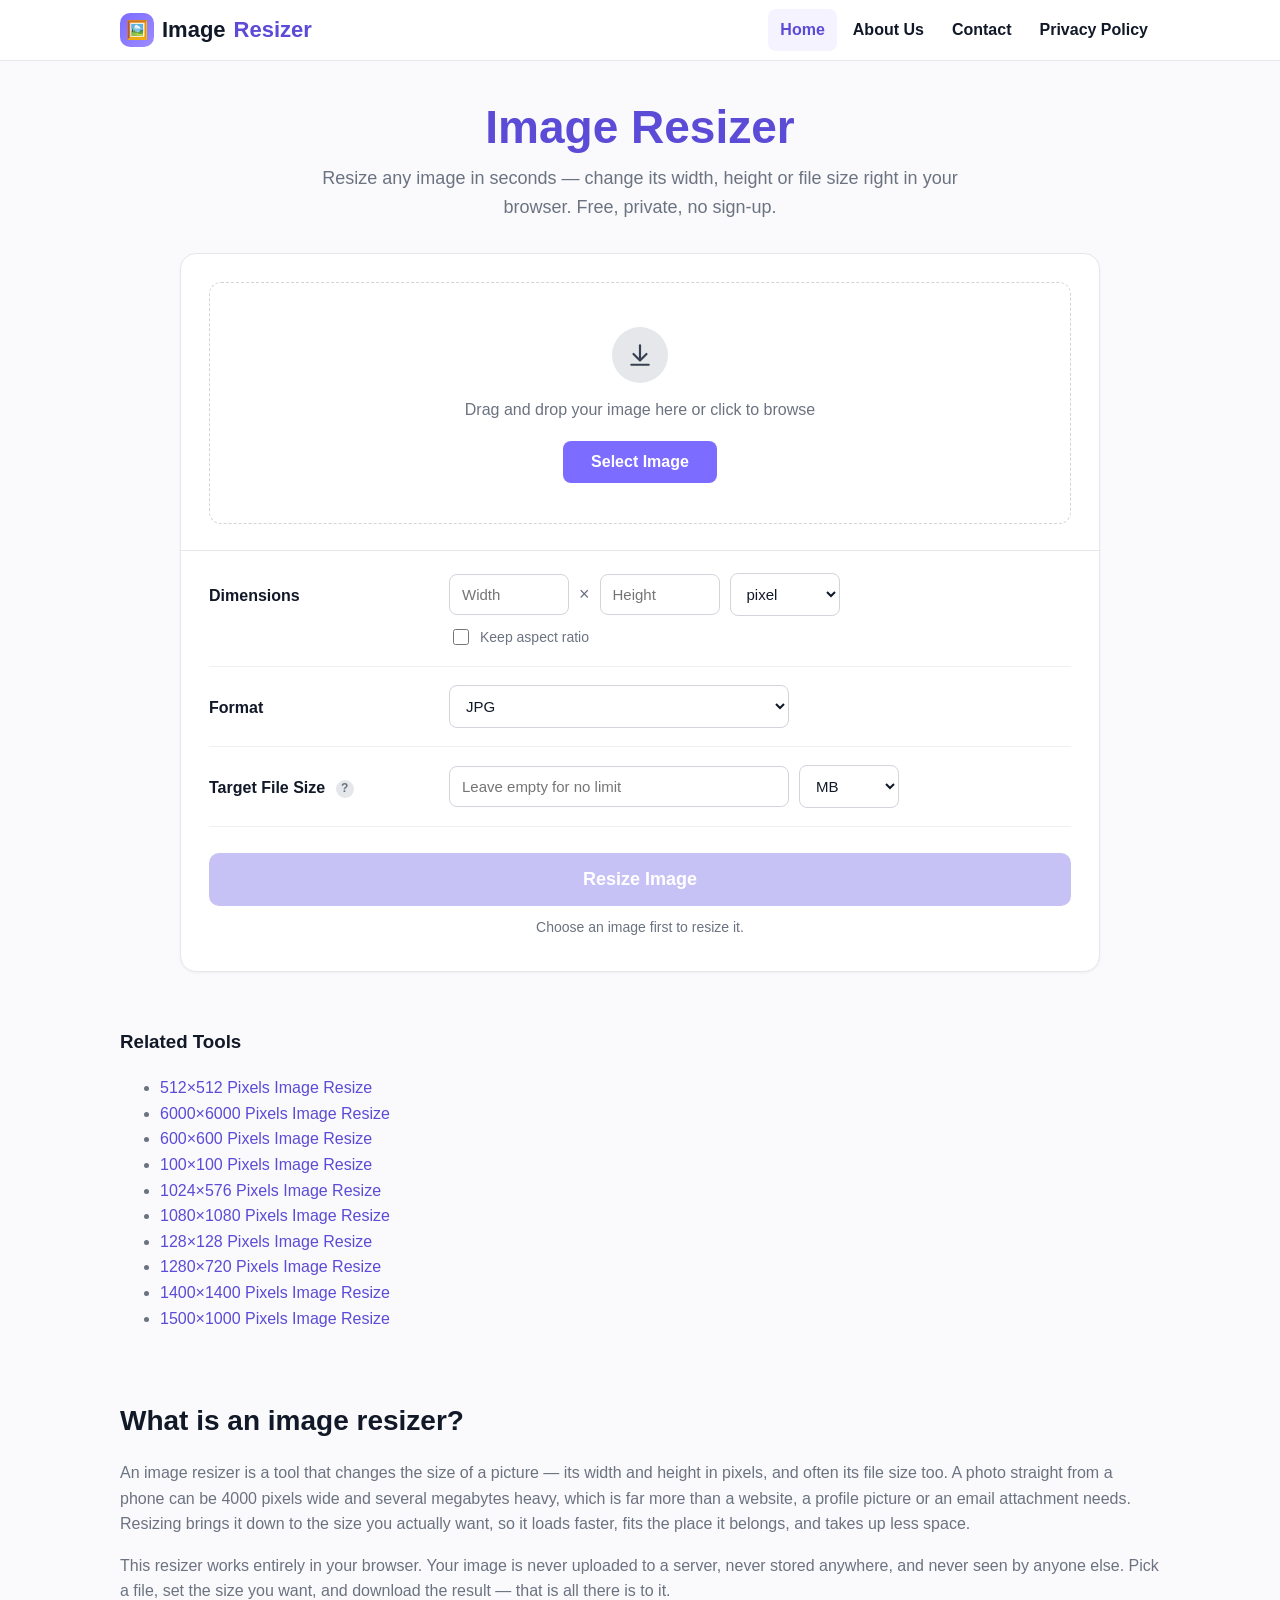
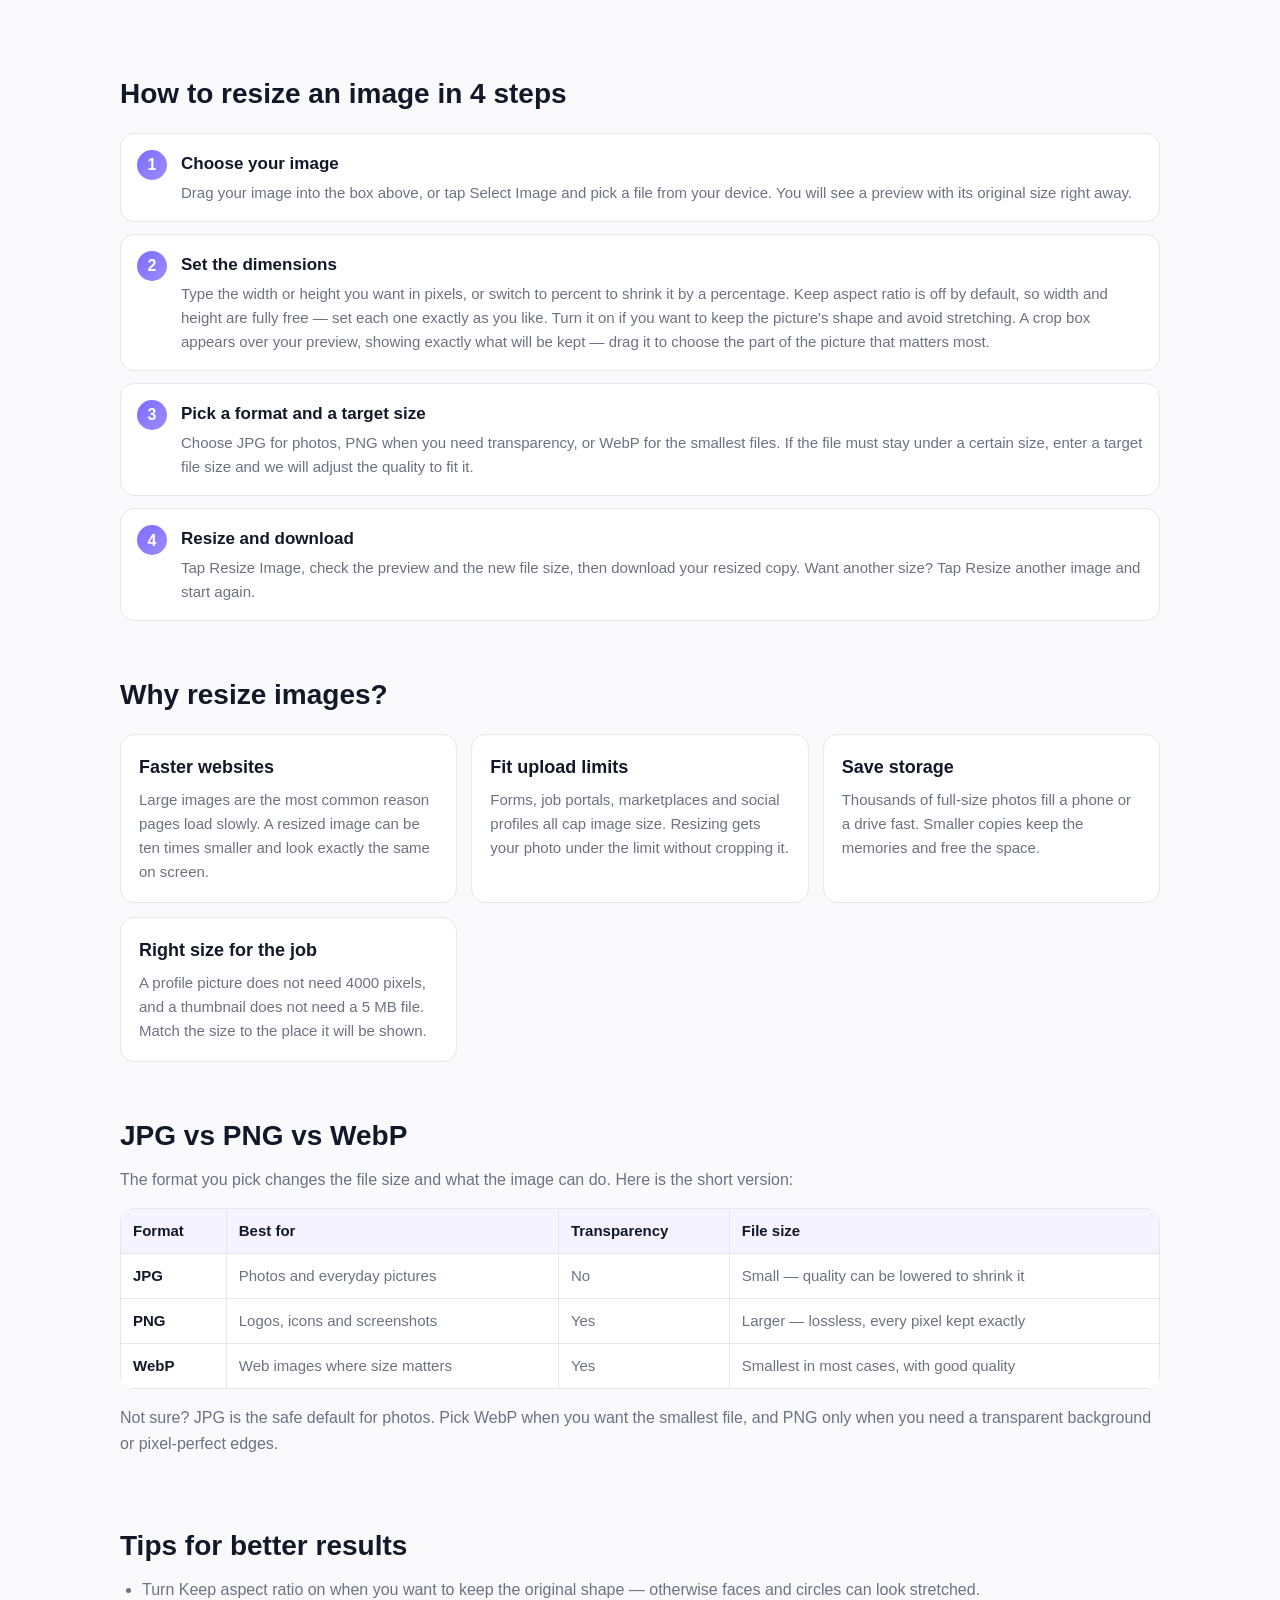
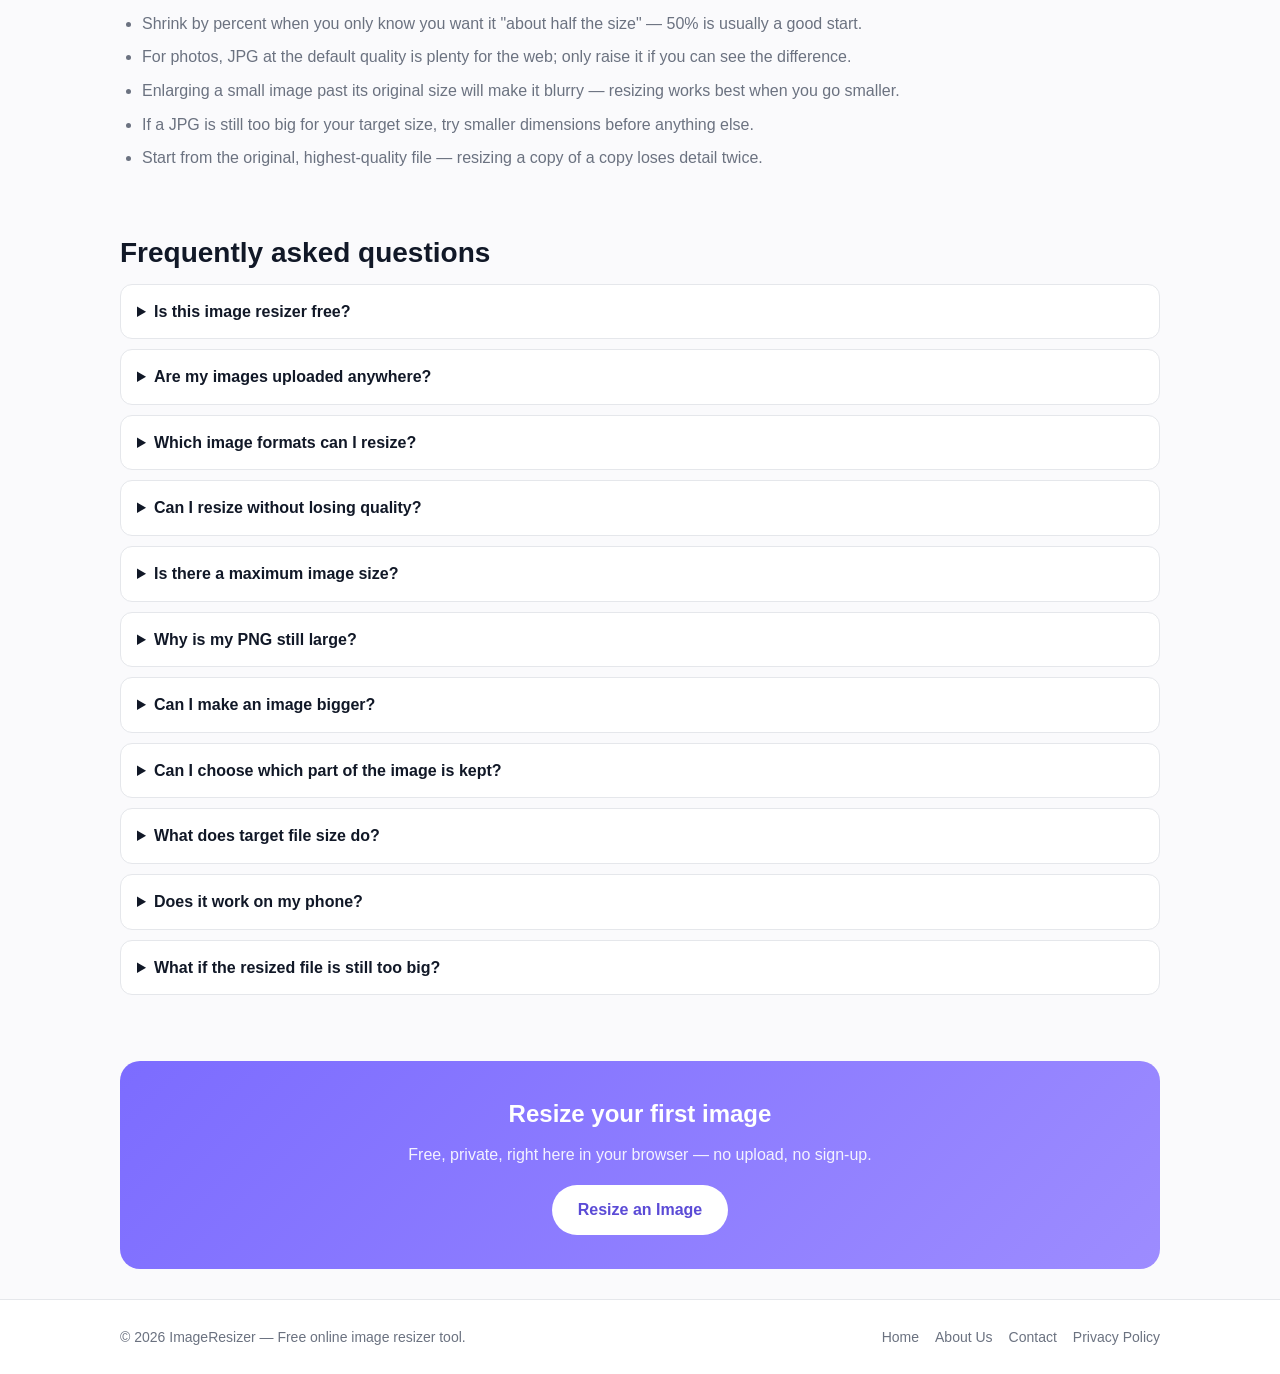
<file: index.html>
<!DOCTYPE html>
<html lang="en">
<head>
<meta charset="UTF-8">
<meta name="viewport" content="width=device-width, initial-scale=1.0">
<title>Image Resizer - Resize Images Online Free</title>
<meta name="description" content="Resize images online free — change width, height and format (JPG, PNG, WebP) and shrink file size right in your browser. Fast, private, no upload, no sign-up.">
<meta name="google-site-verification" content="_-BRUVU3ety-sxMiKPLYXIAc3S__Jb0sioMftiq5Fuo" />
<!-- Google tag (gtag.js) -->
<script async src="https://www.googletagmanager.com/gtag/js?id=G-L9E8XYBW71"></script>
<script>
  window.dataLayer = window.dataLayer || [];
  function gtag(){dataLayer.push(arguments);}
  gtag('js', new Date());
  gtag('config', 'G-L9E8XYBW71');
</script>
<meta name="keywords" content="image resizer, resize image, resize images online, image size reducer, jpg resizer, png resizer, webp resizer, compress image">
<link rel="canonical" href="https://simpleimageresizer.github.io/">
<meta property="og:title" content="Image Resizer - Resize Images Online Free">
<meta property="og:description" content="Resize images free in your browser — change dimensions, format and file size. No upload, no sign-up.">
<meta property="og:type" content="website">
<meta property="og:url" content="https://simpleimageresizer.github.io/">
<link rel="stylesheet" href="styles.css">
<link rel="icon" href="data:image/svg+xml,<svg xmlns='http://www.w3.org/2000/svg' viewBox='0 0 100 100'><text y='.9em' font-size='90'>🖼️</text></svg>">
</head>
<body>
<header class="site">
  <div class="wrap">
    <a class="logo" href="https://simpleimageresizer.github.io/"><span class="mark">🖼️</span>Image<b> Resizer</b></a>
    <button type="button" class="menu-btn" id="menuBtn" aria-label="Menu" aria-expanded="false"><span></span><span></span><span></span></button>
    <nav class="main">
      <a href="https://simpleimageresizer.github.io/" class="active">Home</a>
      <a href="about.html">About Us</a>
      <a href="contact.html">Contact</a>
      <a href="privacy-policy.html">Privacy Policy</a>
    </nav>
  </div>
</header>

<main class="wrap">
  <div class="hero">
    <h1>Image Resizer</h1>
    <p class="lede">Resize any image in seconds — change its width, height or file size right in your browser. Free, private, no sign-up.</p>
  </div>

  <!-- Image Resizer tool -->
  <div class="tool-card" id="tool">
    <div class="drop-zone" id="dropZone" tabindex="0" role="button" aria-label="Choose an image to resize">
      <span class="drop-icon">
        <svg width="26" height="26" viewBox="0 0 24 24" fill="none" stroke="#374151" stroke-width="2" stroke-linecap="round" stroke-linejoin="round" aria-hidden="true"><path d="M12 3v12"/><path d="M6 11l6 6 6-6"/><path d="M4 21h16"/></svg>
      </span>
      <p class="drop-text">Drag and drop your image here or click to browse</p>
      <button type="button" class="btn-purple" id="selectImageBtn">Select Image</button>
      <input type="file" id="fileInput" accept="image/*" hidden>
    </div>

    <div class="file-info" id="fileInfo">
      <img id="previewImg" alt="Your chosen image">
      <div>
        <div class="file-name" id="fileName"></div>
        <div class="file-meta" id="fileMeta"></div>
      </div>
    </div>

    <div class="crop-stage-wrap" id="cropStageWrap">
      <div class="crop-stage" id="cropStage">
        <img id="cropImg" alt="Image to crop" draggable="false">
        <div class="crop-box" id="cropBox">
          <span class="crop-handle tl"></span><span class="crop-handle tr"></span>
          <span class="crop-handle bl"></span><span class="crop-handle br"></span>
        </div>
      </div>
      <p class="crop-caption" id="cropCaption"></p>
    </div>

    <div class="tool-divider"></div>

    <div class="settings">
      <div class="setting-row">
        <label for="dimWidth">Dimensions</label>
        <div class="setting-controls">
          <div class="dim-inputs">
            <input type="number" id="dimWidth" placeholder="Width" min="1" aria-label="Width">
            <span class="times" aria-hidden="true">×</span>
            <input type="number" id="dimHeight" placeholder="Height" min="1" aria-label="Height">
            <select id="dimUnit" aria-label="Dimension unit">
              <option value="pixel" selected>pixel</option>
              <option value="percent">percent</option>
            </select>
          </div>
          <label class="keep-aspect"><input type="checkbox" id="keepAspect"> Keep aspect ratio</label>
        </div>
      </div>

      <div class="setting-row">
        <label for="formatSelect">Format</label>
        <div class="setting-controls">
          <select id="formatSelect" class="wide">
            <option value="jpg" selected>JPG</option>
            <option value="png">PNG</option>
            <option value="webp">WebP</option>
          </select>
        </div>
      </div>

      <div class="setting-row">
        <span class="setting-label">Target File Size
          <span class="help-icon" tabindex="0">?<span class="help-tip">Optional. We lower the quality just enough to get the file under this size. It works for JPG and WebP. PNG is lossless, so a target size does not apply to it.</span></span>
        </span>
        <div class="setting-controls">
          <div class="target-inputs">
            <input type="number" id="targetSize" placeholder="Leave empty for no limit" min="0" step="any" aria-label="Target file size">
            <select id="targetUnit" aria-label="Target file size unit">
              <option value="mb" selected>MB</option>
              <option value="kb">KB</option>
            </select>
          </div>
        </div>
      </div>
    </div>

    <div class="resize-action">
      <button type="button" class="btn-purple resize-btn" id="resizeBtn" disabled>Resize Image</button>
      <p class="resize-hint" id="resizeHint">Choose an image first to resize it.</p>
      <p class="error-box" id="errorBox" role="alert"></p>
    </div>

    <div class="result" id="resultBox">
      <h3>Your resized image</h3>
      <img id="resultImg" alt="Resized image">
      <p class="result-meta" id="resultDims"></p>
      <p class="result-note" id="resultNote"></p>
      <div class="result-actions">
        <button type="button" class="btn-purple" id="downloadBtn">Download</button>
        <button type="button" class="link-btn" id="againLink">Resize another image</button>
      </div>
    </div>
  </div>

  <section class="block related-tools">
    <h3>Related Tools</h3>
    <ul>
      <li><a href="512x512-pixels-image-resize.html">512×512 Pixels Image Resize</a></li>
      <li><a href="6000x6000-pixels-image-resize.html">6000×6000 Pixels Image Resize</a></li>
      <li><a href="600x600-pixels-image-resize.html">600×600 Pixels Image Resize</a></li>
      <li><a href="100x100-pixels-image-resize.html">100×100 Pixels Image Resize</a></li>
      <li><a href="1024x576-pixels-image-resize.html">1024×576 Pixels Image Resize</a></li>
      <li><a href="1080x1080-pixels-image-resize.html">1080×1080 Pixels Image Resize</a></li>
      <li><a href="128x128-pixels-image-resize.html">128×128 Pixels Image Resize</a></li>
      <li><a href="1280x720-pixels-image-resize.html">1280×720 Pixels Image Resize</a></li>
      <li><a href="1400x1400-pixels-image-resize.html">1400×1400 Pixels Image Resize</a></li>
      <li><a href="1500x1000-pixels-image-resize.html">1500×1000 Pixels Image Resize</a></li>
    </ul>
  </section>

  <section class="block">
    <h2>What is an image resizer?</h2>
    <p>An image resizer is a tool that changes the size of a picture — its width and height in pixels, and often its file size too. A photo straight from a phone can be 4000 pixels wide and several megabytes heavy, which is far more than a website, a profile picture or an email attachment needs. Resizing brings it down to the size you actually want, so it loads faster, fits the place it belongs, and takes up less space.</p>
    <p>This resizer works entirely in your browser. Your image is never uploaded to a server, never stored anywhere, and never seen by anyone else. Pick a file, set the size you want, and download the result — that is all there is to it.</p>
  </section>

  <section class="block">
    <h2>How to resize an image in 4 steps</h2>
    <ol class="steps">
      <li><h3>Choose your image</h3><p>Drag your image into the box above, or tap Select Image and pick a file from your device. You will see a preview with its original size right away.</p></li>
      <li><h3>Set the dimensions</h3><p>Type the width or height you want in pixels, or switch to percent to shrink it by a percentage. Keep aspect ratio is off by default, so width and height are fully free — set each one exactly as you like. Turn it on if you want to keep the picture's shape and avoid stretching. A crop box appears over your preview, showing exactly what will be kept — drag it to choose the part of the picture that matters most.</p></li>
      <li><h3>Pick a format and a target size</h3><p>Choose JPG for photos, PNG when you need transparency, or WebP for the smallest files. If the file must stay under a certain size, enter a target file size and we will adjust the quality to fit it.</p></li>
      <li><h3>Resize and download</h3><p>Tap Resize Image, check the preview and the new file size, then download your resized copy. Want another size? Tap Resize another image and start again.</p></li>
    </ol>
  </section>

  <section class="block">
    <h2>Why resize images?</h2>
    <div class="cards">
      <div class="card"><h3>Faster websites</h3><p>Large images are the most common reason pages load slowly. A resized image can be ten times smaller and look exactly the same on screen.</p></div>
      <div class="card"><h3>Fit upload limits</h3><p>Forms, job portals, marketplaces and social profiles all cap image size. Resizing gets your photo under the limit without cropping it.</p></div>
      <div class="card"><h3>Save storage</h3><p>Thousands of full-size photos fill a phone or a drive fast. Smaller copies keep the memories and free the space.</p></div>
      <div class="card"><h3>Right size for the job</h3><p>A profile picture does not need 4000 pixels, and a thumbnail does not need a 5 MB file. Match the size to the place it will be shown.</p></div>
    </div>
  </section>

  <section class="block">
    <h2>JPG vs PNG vs WebP</h2>
    <p class="intro">The format you pick changes the file size and what the image can do. Here is the short version:</p>
    <table class="compare">
      <tr><th>Format</th><th>Best for</th><th>Transparency</th><th>File size</th></tr>
      <tr><td>JPG</td><td>Photos and everyday pictures</td><td>No</td><td>Small — quality can be lowered to shrink it</td></tr>
      <tr><td>PNG</td><td>Logos, icons and screenshots</td><td>Yes</td><td>Larger — lossless, every pixel kept exactly</td></tr>
      <tr><td>WebP</td><td>Web images where size matters</td><td>Yes</td><td>Smallest in most cases, with good quality</td></tr>
    </table>
    <p>Not sure? JPG is the safe default for photos. Pick WebP when you want the smallest file, and PNG only when you need a transparent background or pixel-perfect edges.</p>
  </section>

  <section class="block">
    <h2>Tips for better results</h2>
    <ul class="tips">
      <li>Turn Keep aspect ratio on when you want to keep the original shape — otherwise faces and circles can look stretched.</li>
      <li>Shrink by percent when you only know you want it "about half the size" — 50% is usually a good start.</li>
      <li>For photos, JPG at the default quality is plenty for the web; only raise it if you can see the difference.</li>
      <li>Enlarging a small image past its original size will make it blurry — resizing works best when you go smaller.</li>
      <li>If a JPG is still too big for your target size, try smaller dimensions before anything else.</li>
      <li>Start from the original, highest-quality file — resizing a copy of a copy loses detail twice.</li>
    </ul>
  </section>

  <section class="block faq">
    <h2>Frequently asked questions</h2>
    <details><summary>Is this image resizer free?</summary>
    <p>Yes, completely free. There are no limits on how many images you resize, no account and no watermark on your pictures.</p></details>
    <details><summary>Are my images uploaded anywhere?</summary>
    <p>No. Everything happens on your own device, in your browser. Your image is never sent to a server, stored or shared — when you close the page, it is gone.</p></details>
    <details><summary>Which image formats can I resize?</summary>
    <p>You can open any common image your browser can read — JPG, PNG, WebP, GIF, BMP and more. The result is saved as JPG, PNG or WebP, whichever you pick.</p></details>
    <details><summary>Can I resize without losing quality?</summary>
    <p>Going smaller always keeps the picture looking sharp, because you are throwing away extra pixels, not inventing new ones. PNG is lossless, so it keeps every pixel exactly. JPG and WebP lose a little quality to save space, and the target file size option controls how much.</p></details>
    <details><summary>Is there a maximum image size?</summary>
    <p>You can resize images up to 8,000 pixels on the longest side. Very large files from modern phones work fine — your browser does the work, so a slow connection is never a problem.</p></details>
    <details><summary>Why is my PNG still large?</summary>
    <p>PNG is lossless, so it cannot trade quality for size the way JPG and WebP can. If you need a small file, switch the format to JPG or WebP and set a target file size.</p></details>
    <details><summary>Can I make an image bigger?</summary>
    <p>Yes — you can enter dimensions larger than the original, or a percent over 100%. But an enlarged image will look softer and blurrier than the original, because no new detail can be added.</p></details>
    <details><summary>Can I choose which part of the image is kept?</summary>
    <p>Yes. When you set dimensions with a different shape than your image, a crop box appears over the preview. Drag it to the part you want to keep — only that area is resized and downloaded. If you keep the original shape, the whole image is used and no crop is needed.</p></details>
    <details><summary>What does target file size do?</summary>
    <p>It is optional. If you set one, the tool lowers the JPG or WebP quality just enough to get the file under that size. If even the lowest quality is still over your target, it tells you so and gives you the smallest file it can make.</p></details>
    <details><summary>Does it work on my phone?</summary>
    <p>Yes. The tool works in any modern browser on phones, tablets, laptops and desktops — no app to install.</p></details>
    <details><summary>What if the resized file is still too big?</summary>
    <p>Try smaller dimensions first — halving the width and height cuts the file size far more than lowering quality. Switching from PNG to JPG or WebP helps too.</p></details>
  </section>

  <div class="cta">
    <h2>Resize your first image</h2>
    <p>Free, private, right here in your browser — no upload, no sign-up.</p>
    <a class="btn" href="#tool">Resize an Image</a>
  </div>
</main>

<footer class="site">
  <div class="wrap">
    <span>© 2026 ImageResizer — Free online image resizer tool.</span>
    <nav>
      <a href="https://simpleimageresizer.github.io/">Home</a>
      <a href="about.html">About Us</a>
      <a href="contact.html">Contact</a>
      <a href="privacy-policy.html">Privacy Policy</a>
    </nav>
  </div>
</footer>
<script src="app.js"></script>
</body>
</html>
</file>
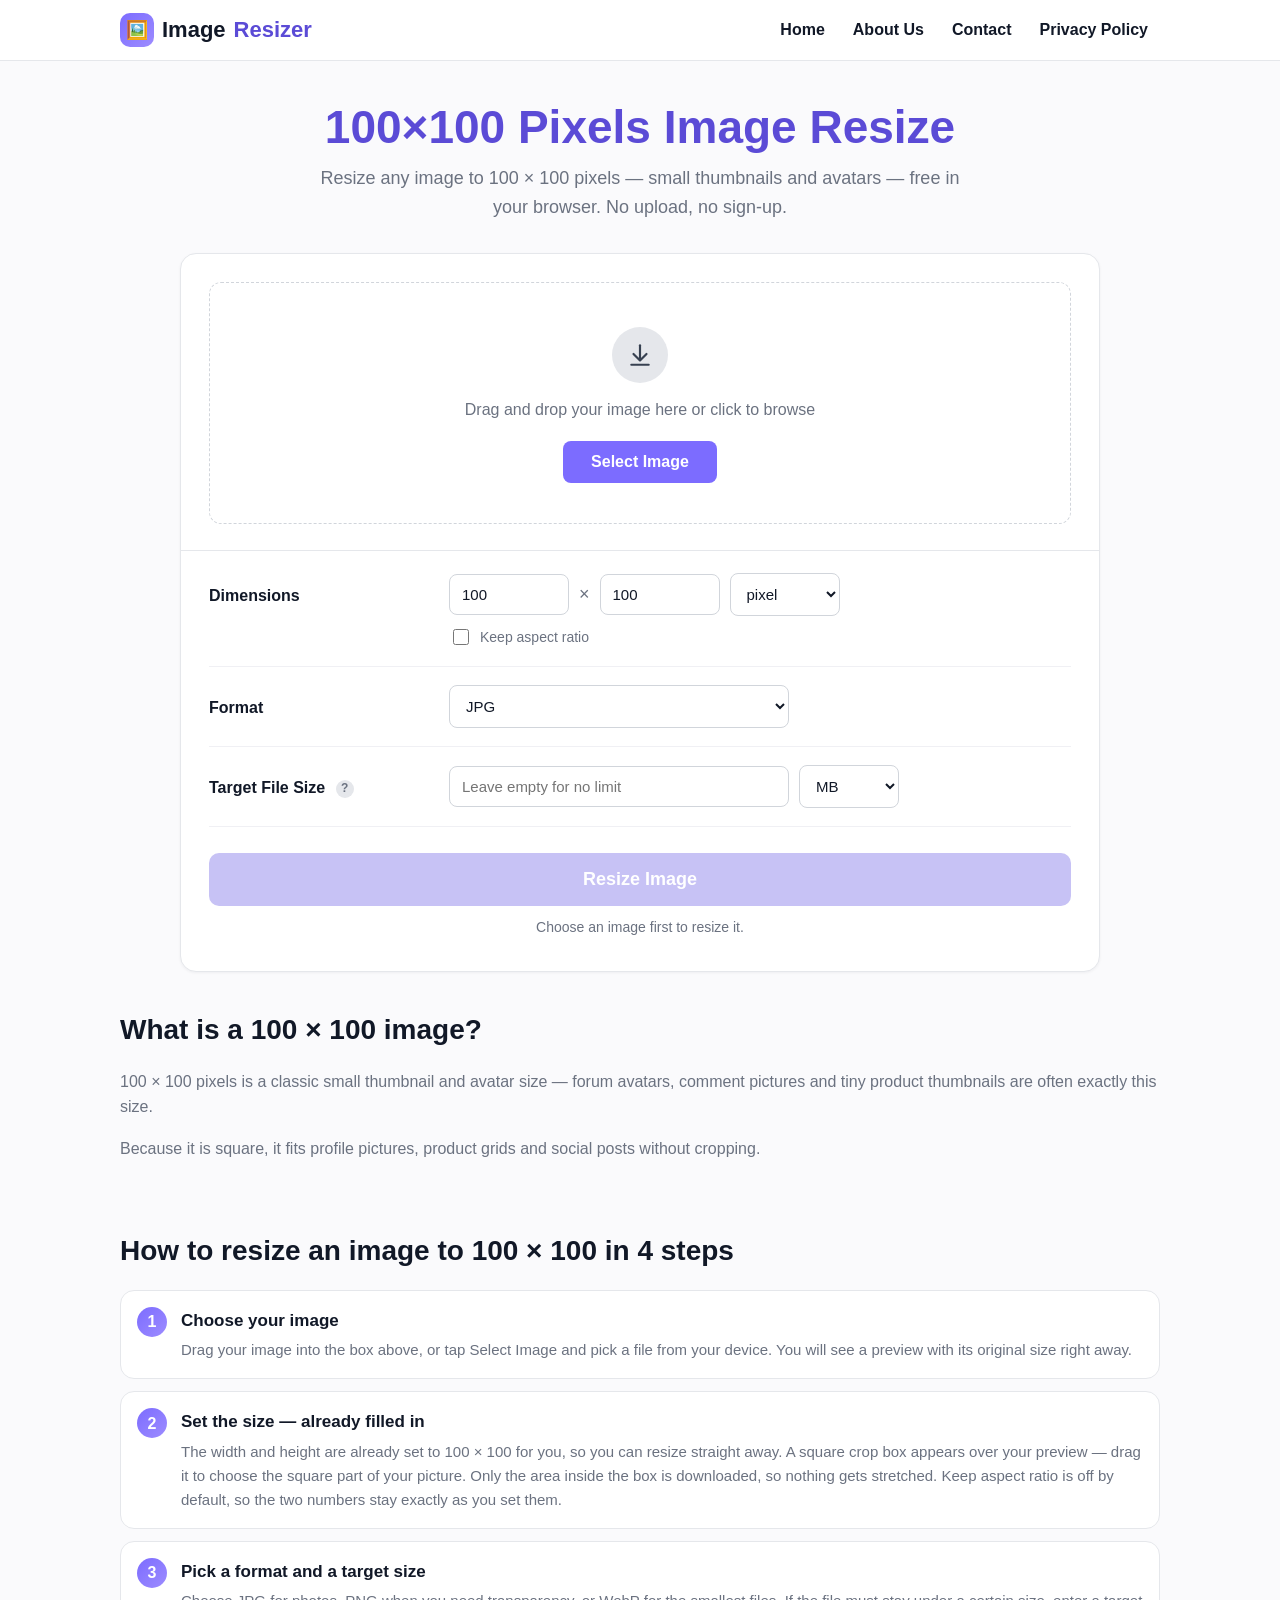
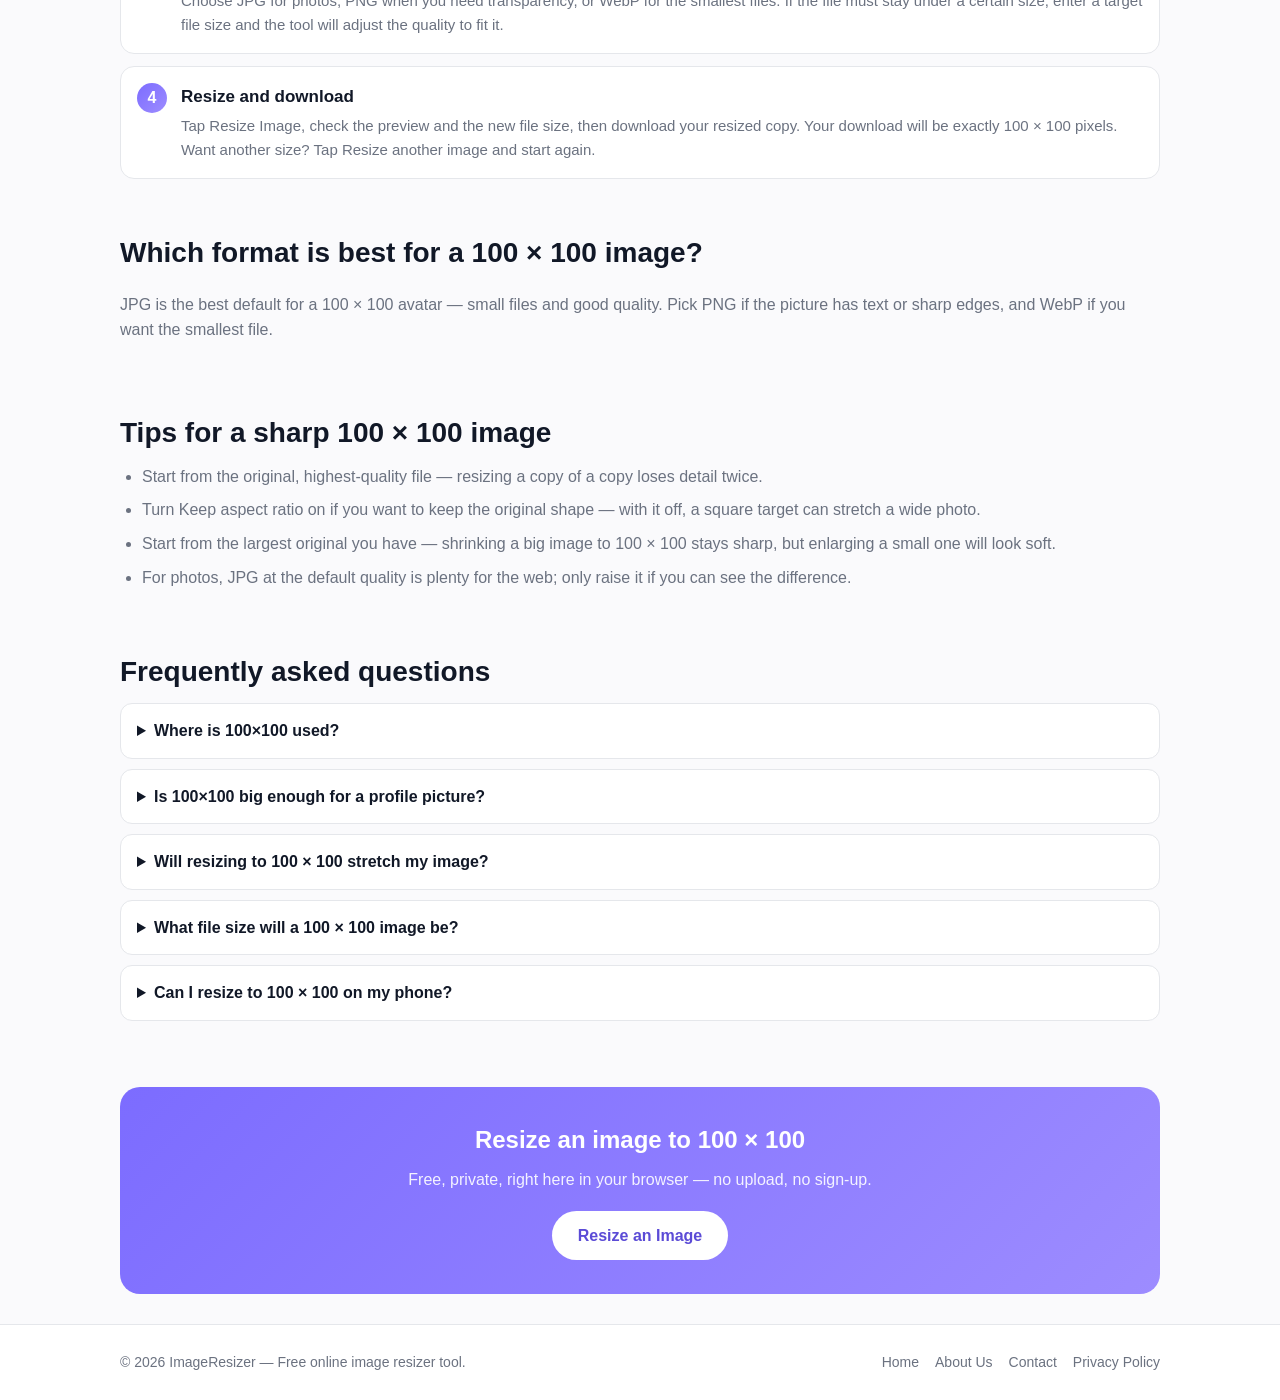
<file: 100x100-pixels-image-resize.html>
<!DOCTYPE html>
<html lang="en">
<head>
<meta charset="UTF-8">
<meta name="viewport" content="width=device-width, initial-scale=1.0">
<title>100×100 Pixels Image Resize - Resize Images Online Free</title>
<meta name="description" content="Resize any image to 100 × 100 pixels free — small thumbnails and avatars. Fast and private, right in your browser, no upload, no sign-up, no watermark.">
<meta name="google-site-verification" content="_-BRUVU3ety-sxMiKPLYXIAc3S__Jb0sioMftiq5Fuo" />
<!-- Google tag (gtag.js) -->
<script async src="https://www.googletagmanager.com/gtag/js?id=G-L9E8XYBW71"></script>
<script>
  window.dataLayer = window.dataLayer || [];
  function gtag(){dataLayer.push(arguments);}
  gtag('js', new Date());
  gtag('config', 'G-L9E8XYBW71');
</script>
<meta name="keywords" content="100x100 image resize, resize image to 100x100, 100x100 pixels, small thumbnails and avatars">
<link rel="canonical" href="https://simpleimageresizer.github.io/100x100-pixels-image-resize.html">
<meta property="og:title" content="100×100 Pixels Image Resize - Resize Images Online Free">
<meta property="og:description" content="Resize images to 100 × 100 px free in your browser — no upload, no sign-up.">
<meta property="og:type" content="website">
<meta property="og:url" content="https://simpleimageresizer.github.io/100x100-pixels-image-resize.html">
<link rel="stylesheet" href="styles.css">
<link rel="icon" href="data:image/svg+xml,<svg xmlns='http://www.w3.org/2000/svg' viewBox='0 0 100 100'><text y='.9em' font-size='90'>🖼️</text></svg>">
</head>
<body>
<header class="site">
  <div class="wrap">
    <a class="logo" href="https://simpleimageresizer.github.io/"><span class="mark">🖼️</span>Image<b> Resizer</b></a>
    <button type="button" class="menu-btn" id="menuBtn" aria-label="Menu" aria-expanded="false"><span></span><span></span><span></span></button>
    <nav class="main">
      <a href="https://simpleimageresizer.github.io/">Home</a>
      <a href="about.html">About Us</a>
      <a href="contact.html">Contact</a>
      <a href="privacy-policy.html">Privacy Policy</a>
    </nav>
  </div>
</header>

<main class="wrap">
  <div class="hero">
    <h1>100×100 Pixels Image Resize</h1>
    <p class="lede">Resize any image to 100 × 100 pixels — small thumbnails and avatars — free in your browser. No upload, no sign-up.</p>
  </div>

<div class="tool-card" id="tool">
    <div class="drop-zone" id="dropZone" tabindex="0" role="button" aria-label="Choose an image to resize">
      <span class="drop-icon">
        <svg width="26" height="26" viewBox="0 0 24 24" fill="none" stroke="#374151" stroke-width="2" stroke-linecap="round" stroke-linejoin="round" aria-hidden="true"><path d="M12 3v12"/><path d="M6 11l6 6 6-6"/><path d="M4 21h16"/></svg>
      </span>
      <p class="drop-text">Drag and drop your image here or click to browse</p>
      <button type="button" class="btn-purple" id="selectImageBtn">Select Image</button>
      <input type="file" id="fileInput" accept="image/*" hidden>
    </div>

    <div class="file-info" id="fileInfo">
      <img id="previewImg" alt="Your chosen image">
      <div>
        <div class="file-name" id="fileName"></div>
        <div class="file-meta" id="fileMeta"></div>
      </div>
    </div>

    <div class="crop-stage-wrap" id="cropStageWrap">
      <div class="crop-stage" id="cropStage">
        <img id="cropImg" alt="Image to crop" draggable="false">
        <div class="crop-box" id="cropBox">
          <span class="crop-handle tl"></span><span class="crop-handle tr"></span>
          <span class="crop-handle bl"></span><span class="crop-handle br"></span>
        </div>
      </div>
      <p class="crop-caption" id="cropCaption"></p>
    </div>

    <div class="tool-divider"></div>

    <div class="settings">
      <div class="setting-row">
        <label for="dimWidth">Dimensions</label>
        <div class="setting-controls">
          <div class="dim-inputs">
            <input type="number" id="dimWidth" placeholder="Width" value="100" min="1" aria-label="Width">
            <span class="times" aria-hidden="true">×</span>
            <input type="number" id="dimHeight" placeholder="Height" value="100" min="1" aria-label="Height">
            <select id="dimUnit" aria-label="Dimension unit">
              <option value="pixel" selected>pixel</option>
              <option value="percent">percent</option>
            </select>
          </div>
          <label class="keep-aspect"><input type="checkbox" id="keepAspect"> Keep aspect ratio</label>
        </div>
      </div>

      <div class="setting-row">
        <label for="formatSelect">Format</label>
        <div class="setting-controls">
          <select id="formatSelect" class="wide">
            <option value="jpg" selected>JPG</option>
            <option value="png">PNG</option>
            <option value="webp">WebP</option>
          </select>
        </div>
      </div>

      <div class="setting-row">
        <span class="setting-label">Target File Size
          <span class="help-icon" tabindex="0">?<span class="help-tip">Optional. We lower the quality just enough to get the file under this size. It works for JPG and WebP. PNG is lossless, so a target size does not apply to it.</span></span>
        </span>
        <div class="setting-controls">
          <div class="target-inputs">
            <input type="number" id="targetSize" placeholder="Leave empty for no limit" min="0" step="any" aria-label="Target file size">
            <select id="targetUnit" aria-label="Target file size unit">
              <option value="mb" selected>MB</option>
              <option value="kb">KB</option>
            </select>
          </div>
        </div>
      </div>
    </div>

    <div class="resize-action">
      <button type="button" class="btn-purple resize-btn" id="resizeBtn" disabled>Resize Image</button>
      <p class="resize-hint" id="resizeHint">Choose an image first to resize it.</p>
      <p class="error-box" id="errorBox" role="alert"></p>
    </div>

    <div class="result" id="resultBox">
      <h3>Your resized image</h3>
      <img id="resultImg" alt="Resized image">
      <p class="result-meta" id="resultDims"></p>
      <p class="result-note" id="resultNote"></p>
      <div class="result-actions">
        <button type="button" class="btn-purple" id="downloadBtn">Download</button>
        <button type="button" class="link-btn" id="againLink">Resize another image</button>
      </div>
    </div>
  </div>

  <section class="block">
    <h2>What is a 100 × 100 image?</h2>
    <p>100 × 100 pixels is a classic small thumbnail and avatar size — forum avatars, comment pictures and tiny product thumbnails are often exactly this size.</p>
    <p>Because it is square, it fits profile pictures, product grids and social posts without cropping.</p>
  </section>

  <section class="block">
    <h2>How to resize an image to 100 × 100 in 4 steps</h2>
    <ol class="steps">
      <li><h3>Choose your image</h3><p>Drag your image into the box above, or tap Select Image and pick a file from your device. You will see a preview with its original size right away.</p></li>
      <li><h3>Set the size — already filled in</h3><p>The width and height are already set to 100 × 100 for you, so you can resize straight away. A square crop box appears over your preview — drag it to choose the square part of your picture. Only the area inside the box is downloaded, so nothing gets stretched. Keep aspect ratio is off by default, so the two numbers stay exactly as you set them.</p></li>
      <li><h3>Pick a format and a target size</h3><p>Choose JPG for photos, PNG when you need transparency, or WebP for the smallest files. If the file must stay under a certain size, enter a target file size and the tool will adjust the quality to fit it.</p></li>
      <li><h3>Resize and download</h3><p>Tap Resize Image, check the preview and the new file size, then download your resized copy. Your download will be exactly 100 × 100 pixels. Want another size? Tap Resize another image and start again.</p></li>
    </ol>
  </section>

  <section class="block">
    <h2>Which format is best for a 100 × 100 image?</h2>
    <p>JPG is the best default for a 100 × 100 avatar — small files and good quality. Pick PNG if the picture has text or sharp edges, and WebP if you want the smallest file.</p>
  </section>

  <section class="block">
    <h2>Tips for a sharp 100 × 100 image</h2>
    <ul class="tips">
      <li>Start from the original, highest-quality file — resizing a copy of a copy loses detail twice.</li>
      <li>Turn Keep aspect ratio on if you want to keep the original shape — with it off, a square target can stretch a wide photo.</li>
      <li>Start from the largest original you have — shrinking a big image to 100 × 100 stays sharp, but enlarging a small one will look soft.</li>
      <li>For photos, JPG at the default quality is plenty for the web; only raise it if you can see the difference.</li>
    </ul>
  </section>

  <section class="block faq">
    <h2>Frequently asked questions</h2>
    <details><summary>Where is 100×100 used?</summary>
    <p>Forum avatars, comment pictures, small product thumbnails and app list icons are often exactly 100 × 100 pixels.</p></details>
    <details><summary>Is 100×100 big enough for a profile picture?</summary>
    <p>For a small avatar shown in a comment or a list, yes. For a full profile page photo, use 400 × 400 or larger.</p></details>
    <details><summary>Will resizing to 100 × 100 stretch my image?</summary>
    <p>No — when your image has a different shape, a crop box appears over the preview. Drag it to the part you want to keep, and the download is exactly 100 × 100 pixels with no stretching.</p></details>
    <details><summary>What file size will a 100 × 100 image be?</summary>
    <p>Very small — a 100 × 100 image is usually just a few kilobytes as a PNG, and even smaller as a JPG.</p></details>
    <details><summary>Can I resize to 100 × 100 on my phone?</summary>
    <p>Yes. The tool works in any modern browser on phones, tablets, laptops and desktops — no app to install.</p></details>
  </section>

  <div class="cta">
    <h2>Resize an image to 100 × 100</h2>
    <p>Free, private, right here in your browser — no upload, no sign-up.</p>
    <a class="btn" href="#tool">Resize an Image</a>
  </div>
</main>

<footer class="site">
  <div class="wrap">
    <span>© 2026 ImageResizer — Free online image resizer tool.</span>
    <nav>
      <a href="https://simpleimageresizer.github.io/">Home</a>
      <a href="about.html">About Us</a>
      <a href="contact.html">Contact</a>
      <a href="privacy-policy.html">Privacy Policy</a>
    </nav>
  </div>
</footer>
<script src="app.js"></script>
<script>
/* Dimension preset for this page: keep the tool set to 100 × 100. The tool
   fills the Width/Height fields with the uploaded image's own size, so
   this re-applies the page size (through the same input events app.js
   listens to) whenever an image is loaded, keeping the crop box at the
   page's aspect ratio. */
(function () {
  var PRESET_W = 100, PRESET_H = 100;
  var wEl = document.getElementById('dimWidth');
  var hEl = document.getElementById('dimHeight');
  var wrap = document.getElementById('cropStageWrap');
  if (!wEl || !hEl) return;
  function applyPreset() {
    wEl.value = PRESET_W;
    hEl.value = PRESET_H;
    wEl.dispatchEvent(new Event('input', { bubbles: true }));
    hEl.dispatchEvent(new Event('input', { bubbles: true }));
  }
  applyPreset();
  if (wrap && window.MutationObserver) {
    var shown = false;
    new MutationObserver(function () {
      var isShown = wrap.classList.contains('show');
      if (isShown && !shown) { shown = true; applyPreset(); }
      else if (!isShown) { shown = false; }
    }).observe(wrap, { attributes: true, attributeFilter: ['class'] });
  }
})();
</script>
</body>
</html>
</file>
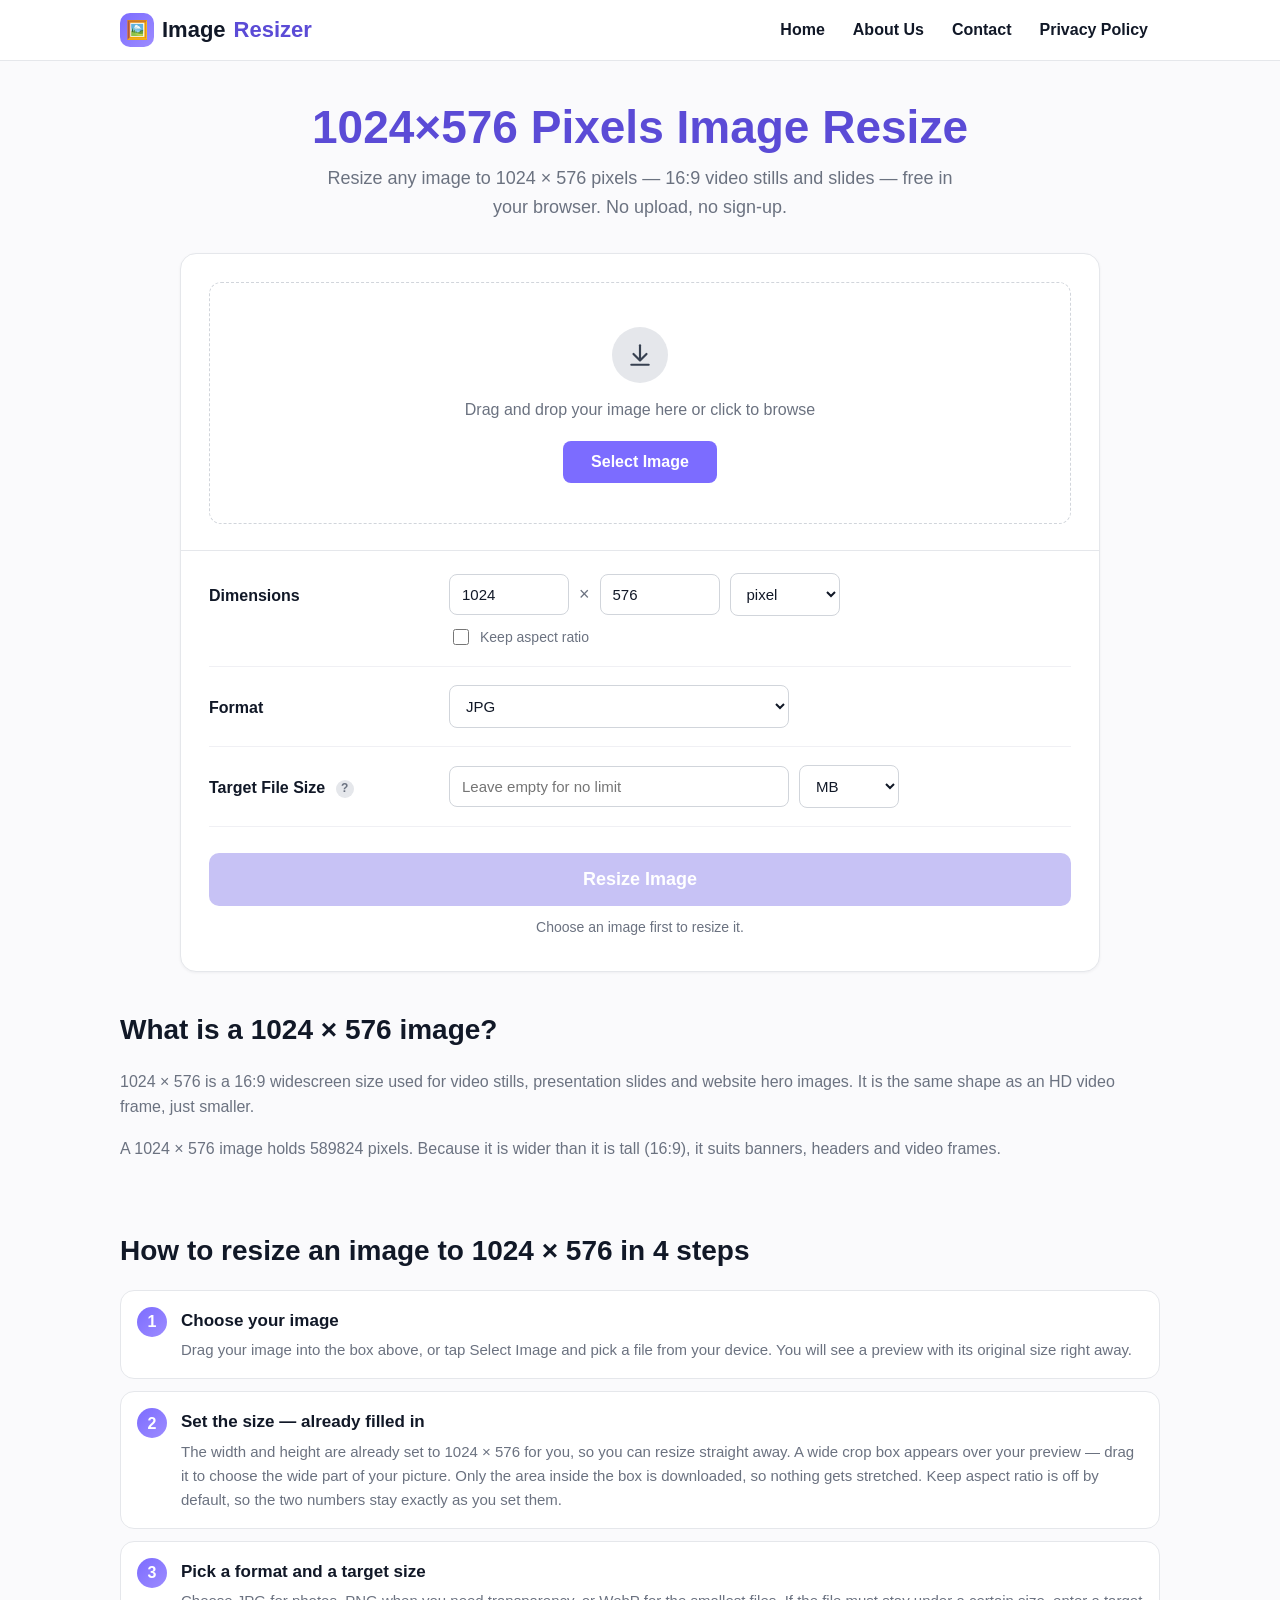
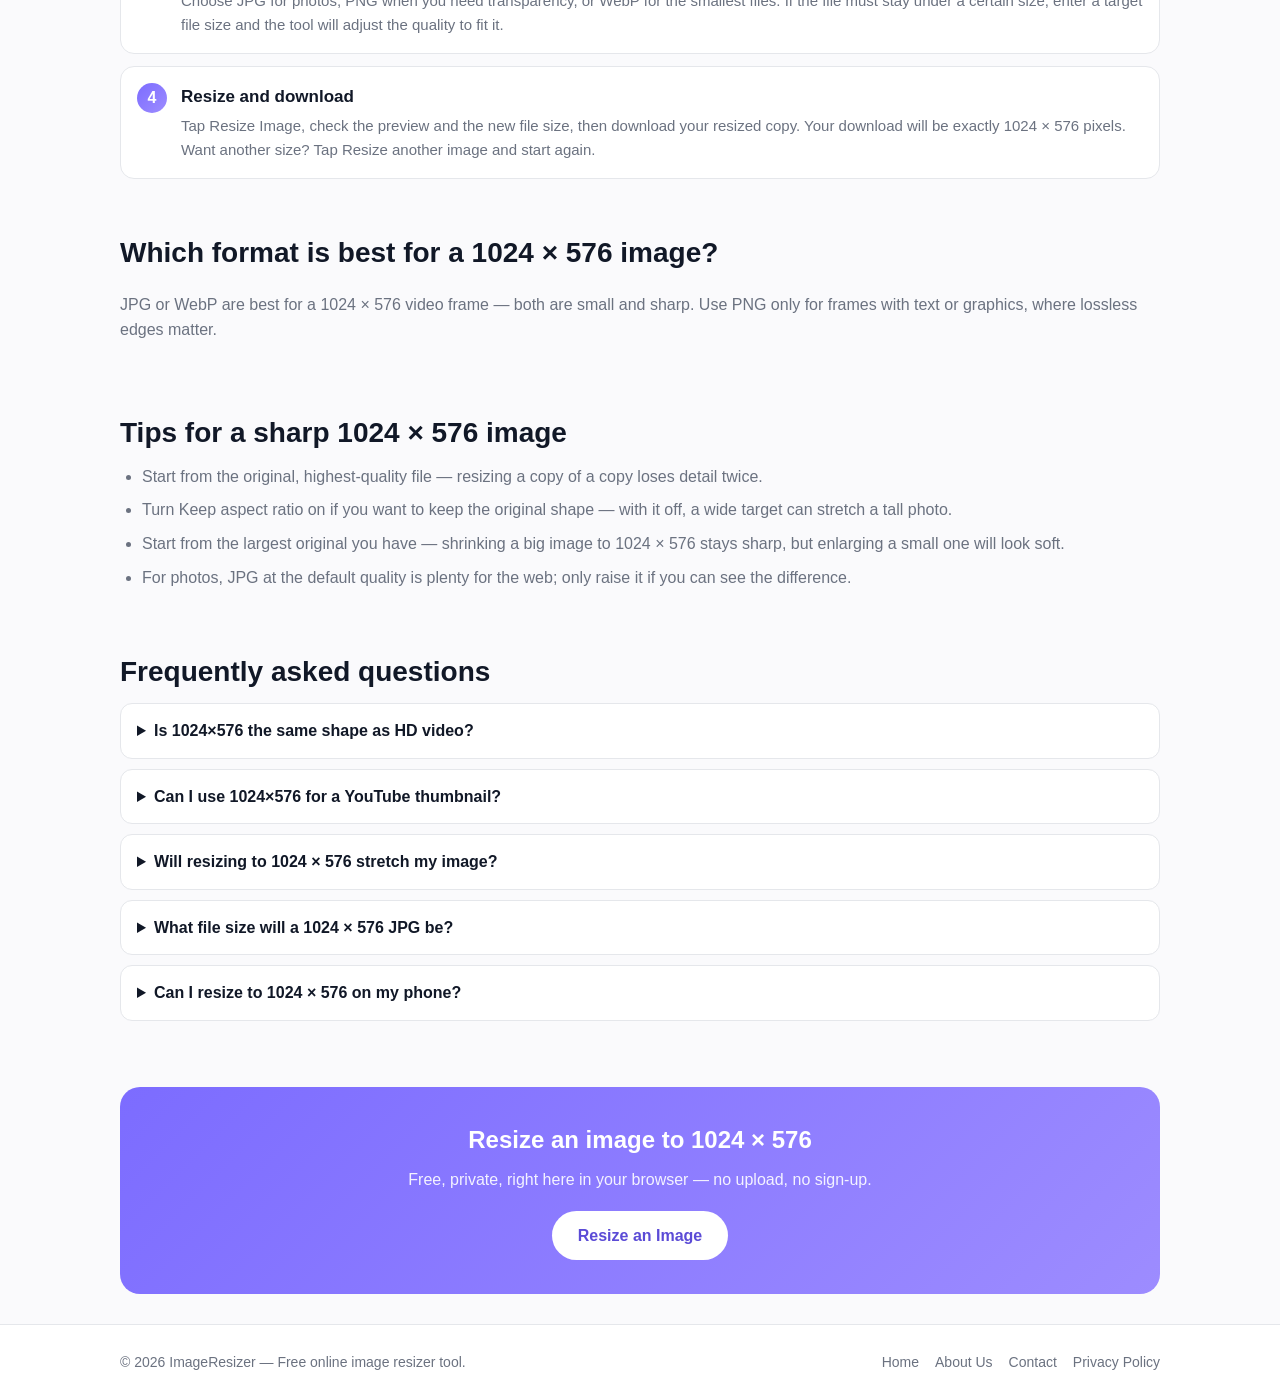
<file: 1024x576-pixels-image-resize.html>
<!DOCTYPE html>
<html lang="en">
<head>
<meta charset="UTF-8">
<meta name="viewport" content="width=device-width, initial-scale=1.0">
<title>1024×576 Pixels Image Resize - Resize Images Online Free</title>
<meta name="description" content="Resize any image to 1024 × 576 pixels free — 16:9 video stills and slides. Fast and private, right in your browser, no upload, no sign-up, no watermark.">
<meta name="google-site-verification" content="_-BRUVU3ety-sxMiKPLYXIAc3S__Jb0sioMftiq5Fuo" />
<!-- Google tag (gtag.js) -->
<script async src="https://www.googletagmanager.com/gtag/js?id=G-L9E8XYBW71"></script>
<script>
  window.dataLayer = window.dataLayer || [];
  function gtag(){dataLayer.push(arguments);}
  gtag('js', new Date());
  gtag('config', 'G-L9E8XYBW71');
</script>
<meta name="keywords" content="1024x576 image resize, resize image to 1024x576, 1024x576 pixels, 16:9 video stills and slides">
<link rel="canonical" href="https://simpleimageresizer.github.io/1024x576-pixels-image-resize.html">
<meta property="og:title" content="1024×576 Pixels Image Resize - Resize Images Online Free">
<meta property="og:description" content="Resize images to 1024 × 576 px free in your browser — no upload, no sign-up.">
<meta property="og:type" content="website">
<meta property="og:url" content="https://simpleimageresizer.github.io/1024x576-pixels-image-resize.html">
<link rel="stylesheet" href="styles.css">
<link rel="icon" href="data:image/svg+xml,<svg xmlns='http://www.w3.org/2000/svg' viewBox='0 0 100 100'><text y='.9em' font-size='90'>🖼️</text></svg>">
</head>
<body>
<header class="site">
  <div class="wrap">
    <a class="logo" href="https://simpleimageresizer.github.io/"><span class="mark">🖼️</span>Image<b> Resizer</b></a>
    <button type="button" class="menu-btn" id="menuBtn" aria-label="Menu" aria-expanded="false"><span></span><span></span><span></span></button>
    <nav class="main">
      <a href="https://simpleimageresizer.github.io/">Home</a>
      <a href="about.html">About Us</a>
      <a href="contact.html">Contact</a>
      <a href="privacy-policy.html">Privacy Policy</a>
    </nav>
  </div>
</header>

<main class="wrap">
  <div class="hero">
    <h1>1024×576 Pixels Image Resize</h1>
    <p class="lede">Resize any image to 1024 × 576 pixels — 16:9 video stills and slides — free in your browser. No upload, no sign-up.</p>
  </div>

<div class="tool-card" id="tool">
    <div class="drop-zone" id="dropZone" tabindex="0" role="button" aria-label="Choose an image to resize">
      <span class="drop-icon">
        <svg width="26" height="26" viewBox="0 0 24 24" fill="none" stroke="#374151" stroke-width="2" stroke-linecap="round" stroke-linejoin="round" aria-hidden="true"><path d="M12 3v12"/><path d="M6 11l6 6 6-6"/><path d="M4 21h16"/></svg>
      </span>
      <p class="drop-text">Drag and drop your image here or click to browse</p>
      <button type="button" class="btn-purple" id="selectImageBtn">Select Image</button>
      <input type="file" id="fileInput" accept="image/*" hidden>
    </div>

    <div class="file-info" id="fileInfo">
      <img id="previewImg" alt="Your chosen image">
      <div>
        <div class="file-name" id="fileName"></div>
        <div class="file-meta" id="fileMeta"></div>
      </div>
    </div>

    <div class="crop-stage-wrap" id="cropStageWrap">
      <div class="crop-stage" id="cropStage">
        <img id="cropImg" alt="Image to crop" draggable="false">
        <div class="crop-box" id="cropBox">
          <span class="crop-handle tl"></span><span class="crop-handle tr"></span>
          <span class="crop-handle bl"></span><span class="crop-handle br"></span>
        </div>
      </div>
      <p class="crop-caption" id="cropCaption"></p>
    </div>

    <div class="tool-divider"></div>

    <div class="settings">
      <div class="setting-row">
        <label for="dimWidth">Dimensions</label>
        <div class="setting-controls">
          <div class="dim-inputs">
            <input type="number" id="dimWidth" placeholder="Width" value="1024" min="1" aria-label="Width">
            <span class="times" aria-hidden="true">×</span>
            <input type="number" id="dimHeight" placeholder="Height" value="576" min="1" aria-label="Height">
            <select id="dimUnit" aria-label="Dimension unit">
              <option value="pixel" selected>pixel</option>
              <option value="percent">percent</option>
            </select>
          </div>
          <label class="keep-aspect"><input type="checkbox" id="keepAspect"> Keep aspect ratio</label>
        </div>
      </div>

      <div class="setting-row">
        <label for="formatSelect">Format</label>
        <div class="setting-controls">
          <select id="formatSelect" class="wide">
            <option value="jpg" selected>JPG</option>
            <option value="png">PNG</option>
            <option value="webp">WebP</option>
          </select>
        </div>
      </div>

      <div class="setting-row">
        <span class="setting-label">Target File Size
          <span class="help-icon" tabindex="0">?<span class="help-tip">Optional. We lower the quality just enough to get the file under this size. It works for JPG and WebP. PNG is lossless, so a target size does not apply to it.</span></span>
        </span>
        <div class="setting-controls">
          <div class="target-inputs">
            <input type="number" id="targetSize" placeholder="Leave empty for no limit" min="0" step="any" aria-label="Target file size">
            <select id="targetUnit" aria-label="Target file size unit">
              <option value="mb" selected>MB</option>
              <option value="kb">KB</option>
            </select>
          </div>
        </div>
      </div>
    </div>

    <div class="resize-action">
      <button type="button" class="btn-purple resize-btn" id="resizeBtn" disabled>Resize Image</button>
      <p class="resize-hint" id="resizeHint">Choose an image first to resize it.</p>
      <p class="error-box" id="errorBox" role="alert"></p>
    </div>

    <div class="result" id="resultBox">
      <h3>Your resized image</h3>
      <img id="resultImg" alt="Resized image">
      <p class="result-meta" id="resultDims"></p>
      <p class="result-note" id="resultNote"></p>
      <div class="result-actions">
        <button type="button" class="btn-purple" id="downloadBtn">Download</button>
        <button type="button" class="link-btn" id="againLink">Resize another image</button>
      </div>
    </div>
  </div>

  <section class="block">
    <h2>What is a 1024 × 576 image?</h2>
    <p>1024 × 576 is a 16:9 widescreen size used for video stills, presentation slides and website hero images. It is the same shape as an HD video frame, just smaller.</p>
    <p>A 1024 × 576 image holds 589824 pixels. Because it is wider than it is tall (16:9), it suits banners, headers and video frames.</p>
  </section>

  <section class="block">
    <h2>How to resize an image to 1024 × 576 in 4 steps</h2>
    <ol class="steps">
      <li><h3>Choose your image</h3><p>Drag your image into the box above, or tap Select Image and pick a file from your device. You will see a preview with its original size right away.</p></li>
      <li><h3>Set the size — already filled in</h3><p>The width and height are already set to 1024 × 576 for you, so you can resize straight away. A wide crop box appears over your preview — drag it to choose the wide part of your picture. Only the area inside the box is downloaded, so nothing gets stretched. Keep aspect ratio is off by default, so the two numbers stay exactly as you set them.</p></li>
      <li><h3>Pick a format and a target size</h3><p>Choose JPG for photos, PNG when you need transparency, or WebP for the smallest files. If the file must stay under a certain size, enter a target file size and the tool will adjust the quality to fit it.</p></li>
      <li><h3>Resize and download</h3><p>Tap Resize Image, check the preview and the new file size, then download your resized copy. Your download will be exactly 1024 × 576 pixels. Want another size? Tap Resize another image and start again.</p></li>
    </ol>
  </section>

  <section class="block">
    <h2>Which format is best for a 1024 × 576 image?</h2>
    <p>JPG or WebP are best for a 1024 × 576 video frame — both are small and sharp. Use PNG only for frames with text or graphics, where lossless edges matter.</p>
  </section>

  <section class="block">
    <h2>Tips for a sharp 1024 × 576 image</h2>
    <ul class="tips">
      <li>Start from the original, highest-quality file — resizing a copy of a copy loses detail twice.</li>
      <li>Turn Keep aspect ratio on if you want to keep the original shape — with it off, a wide target can stretch a tall photo.</li>
      <li>Start from the largest original you have — shrinking a big image to 1024 × 576 stays sharp, but enlarging a small one will look soft.</li>
      <li>For photos, JPG at the default quality is plenty for the web; only raise it if you can see the difference.</li>
    </ul>
  </section>

  <section class="block faq">
    <h2>Frequently asked questions</h2>
    <details><summary>Is 1024×576 the same shape as HD video?</summary>
    <p>Yes — 1024 × 576 is 16:9, the same widescreen shape as 720p and 1080p video, so it fits video players and slides without black bars.</p></details>
    <details><summary>Can I use 1024×576 for a YouTube thumbnail?</summary>
    <p>YouTube recommends 1280 × 720 for thumbnails. A 1024 × 576 image is the same shape but smaller, so it works — it just will not be quite as sharp.</p></details>
    <details><summary>Will resizing to 1024 × 576 stretch my image?</summary>
    <p>No — when your image has a different shape, a crop box appears over the preview. Drag it to the part you want to keep, and the download is exactly 1024 × 576 pixels with no stretching.</p></details>
    <details><summary>What file size will a 1024 × 576 JPG be?</summary>
    <p>It depends on the photo, but a 1024 × 576 JPG at good quality is roughly 88–176 KB. Setting a target file size will shrink it further if you need it smaller.</p></details>
    <details><summary>Can I resize to 1024 × 576 on my phone?</summary>
    <p>Yes. The tool works in any modern browser on phones, tablets, laptops and desktops — no app to install.</p></details>
  </section>

  <div class="cta">
    <h2>Resize an image to 1024 × 576</h2>
    <p>Free, private, right here in your browser — no upload, no sign-up.</p>
    <a class="btn" href="#tool">Resize an Image</a>
  </div>
</main>

<footer class="site">
  <div class="wrap">
    <span>© 2026 ImageResizer — Free online image resizer tool.</span>
    <nav>
      <a href="https://simpleimageresizer.github.io/">Home</a>
      <a href="about.html">About Us</a>
      <a href="contact.html">Contact</a>
      <a href="privacy-policy.html">Privacy Policy</a>
    </nav>
  </div>
</footer>
<script src="app.js"></script>
<script>
/* Dimension preset for this page: keep the tool set to 1024 × 576. The tool
   fills the Width/Height fields with the uploaded image's own size, so
   this re-applies the page size (through the same input events app.js
   listens to) whenever an image is loaded, keeping the crop box at the
   page's aspect ratio. */
(function () {
  var PRESET_W = 1024, PRESET_H = 576;
  var wEl = document.getElementById('dimWidth');
  var hEl = document.getElementById('dimHeight');
  var wrap = document.getElementById('cropStageWrap');
  if (!wEl || !hEl) return;
  function applyPreset() {
    wEl.value = PRESET_W;
    hEl.value = PRESET_H;
    wEl.dispatchEvent(new Event('input', { bubbles: true }));
    hEl.dispatchEvent(new Event('input', { bubbles: true }));
  }
  applyPreset();
  if (wrap && window.MutationObserver) {
    var shown = false;
    new MutationObserver(function () {
      var isShown = wrap.classList.contains('show');
      if (isShown && !shown) { shown = true; applyPreset(); }
      else if (!isShown) { shown = false; }
    }).observe(wrap, { attributes: true, attributeFilter: ['class'] });
  }
})();
</script>
</body>
</html>
</file>
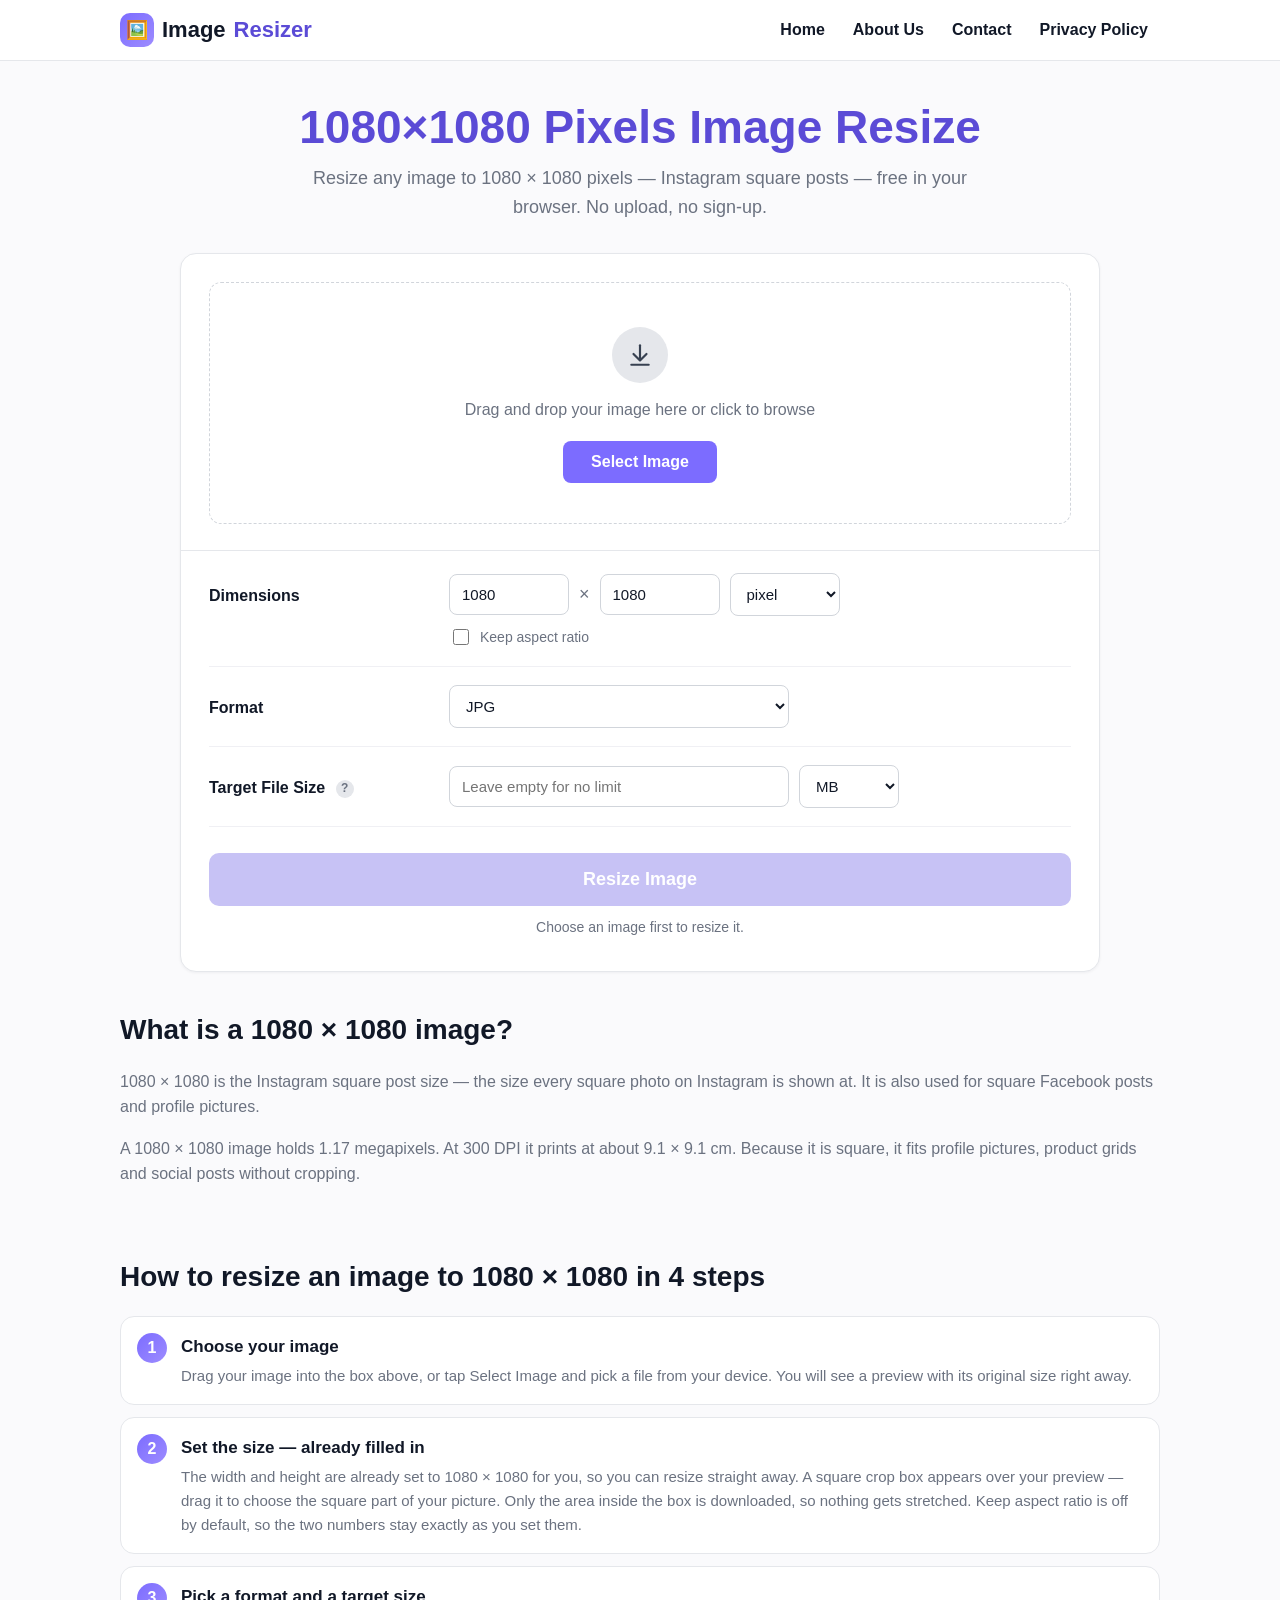
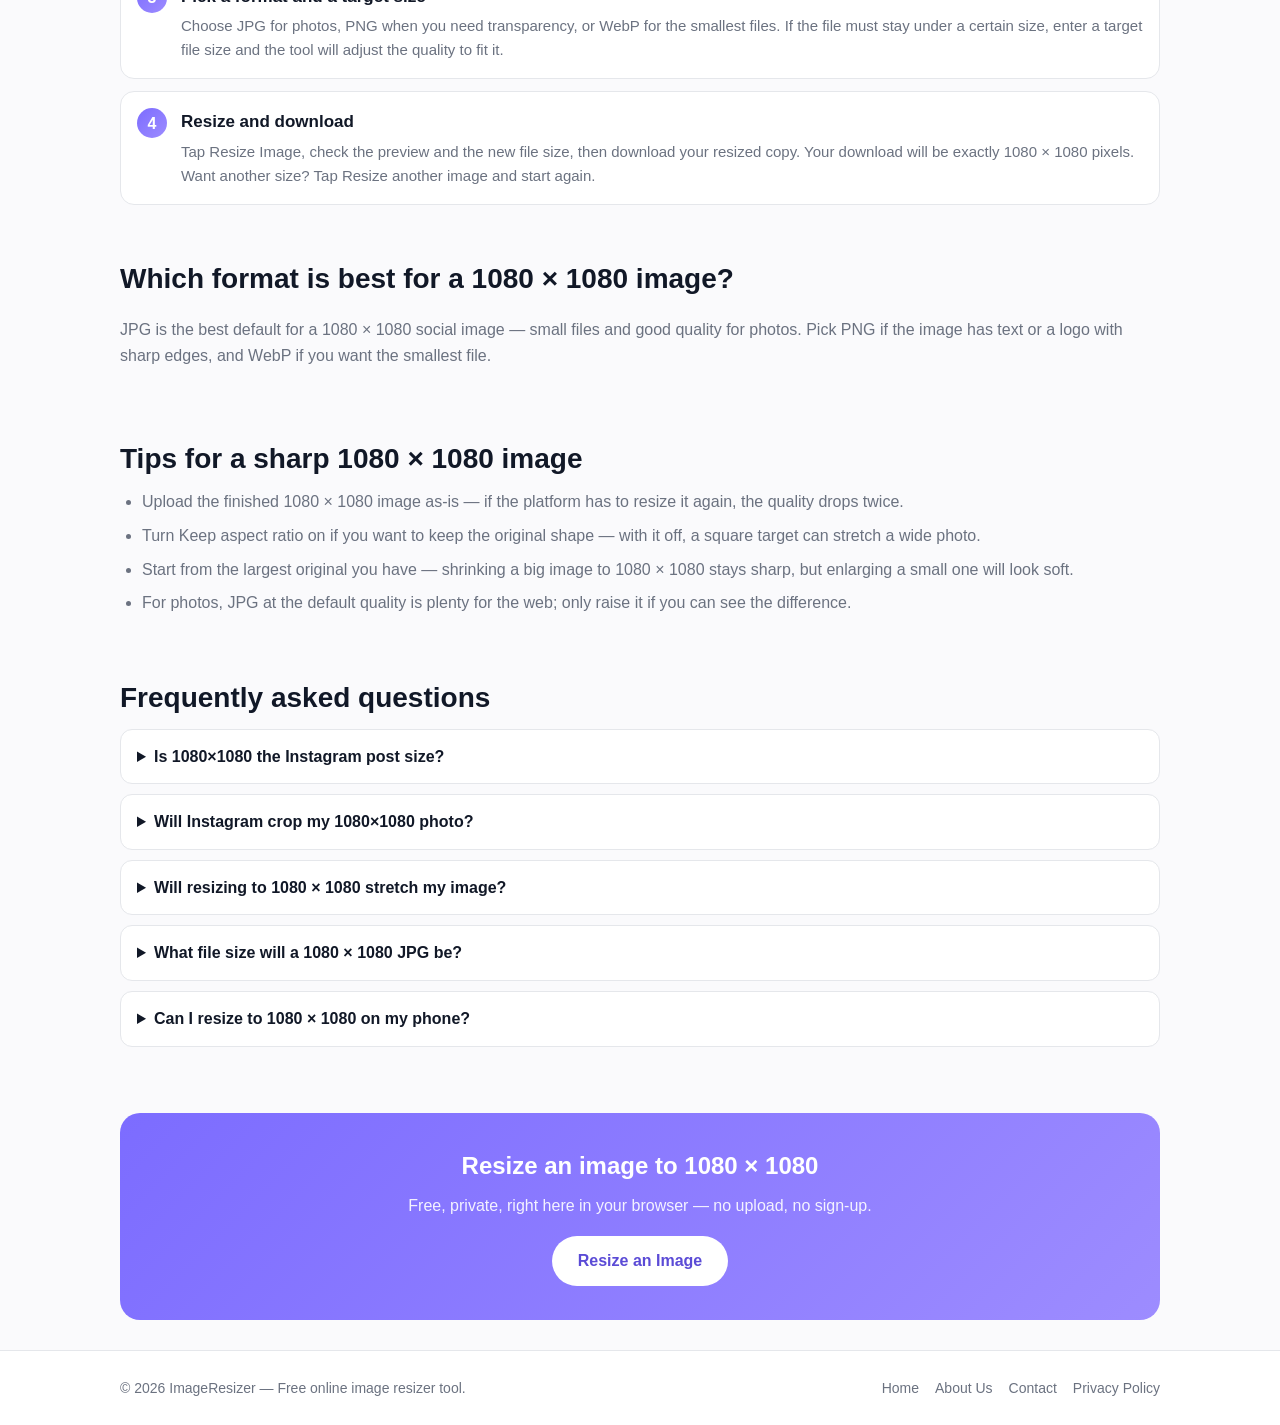
<file: 1080x1080-pixels-image-resize.html>
<!DOCTYPE html>
<html lang="en">
<head>
<meta charset="UTF-8">
<meta name="viewport" content="width=device-width, initial-scale=1.0">
<title>1080×1080 Pixels Image Resize - Resize Images Online Free</title>
<meta name="description" content="Resize any image to 1080 × 1080 pixels free — Instagram square posts. Fast and private, right in your browser, no upload, no sign-up, no watermark.">
<meta name="google-site-verification" content="_-BRUVU3ety-sxMiKPLYXIAc3S__Jb0sioMftiq5Fuo" />
<!-- Google tag (gtag.js) -->
<script async src="https://www.googletagmanager.com/gtag/js?id=G-L9E8XYBW71"></script>
<script>
  window.dataLayer = window.dataLayer || [];
  function gtag(){dataLayer.push(arguments);}
  gtag('js', new Date());
  gtag('config', 'G-L9E8XYBW71');
</script>
<meta name="keywords" content="1080x1080 image resize, resize image to 1080x1080, 1080x1080 pixels, Instagram square posts">
<link rel="canonical" href="https://simpleimageresizer.github.io/1080x1080-pixels-image-resize.html">
<meta property="og:title" content="1080×1080 Pixels Image Resize - Resize Images Online Free">
<meta property="og:description" content="Resize images to 1080 × 1080 px free in your browser — no upload, no sign-up.">
<meta property="og:type" content="website">
<meta property="og:url" content="https://simpleimageresizer.github.io/1080x1080-pixels-image-resize.html">
<link rel="stylesheet" href="styles.css">
<link rel="icon" href="data:image/svg+xml,<svg xmlns='http://www.w3.org/2000/svg' viewBox='0 0 100 100'><text y='.9em' font-size='90'>🖼️</text></svg>">
</head>
<body>
<header class="site">
  <div class="wrap">
    <a class="logo" href="https://simpleimageresizer.github.io/"><span class="mark">🖼️</span>Image<b> Resizer</b></a>
    <button type="button" class="menu-btn" id="menuBtn" aria-label="Menu" aria-expanded="false"><span></span><span></span><span></span></button>
    <nav class="main">
      <a href="https://simpleimageresizer.github.io/">Home</a>
      <a href="about.html">About Us</a>
      <a href="contact.html">Contact</a>
      <a href="privacy-policy.html">Privacy Policy</a>
    </nav>
  </div>
</header>

<main class="wrap">
  <div class="hero">
    <h1>1080×1080 Pixels Image Resize</h1>
    <p class="lede">Resize any image to 1080 × 1080 pixels — Instagram square posts — free in your browser. No upload, no sign-up.</p>
  </div>

<div class="tool-card" id="tool">
    <div class="drop-zone" id="dropZone" tabindex="0" role="button" aria-label="Choose an image to resize">
      <span class="drop-icon">
        <svg width="26" height="26" viewBox="0 0 24 24" fill="none" stroke="#374151" stroke-width="2" stroke-linecap="round" stroke-linejoin="round" aria-hidden="true"><path d="M12 3v12"/><path d="M6 11l6 6 6-6"/><path d="M4 21h16"/></svg>
      </span>
      <p class="drop-text">Drag and drop your image here or click to browse</p>
      <button type="button" class="btn-purple" id="selectImageBtn">Select Image</button>
      <input type="file" id="fileInput" accept="image/*" hidden>
    </div>

    <div class="file-info" id="fileInfo">
      <img id="previewImg" alt="Your chosen image">
      <div>
        <div class="file-name" id="fileName"></div>
        <div class="file-meta" id="fileMeta"></div>
      </div>
    </div>

    <div class="crop-stage-wrap" id="cropStageWrap">
      <div class="crop-stage" id="cropStage">
        <img id="cropImg" alt="Image to crop" draggable="false">
        <div class="crop-box" id="cropBox">
          <span class="crop-handle tl"></span><span class="crop-handle tr"></span>
          <span class="crop-handle bl"></span><span class="crop-handle br"></span>
        </div>
      </div>
      <p class="crop-caption" id="cropCaption"></p>
    </div>

    <div class="tool-divider"></div>

    <div class="settings">
      <div class="setting-row">
        <label for="dimWidth">Dimensions</label>
        <div class="setting-controls">
          <div class="dim-inputs">
            <input type="number" id="dimWidth" placeholder="Width" value="1080" min="1" aria-label="Width">
            <span class="times" aria-hidden="true">×</span>
            <input type="number" id="dimHeight" placeholder="Height" value="1080" min="1" aria-label="Height">
            <select id="dimUnit" aria-label="Dimension unit">
              <option value="pixel" selected>pixel</option>
              <option value="percent">percent</option>
            </select>
          </div>
          <label class="keep-aspect"><input type="checkbox" id="keepAspect"> Keep aspect ratio</label>
        </div>
      </div>

      <div class="setting-row">
        <label for="formatSelect">Format</label>
        <div class="setting-controls">
          <select id="formatSelect" class="wide">
            <option value="jpg" selected>JPG</option>
            <option value="png">PNG</option>
            <option value="webp">WebP</option>
          </select>
        </div>
      </div>

      <div class="setting-row">
        <span class="setting-label">Target File Size
          <span class="help-icon" tabindex="0">?<span class="help-tip">Optional. We lower the quality just enough to get the file under this size. It works for JPG and WebP. PNG is lossless, so a target size does not apply to it.</span></span>
        </span>
        <div class="setting-controls">
          <div class="target-inputs">
            <input type="number" id="targetSize" placeholder="Leave empty for no limit" min="0" step="any" aria-label="Target file size">
            <select id="targetUnit" aria-label="Target file size unit">
              <option value="mb" selected>MB</option>
              <option value="kb">KB</option>
            </select>
          </div>
        </div>
      </div>
    </div>

    <div class="resize-action">
      <button type="button" class="btn-purple resize-btn" id="resizeBtn" disabled>Resize Image</button>
      <p class="resize-hint" id="resizeHint">Choose an image first to resize it.</p>
      <p class="error-box" id="errorBox" role="alert"></p>
    </div>

    <div class="result" id="resultBox">
      <h3>Your resized image</h3>
      <img id="resultImg" alt="Resized image">
      <p class="result-meta" id="resultDims"></p>
      <p class="result-note" id="resultNote"></p>
      <div class="result-actions">
        <button type="button" class="btn-purple" id="downloadBtn">Download</button>
        <button type="button" class="link-btn" id="againLink">Resize another image</button>
      </div>
    </div>
  </div>

  <section class="block">
    <h2>What is a 1080 × 1080 image?</h2>
    <p>1080 × 1080 is the Instagram square post size — the size every square photo on Instagram is shown at. It is also used for square Facebook posts and profile pictures.</p>
    <p>A 1080 × 1080 image holds 1.17 megapixels. At 300 DPI it prints at about 9.1 × 9.1 cm. Because it is square, it fits profile pictures, product grids and social posts without cropping.</p>
  </section>

  <section class="block">
    <h2>How to resize an image to 1080 × 1080 in 4 steps</h2>
    <ol class="steps">
      <li><h3>Choose your image</h3><p>Drag your image into the box above, or tap Select Image and pick a file from your device. You will see a preview with its original size right away.</p></li>
      <li><h3>Set the size — already filled in</h3><p>The width and height are already set to 1080 × 1080 for you, so you can resize straight away. A square crop box appears over your preview — drag it to choose the square part of your picture. Only the area inside the box is downloaded, so nothing gets stretched. Keep aspect ratio is off by default, so the two numbers stay exactly as you set them.</p></li>
      <li><h3>Pick a format and a target size</h3><p>Choose JPG for photos, PNG when you need transparency, or WebP for the smallest files. If the file must stay under a certain size, enter a target file size and the tool will adjust the quality to fit it.</p></li>
      <li><h3>Resize and download</h3><p>Tap Resize Image, check the preview and the new file size, then download your resized copy. Your download will be exactly 1080 × 1080 pixels. Want another size? Tap Resize another image and start again.</p></li>
    </ol>
  </section>

  <section class="block">
    <h2>Which format is best for a 1080 × 1080 image?</h2>
    <p>JPG is the best default for a 1080 × 1080 social image — small files and good quality for photos. Pick PNG if the image has text or a logo with sharp edges, and WebP if you want the smallest file.</p>
  </section>

  <section class="block">
    <h2>Tips for a sharp 1080 × 1080 image</h2>
    <ul class="tips">
      <li>Upload the finished 1080 × 1080 image as-is — if the platform has to resize it again, the quality drops twice.</li>
      <li>Turn Keep aspect ratio on if you want to keep the original shape — with it off, a square target can stretch a wide photo.</li>
      <li>Start from the largest original you have — shrinking a big image to 1080 × 1080 stays sharp, but enlarging a small one will look soft.</li>
      <li>For photos, JPG at the default quality is plenty for the web; only raise it if you can see the difference.</li>
    </ul>
  </section>

  <section class="block faq">
    <h2>Frequently asked questions</h2>
    <details><summary>Is 1080×1080 the Instagram post size?</summary>
    <p>Yes — Instagram shows square posts at 1080 × 1080 pixels, so resizing to exactly this size means Instagram will not crop or stretch your photo.</p></details>
    <details><summary>Will Instagram crop my 1080×1080 photo?</summary>
    <p>No. A square post at 1080 × 1080 is shown as-is. Only photos with a different shape get cropped.</p></details>
    <details><summary>Will resizing to 1080 × 1080 stretch my image?</summary>
    <p>No — when your image has a different shape, a crop box appears over the preview. Drag it to the part you want to keep, and the download is exactly 1080 × 1080 pixels with no stretching.</p></details>
    <details><summary>What file size will a 1080 × 1080 JPG be?</summary>
    <p>It depends on the photo, but a 1080 × 1080 JPG at good quality is roughly 174–348 KB. Setting a target file size will shrink it further if you need it smaller.</p></details>
    <details><summary>Can I resize to 1080 × 1080 on my phone?</summary>
    <p>Yes. The tool works in any modern browser on phones, tablets, laptops and desktops — no app to install.</p></details>
  </section>

  <div class="cta">
    <h2>Resize an image to 1080 × 1080</h2>
    <p>Free, private, right here in your browser — no upload, no sign-up.</p>
    <a class="btn" href="#tool">Resize an Image</a>
  </div>
</main>

<footer class="site">
  <div class="wrap">
    <span>© 2026 ImageResizer — Free online image resizer tool.</span>
    <nav>
      <a href="https://simpleimageresizer.github.io/">Home</a>
      <a href="about.html">About Us</a>
      <a href="contact.html">Contact</a>
      <a href="privacy-policy.html">Privacy Policy</a>
    </nav>
  </div>
</footer>
<script src="app.js"></script>
<script>
/* Dimension preset for this page: keep the tool set to 1080 × 1080. The tool
   fills the Width/Height fields with the uploaded image's own size, so
   this re-applies the page size (through the same input events app.js
   listens to) whenever an image is loaded, keeping the crop box at the
   page's aspect ratio. */
(function () {
  var PRESET_W = 1080, PRESET_H = 1080;
  var wEl = document.getElementById('dimWidth');
  var hEl = document.getElementById('dimHeight');
  var wrap = document.getElementById('cropStageWrap');
  if (!wEl || !hEl) return;
  function applyPreset() {
    wEl.value = PRESET_W;
    hEl.value = PRESET_H;
    wEl.dispatchEvent(new Event('input', { bubbles: true }));
    hEl.dispatchEvent(new Event('input', { bubbles: true }));
  }
  applyPreset();
  if (wrap && window.MutationObserver) {
    var shown = false;
    new MutationObserver(function () {
      var isShown = wrap.classList.contains('show');
      if (isShown && !shown) { shown = true; applyPreset(); }
      else if (!isShown) { shown = false; }
    }).observe(wrap, { attributes: true, attributeFilter: ['class'] });
  }
})();
</script>
</body>
</html>
</file>
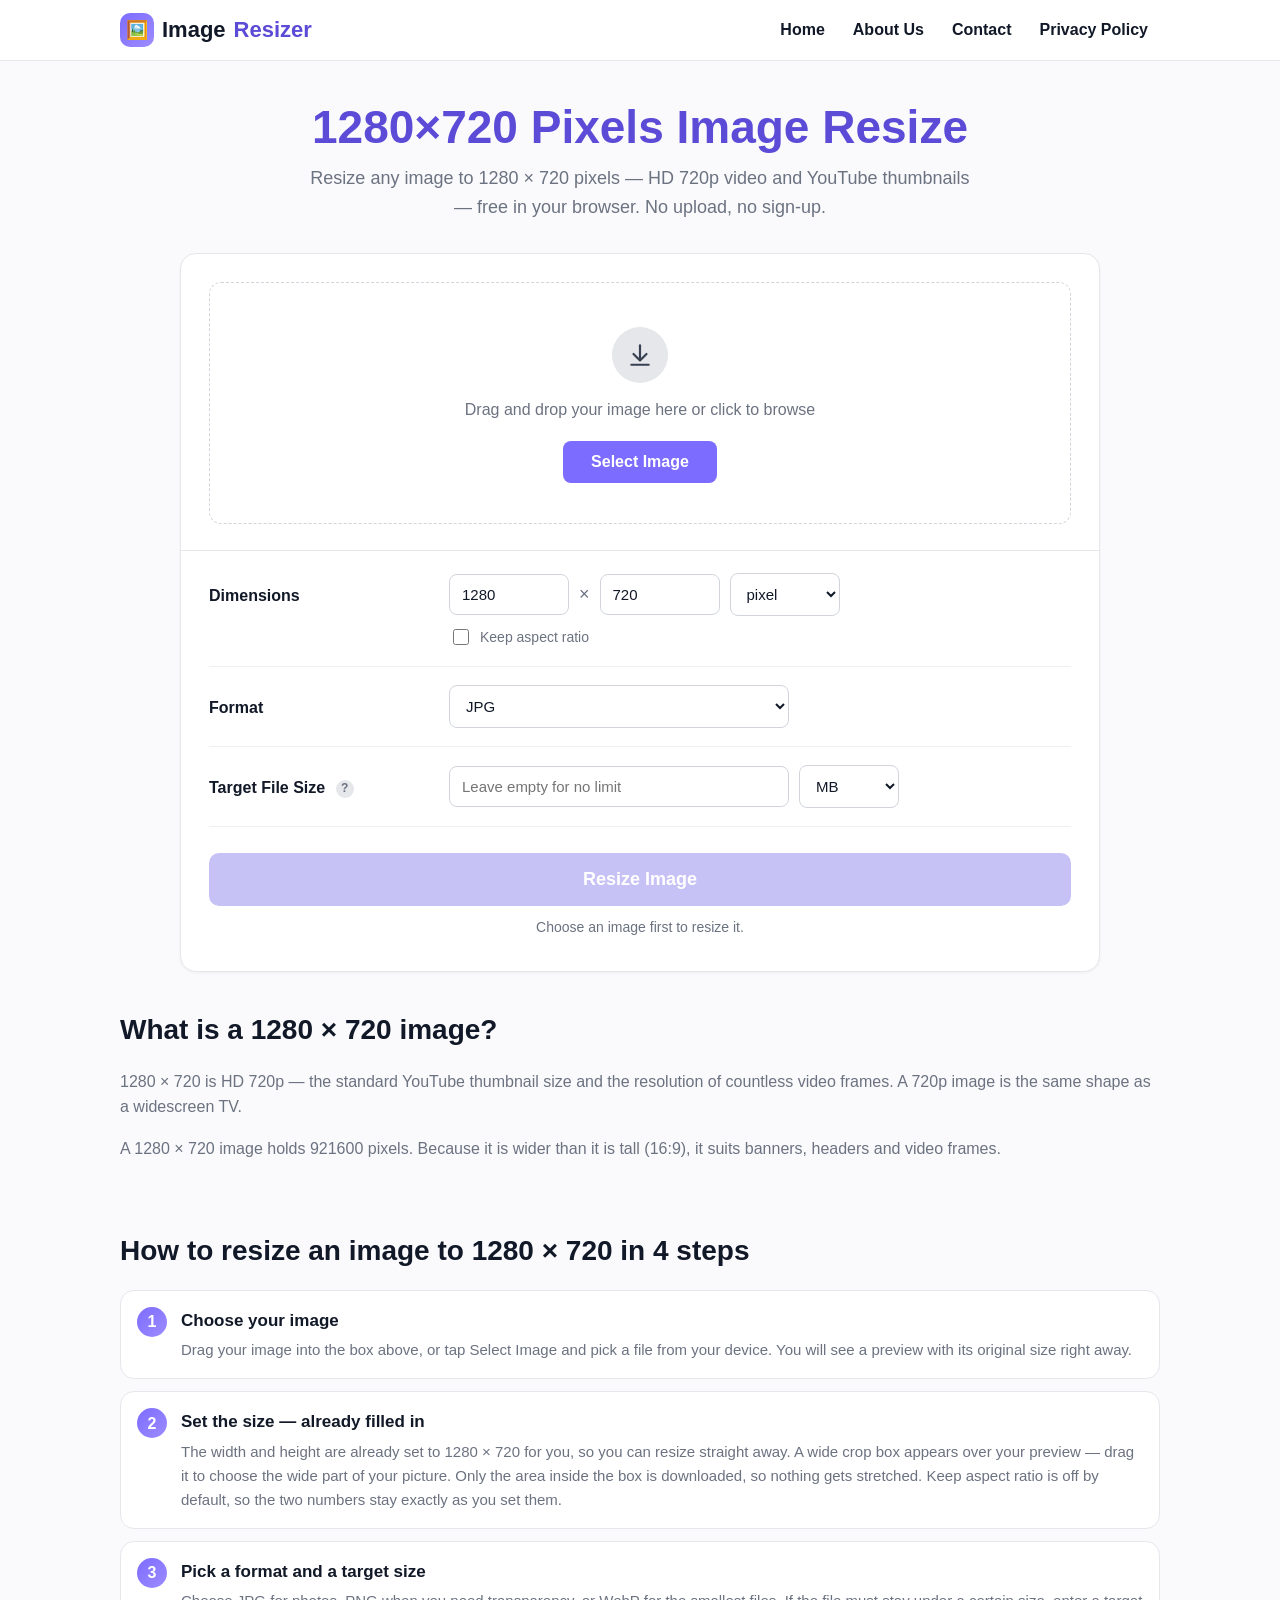
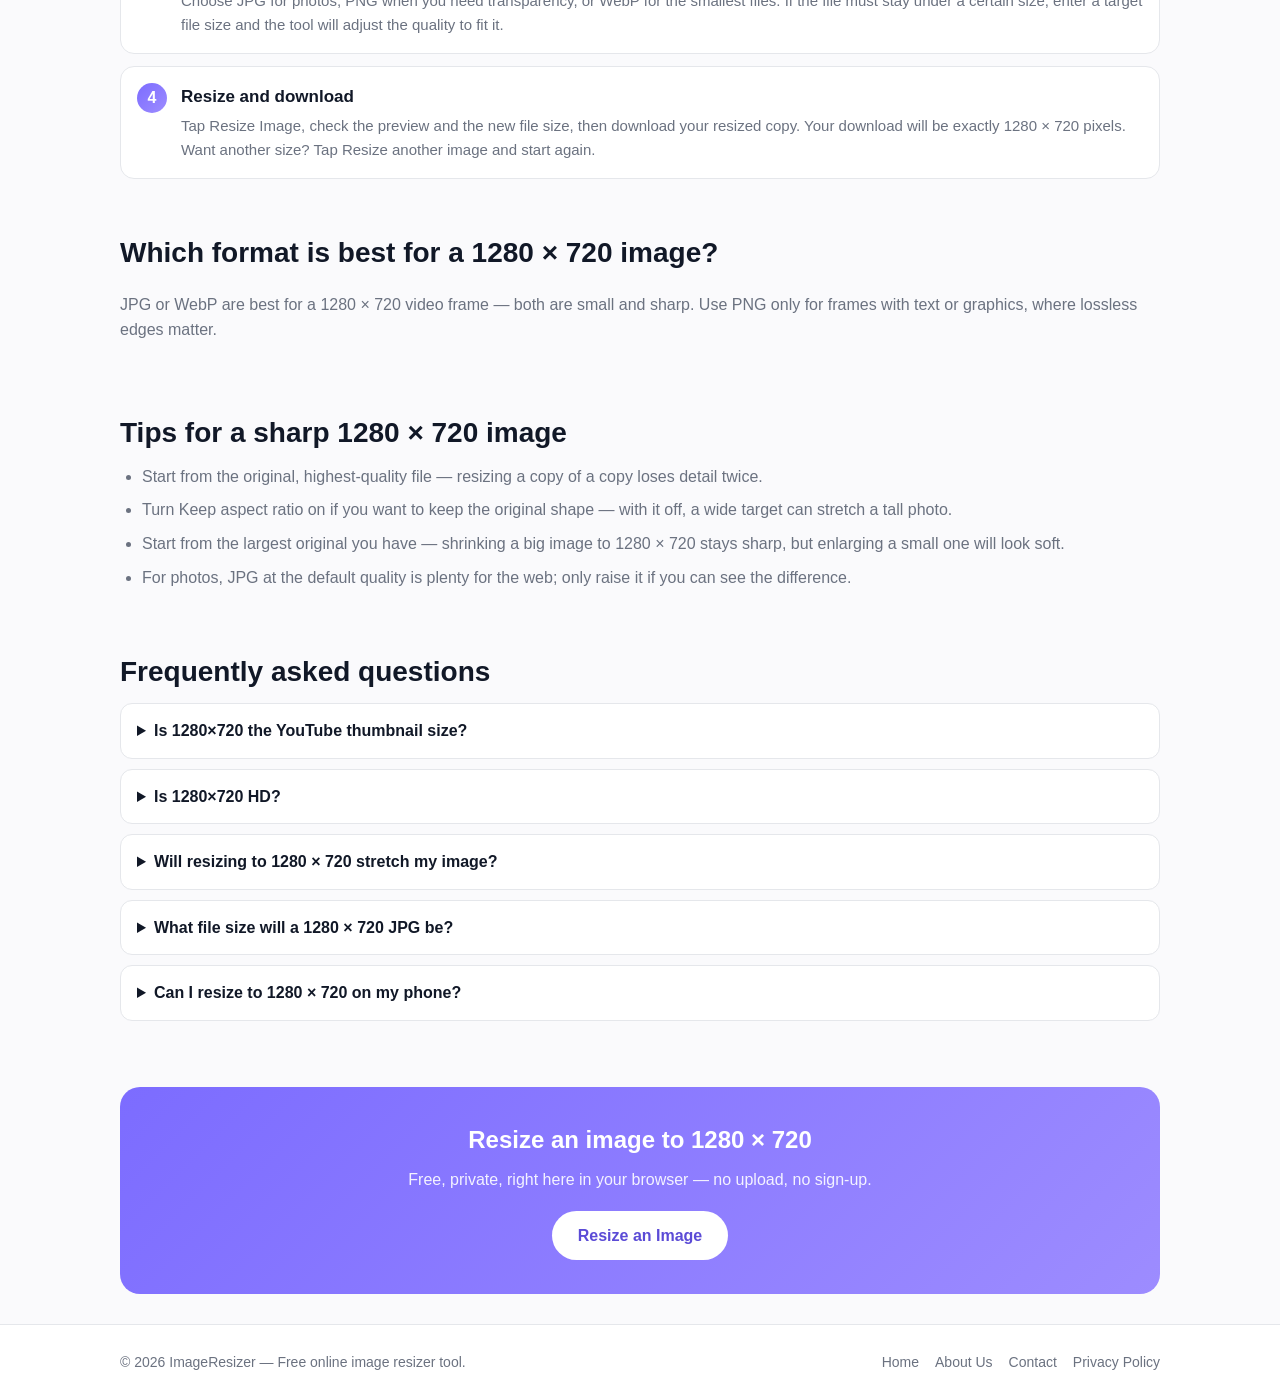
<file: 1280x720-pixels-image-resize.html>
<!DOCTYPE html>
<html lang="en">
<head>
<meta charset="UTF-8">
<meta name="viewport" content="width=device-width, initial-scale=1.0">
<title>1280×720 Pixels Image Resize - Resize Images Online Free</title>
<meta name="description" content="Resize any image to 1280 × 720 pixels free — HD 720p video and YouTube thumbnails. Works on phone and desktop, in your browser, no upload, no sign-up.">
<meta name="google-site-verification" content="_-BRUVU3ety-sxMiKPLYXIAc3S__Jb0sioMftiq5Fuo" />
<!-- Google tag (gtag.js) -->
<script async src="https://www.googletagmanager.com/gtag/js?id=G-L9E8XYBW71"></script>
<script>
  window.dataLayer = window.dataLayer || [];
  function gtag(){dataLayer.push(arguments);}
  gtag('js', new Date());
  gtag('config', 'G-L9E8XYBW71');
</script>
<meta name="keywords" content="1280x720 image resize, resize image to 1280x720, 1280x720 pixels, HD 720p video and YouTube thumbnails">
<link rel="canonical" href="https://simpleimageresizer.github.io/1280x720-pixels-image-resize.html">
<meta property="og:title" content="1280×720 Pixels Image Resize - Resize Images Online Free">
<meta property="og:description" content="Resize images to 1280 × 720 px free in your browser — no upload, no sign-up.">
<meta property="og:type" content="website">
<meta property="og:url" content="https://simpleimageresizer.github.io/1280x720-pixels-image-resize.html">
<link rel="stylesheet" href="styles.css">
<link rel="icon" href="data:image/svg+xml,<svg xmlns='http://www.w3.org/2000/svg' viewBox='0 0 100 100'><text y='.9em' font-size='90'>🖼️</text></svg>">
</head>
<body>
<header class="site">
  <div class="wrap">
    <a class="logo" href="https://simpleimageresizer.github.io/"><span class="mark">🖼️</span>Image<b> Resizer</b></a>
    <button type="button" class="menu-btn" id="menuBtn" aria-label="Menu" aria-expanded="false"><span></span><span></span><span></span></button>
    <nav class="main">
      <a href="https://simpleimageresizer.github.io/">Home</a>
      <a href="about.html">About Us</a>
      <a href="contact.html">Contact</a>
      <a href="privacy-policy.html">Privacy Policy</a>
    </nav>
  </div>
</header>

<main class="wrap">
  <div class="hero">
    <h1>1280×720 Pixels Image Resize</h1>
    <p class="lede">Resize any image to 1280 × 720 pixels — HD 720p video and YouTube thumbnails — free in your browser. No upload, no sign-up.</p>
  </div>

<div class="tool-card" id="tool">
    <div class="drop-zone" id="dropZone" tabindex="0" role="button" aria-label="Choose an image to resize">
      <span class="drop-icon">
        <svg width="26" height="26" viewBox="0 0 24 24" fill="none" stroke="#374151" stroke-width="2" stroke-linecap="round" stroke-linejoin="round" aria-hidden="true"><path d="M12 3v12"/><path d="M6 11l6 6 6-6"/><path d="M4 21h16"/></svg>
      </span>
      <p class="drop-text">Drag and drop your image here or click to browse</p>
      <button type="button" class="btn-purple" id="selectImageBtn">Select Image</button>
      <input type="file" id="fileInput" accept="image/*" hidden>
    </div>

    <div class="file-info" id="fileInfo">
      <img id="previewImg" alt="Your chosen image">
      <div>
        <div class="file-name" id="fileName"></div>
        <div class="file-meta" id="fileMeta"></div>
      </div>
    </div>

    <div class="crop-stage-wrap" id="cropStageWrap">
      <div class="crop-stage" id="cropStage">
        <img id="cropImg" alt="Image to crop" draggable="false">
        <div class="crop-box" id="cropBox">
          <span class="crop-handle tl"></span><span class="crop-handle tr"></span>
          <span class="crop-handle bl"></span><span class="crop-handle br"></span>
        </div>
      </div>
      <p class="crop-caption" id="cropCaption"></p>
    </div>

    <div class="tool-divider"></div>

    <div class="settings">
      <div class="setting-row">
        <label for="dimWidth">Dimensions</label>
        <div class="setting-controls">
          <div class="dim-inputs">
            <input type="number" id="dimWidth" placeholder="Width" value="1280" min="1" aria-label="Width">
            <span class="times" aria-hidden="true">×</span>
            <input type="number" id="dimHeight" placeholder="Height" value="720" min="1" aria-label="Height">
            <select id="dimUnit" aria-label="Dimension unit">
              <option value="pixel" selected>pixel</option>
              <option value="percent">percent</option>
            </select>
          </div>
          <label class="keep-aspect"><input type="checkbox" id="keepAspect"> Keep aspect ratio</label>
        </div>
      </div>

      <div class="setting-row">
        <label for="formatSelect">Format</label>
        <div class="setting-controls">
          <select id="formatSelect" class="wide">
            <option value="jpg" selected>JPG</option>
            <option value="png">PNG</option>
            <option value="webp">WebP</option>
          </select>
        </div>
      </div>

      <div class="setting-row">
        <span class="setting-label">Target File Size
          <span class="help-icon" tabindex="0">?<span class="help-tip">Optional. We lower the quality just enough to get the file under this size. It works for JPG and WebP. PNG is lossless, so a target size does not apply to it.</span></span>
        </span>
        <div class="setting-controls">
          <div class="target-inputs">
            <input type="number" id="targetSize" placeholder="Leave empty for no limit" min="0" step="any" aria-label="Target file size">
            <select id="targetUnit" aria-label="Target file size unit">
              <option value="mb" selected>MB</option>
              <option value="kb">KB</option>
            </select>
          </div>
        </div>
      </div>
    </div>

    <div class="resize-action">
      <button type="button" class="btn-purple resize-btn" id="resizeBtn" disabled>Resize Image</button>
      <p class="resize-hint" id="resizeHint">Choose an image first to resize it.</p>
      <p class="error-box" id="errorBox" role="alert"></p>
    </div>

    <div class="result" id="resultBox">
      <h3>Your resized image</h3>
      <img id="resultImg" alt="Resized image">
      <p class="result-meta" id="resultDims"></p>
      <p class="result-note" id="resultNote"></p>
      <div class="result-actions">
        <button type="button" class="btn-purple" id="downloadBtn">Download</button>
        <button type="button" class="link-btn" id="againLink">Resize another image</button>
      </div>
    </div>
  </div>

  <section class="block">
    <h2>What is a 1280 × 720 image?</h2>
    <p>1280 × 720 is HD 720p — the standard YouTube thumbnail size and the resolution of countless video frames. A 720p image is the same shape as a widescreen TV.</p>
    <p>A 1280 × 720 image holds 921600 pixels. Because it is wider than it is tall (16:9), it suits banners, headers and video frames.</p>
  </section>

  <section class="block">
    <h2>How to resize an image to 1280 × 720 in 4 steps</h2>
    <ol class="steps">
      <li><h3>Choose your image</h3><p>Drag your image into the box above, or tap Select Image and pick a file from your device. You will see a preview with its original size right away.</p></li>
      <li><h3>Set the size — already filled in</h3><p>The width and height are already set to 1280 × 720 for you, so you can resize straight away. A wide crop box appears over your preview — drag it to choose the wide part of your picture. Only the area inside the box is downloaded, so nothing gets stretched. Keep aspect ratio is off by default, so the two numbers stay exactly as you set them.</p></li>
      <li><h3>Pick a format and a target size</h3><p>Choose JPG for photos, PNG when you need transparency, or WebP for the smallest files. If the file must stay under a certain size, enter a target file size and the tool will adjust the quality to fit it.</p></li>
      <li><h3>Resize and download</h3><p>Tap Resize Image, check the preview and the new file size, then download your resized copy. Your download will be exactly 1280 × 720 pixels. Want another size? Tap Resize another image and start again.</p></li>
    </ol>
  </section>

  <section class="block">
    <h2>Which format is best for a 1280 × 720 image?</h2>
    <p>JPG or WebP are best for a 1280 × 720 video frame — both are small and sharp. Use PNG only for frames with text or graphics, where lossless edges matter.</p>
  </section>

  <section class="block">
    <h2>Tips for a sharp 1280 × 720 image</h2>
    <ul class="tips">
      <li>Start from the original, highest-quality file — resizing a copy of a copy loses detail twice.</li>
      <li>Turn Keep aspect ratio on if you want to keep the original shape — with it off, a wide target can stretch a tall photo.</li>
      <li>Start from the largest original you have — shrinking a big image to 1280 × 720 stays sharp, but enlarging a small one will look soft.</li>
      <li>For photos, JPG at the default quality is plenty for the web; only raise it if you can see the difference.</li>
    </ul>
  </section>

  <section class="block faq">
    <h2>Frequently asked questions</h2>
    <details><summary>Is 1280×720 the YouTube thumbnail size?</summary>
    <p>Yes — YouTube recommends 1280 × 720 pixels for thumbnails, with a minimum width of 640 pixels.</p></details>
    <details><summary>Is 1280×720 HD?</summary>
    <p>Yes — 1280 × 720 is HD 720p, the smallest size that counts as high definition.</p></details>
    <details><summary>Will resizing to 1280 × 720 stretch my image?</summary>
    <p>No — when your image has a different shape, a crop box appears over the preview. Drag it to the part you want to keep, and the download is exactly 1280 × 720 pixels with no stretching.</p></details>
    <details><summary>What file size will a 1280 × 720 JPG be?</summary>
    <p>It depends on the photo, but a 1280 × 720 JPG at good quality is roughly 138–276 KB. Setting a target file size will shrink it further if you need it smaller.</p></details>
    <details><summary>Can I resize to 1280 × 720 on my phone?</summary>
    <p>Yes. The tool works in any modern browser on phones, tablets, laptops and desktops — no app to install.</p></details>
  </section>

  <div class="cta">
    <h2>Resize an image to 1280 × 720</h2>
    <p>Free, private, right here in your browser — no upload, no sign-up.</p>
    <a class="btn" href="#tool">Resize an Image</a>
  </div>
</main>

<footer class="site">
  <div class="wrap">
    <span>© 2026 ImageResizer — Free online image resizer tool.</span>
    <nav>
      <a href="https://simpleimageresizer.github.io/">Home</a>
      <a href="about.html">About Us</a>
      <a href="contact.html">Contact</a>
      <a href="privacy-policy.html">Privacy Policy</a>
    </nav>
  </div>
</footer>
<script src="app.js"></script>
<script>
/* Dimension preset for this page: keep the tool set to 1280 × 720. The tool
   fills the Width/Height fields with the uploaded image's own size, so
   this re-applies the page size (through the same input events app.js
   listens to) whenever an image is loaded, keeping the crop box at the
   page's aspect ratio. */
(function () {
  var PRESET_W = 1280, PRESET_H = 720;
  var wEl = document.getElementById('dimWidth');
  var hEl = document.getElementById('dimHeight');
  var wrap = document.getElementById('cropStageWrap');
  if (!wEl || !hEl) return;
  function applyPreset() {
    wEl.value = PRESET_W;
    hEl.value = PRESET_H;
    wEl.dispatchEvent(new Event('input', { bubbles: true }));
    hEl.dispatchEvent(new Event('input', { bubbles: true }));
  }
  applyPreset();
  if (wrap && window.MutationObserver) {
    var shown = false;
    new MutationObserver(function () {
      var isShown = wrap.classList.contains('show');
      if (isShown && !shown) { shown = true; applyPreset(); }
      else if (!isShown) { shown = false; }
    }).observe(wrap, { attributes: true, attributeFilter: ['class'] });
  }
})();
</script>
</body>
</html>
</file>
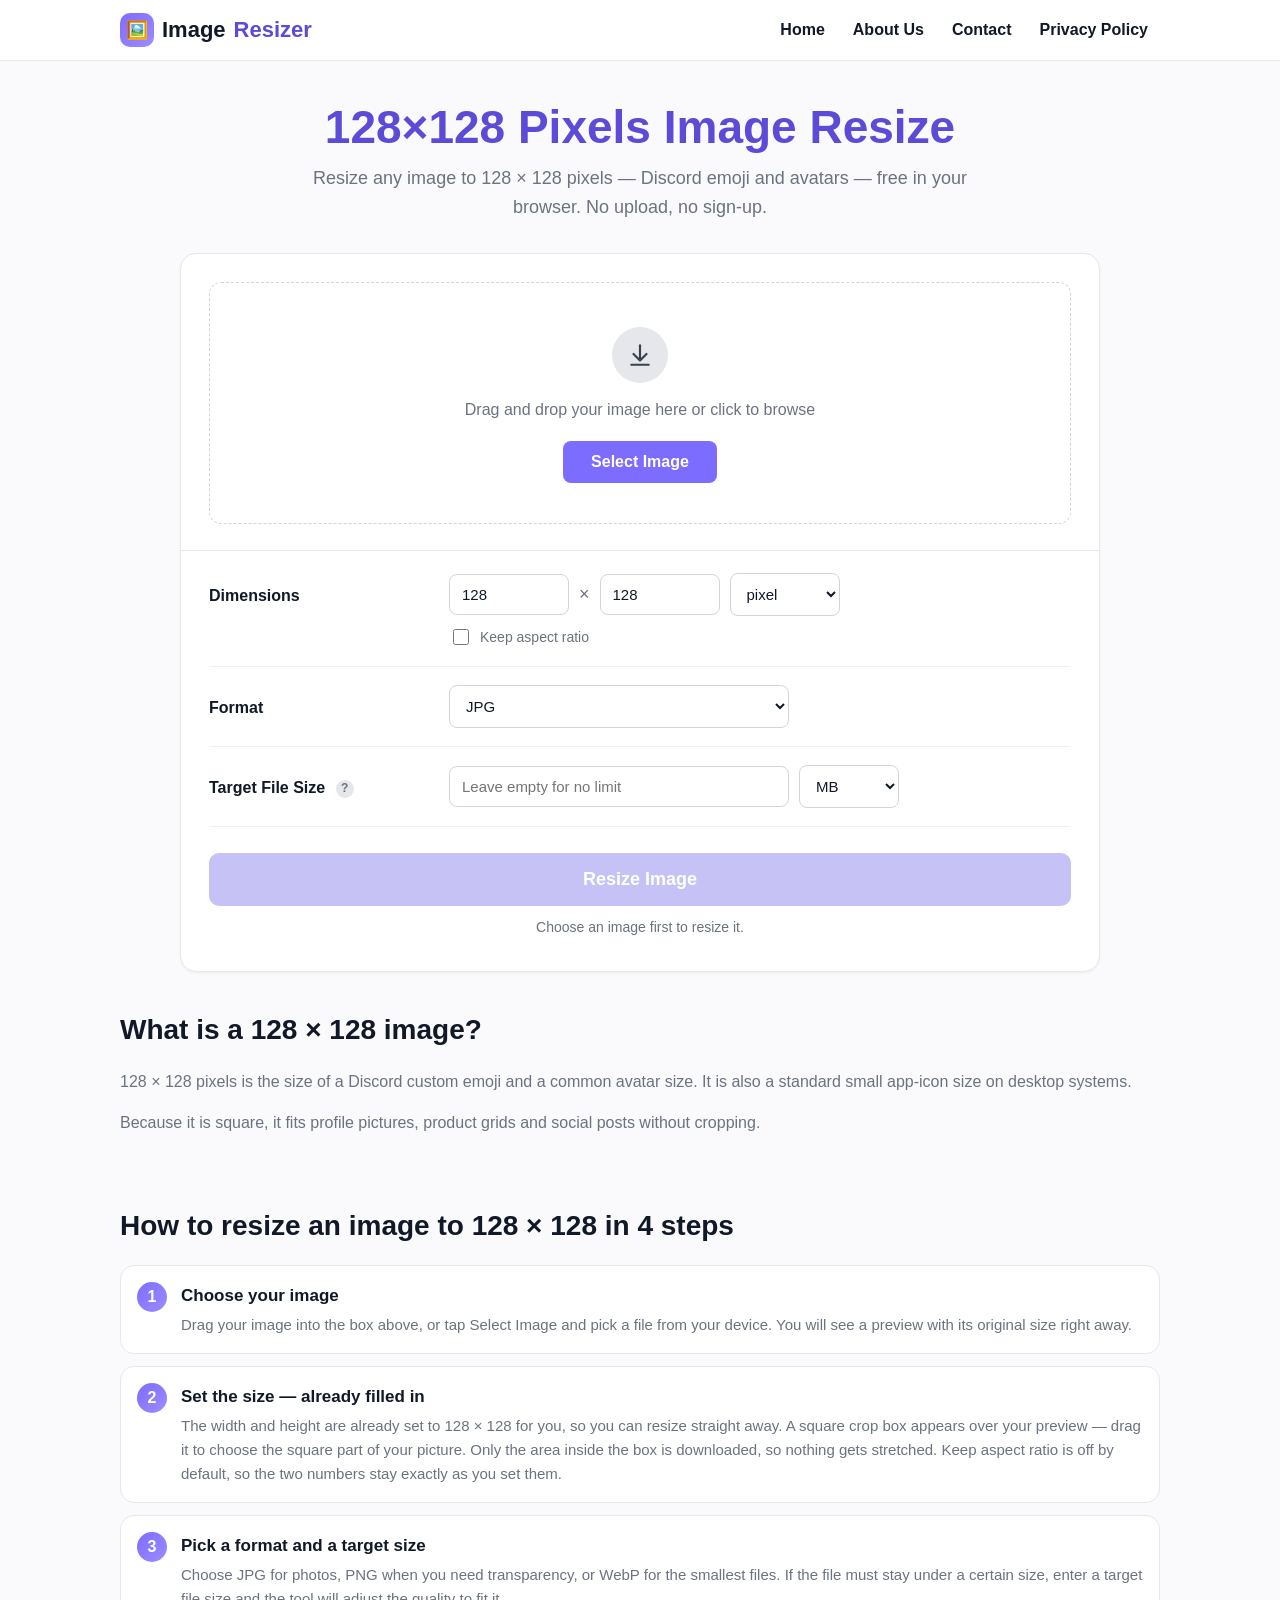
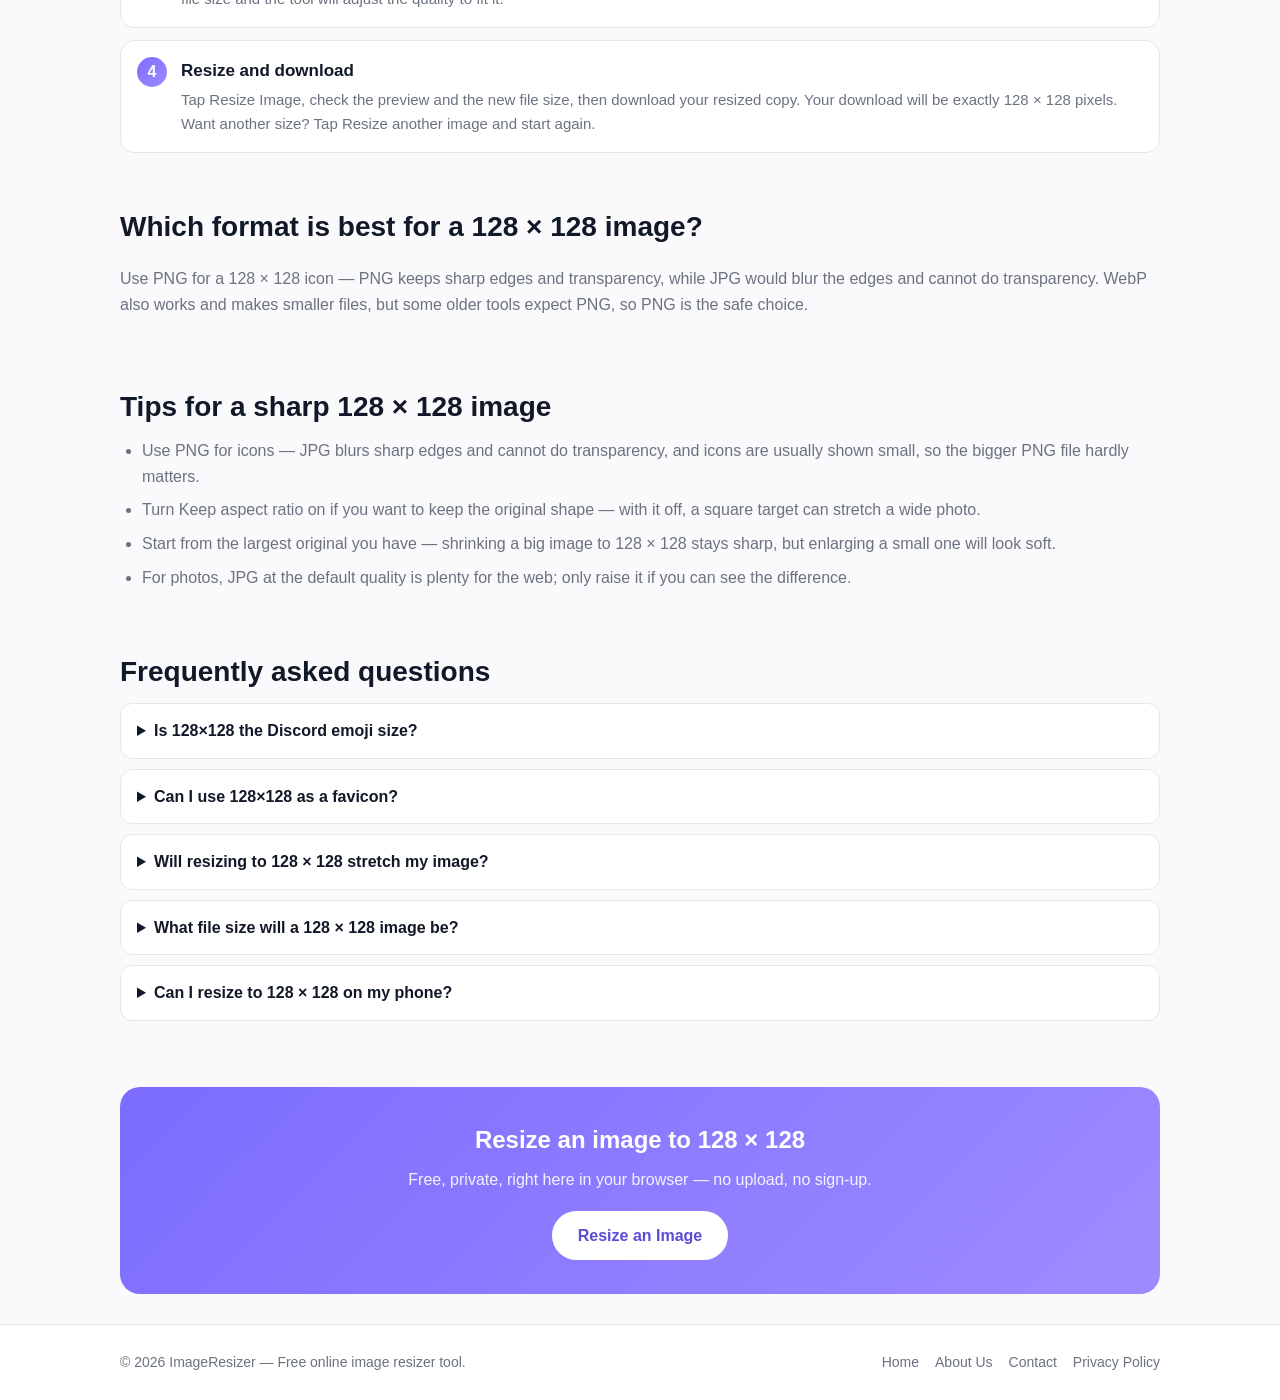
<file: 128x128-pixels-image-resize.html>
<!DOCTYPE html>
<html lang="en">
<head>
<meta charset="UTF-8">
<meta name="viewport" content="width=device-width, initial-scale=1.0">
<title>128×128 Pixels Image Resize - Resize Images Online Free</title>
<meta name="description" content="Resize any image to 128 × 128 pixels free — Discord emoji and avatars. Fast and private, right in your browser, no upload, no sign-up, no watermark.">
<meta name="google-site-verification" content="_-BRUVU3ety-sxMiKPLYXIAc3S__Jb0sioMftiq5Fuo" />
<!-- Google tag (gtag.js) -->
<script async src="https://www.googletagmanager.com/gtag/js?id=G-L9E8XYBW71"></script>
<script>
  window.dataLayer = window.dataLayer || [];
  function gtag(){dataLayer.push(arguments);}
  gtag('js', new Date());
  gtag('config', 'G-L9E8XYBW71');
</script>
<meta name="keywords" content="128x128 image resize, resize image to 128x128, 128x128 pixels, Discord emoji and avatars">
<link rel="canonical" href="https://simpleimageresizer.github.io/128x128-pixels-image-resize.html">
<meta property="og:title" content="128×128 Pixels Image Resize - Resize Images Online Free">
<meta property="og:description" content="Resize images to 128 × 128 px free in your browser — no upload, no sign-up.">
<meta property="og:type" content="website">
<meta property="og:url" content="https://simpleimageresizer.github.io/128x128-pixels-image-resize.html">
<link rel="stylesheet" href="styles.css">
<link rel="icon" href="data:image/svg+xml,<svg xmlns='http://www.w3.org/2000/svg' viewBox='0 0 100 100'><text y='.9em' font-size='90'>🖼️</text></svg>">
</head>
<body>
<header class="site">
  <div class="wrap">
    <a class="logo" href="https://simpleimageresizer.github.io/"><span class="mark">🖼️</span>Image<b> Resizer</b></a>
    <button type="button" class="menu-btn" id="menuBtn" aria-label="Menu" aria-expanded="false"><span></span><span></span><span></span></button>
    <nav class="main">
      <a href="https://simpleimageresizer.github.io/">Home</a>
      <a href="about.html">About Us</a>
      <a href="contact.html">Contact</a>
      <a href="privacy-policy.html">Privacy Policy</a>
    </nav>
  </div>
</header>

<main class="wrap">
  <div class="hero">
    <h1>128×128 Pixels Image Resize</h1>
    <p class="lede">Resize any image to 128 × 128 pixels — Discord emoji and avatars — free in your browser. No upload, no sign-up.</p>
  </div>

<div class="tool-card" id="tool">
    <div class="drop-zone" id="dropZone" tabindex="0" role="button" aria-label="Choose an image to resize">
      <span class="drop-icon">
        <svg width="26" height="26" viewBox="0 0 24 24" fill="none" stroke="#374151" stroke-width="2" stroke-linecap="round" stroke-linejoin="round" aria-hidden="true"><path d="M12 3v12"/><path d="M6 11l6 6 6-6"/><path d="M4 21h16"/></svg>
      </span>
      <p class="drop-text">Drag and drop your image here or click to browse</p>
      <button type="button" class="btn-purple" id="selectImageBtn">Select Image</button>
      <input type="file" id="fileInput" accept="image/*" hidden>
    </div>

    <div class="file-info" id="fileInfo">
      <img id="previewImg" alt="Your chosen image">
      <div>
        <div class="file-name" id="fileName"></div>
        <div class="file-meta" id="fileMeta"></div>
      </div>
    </div>

    <div class="crop-stage-wrap" id="cropStageWrap">
      <div class="crop-stage" id="cropStage">
        <img id="cropImg" alt="Image to crop" draggable="false">
        <div class="crop-box" id="cropBox">
          <span class="crop-handle tl"></span><span class="crop-handle tr"></span>
          <span class="crop-handle bl"></span><span class="crop-handle br"></span>
        </div>
      </div>
      <p class="crop-caption" id="cropCaption"></p>
    </div>

    <div class="tool-divider"></div>

    <div class="settings">
      <div class="setting-row">
        <label for="dimWidth">Dimensions</label>
        <div class="setting-controls">
          <div class="dim-inputs">
            <input type="number" id="dimWidth" placeholder="Width" value="128" min="1" aria-label="Width">
            <span class="times" aria-hidden="true">×</span>
            <input type="number" id="dimHeight" placeholder="Height" value="128" min="1" aria-label="Height">
            <select id="dimUnit" aria-label="Dimension unit">
              <option value="pixel" selected>pixel</option>
              <option value="percent">percent</option>
            </select>
          </div>
          <label class="keep-aspect"><input type="checkbox" id="keepAspect"> Keep aspect ratio</label>
        </div>
      </div>

      <div class="setting-row">
        <label for="formatSelect">Format</label>
        <div class="setting-controls">
          <select id="formatSelect" class="wide">
            <option value="jpg" selected>JPG</option>
            <option value="png">PNG</option>
            <option value="webp">WebP</option>
          </select>
        </div>
      </div>

      <div class="setting-row">
        <span class="setting-label">Target File Size
          <span class="help-icon" tabindex="0">?<span class="help-tip">Optional. We lower the quality just enough to get the file under this size. It works for JPG and WebP. PNG is lossless, so a target size does not apply to it.</span></span>
        </span>
        <div class="setting-controls">
          <div class="target-inputs">
            <input type="number" id="targetSize" placeholder="Leave empty for no limit" min="0" step="any" aria-label="Target file size">
            <select id="targetUnit" aria-label="Target file size unit">
              <option value="mb" selected>MB</option>
              <option value="kb">KB</option>
            </select>
          </div>
        </div>
      </div>
    </div>

    <div class="resize-action">
      <button type="button" class="btn-purple resize-btn" id="resizeBtn" disabled>Resize Image</button>
      <p class="resize-hint" id="resizeHint">Choose an image first to resize it.</p>
      <p class="error-box" id="errorBox" role="alert"></p>
    </div>

    <div class="result" id="resultBox">
      <h3>Your resized image</h3>
      <img id="resultImg" alt="Resized image">
      <p class="result-meta" id="resultDims"></p>
      <p class="result-note" id="resultNote"></p>
      <div class="result-actions">
        <button type="button" class="btn-purple" id="downloadBtn">Download</button>
        <button type="button" class="link-btn" id="againLink">Resize another image</button>
      </div>
    </div>
  </div>

  <section class="block">
    <h2>What is a 128 × 128 image?</h2>
    <p>128 × 128 pixels is the size of a Discord custom emoji and a common avatar size. It is also a standard small app-icon size on desktop systems.</p>
    <p>Because it is square, it fits profile pictures, product grids and social posts without cropping.</p>
  </section>

  <section class="block">
    <h2>How to resize an image to 128 × 128 in 4 steps</h2>
    <ol class="steps">
      <li><h3>Choose your image</h3><p>Drag your image into the box above, or tap Select Image and pick a file from your device. You will see a preview with its original size right away.</p></li>
      <li><h3>Set the size — already filled in</h3><p>The width and height are already set to 128 × 128 for you, so you can resize straight away. A square crop box appears over your preview — drag it to choose the square part of your picture. Only the area inside the box is downloaded, so nothing gets stretched. Keep aspect ratio is off by default, so the two numbers stay exactly as you set them.</p></li>
      <li><h3>Pick a format and a target size</h3><p>Choose JPG for photos, PNG when you need transparency, or WebP for the smallest files. If the file must stay under a certain size, enter a target file size and the tool will adjust the quality to fit it.</p></li>
      <li><h3>Resize and download</h3><p>Tap Resize Image, check the preview and the new file size, then download your resized copy. Your download will be exactly 128 × 128 pixels. Want another size? Tap Resize another image and start again.</p></li>
    </ol>
  </section>

  <section class="block">
    <h2>Which format is best for a 128 × 128 image?</h2>
    <p>Use PNG for a 128 × 128 icon — PNG keeps sharp edges and transparency, while JPG would blur the edges and cannot do transparency. WebP also works and makes smaller files, but some older tools expect PNG, so PNG is the safe choice.</p>
  </section>

  <section class="block">
    <h2>Tips for a sharp 128 × 128 image</h2>
    <ul class="tips">
      <li>Use PNG for icons — JPG blurs sharp edges and cannot do transparency, and icons are usually shown small, so the bigger PNG file hardly matters.</li>
      <li>Turn Keep aspect ratio on if you want to keep the original shape — with it off, a square target can stretch a wide photo.</li>
      <li>Start from the largest original you have — shrinking a big image to 128 × 128 stays sharp, but enlarging a small one will look soft.</li>
      <li>For photos, JPG at the default quality is plenty for the web; only raise it if you can see the difference.</li>
    </ul>
  </section>

  <section class="block faq">
    <h2>Frequently asked questions</h2>
    <details><summary>Is 128×128 the Discord emoji size?</summary>
    <p>Yes — Discord custom emoji upload at 128 × 128 pixels, so an image resized here is ready to upload as an emoji.</p></details>
    <details><summary>Can I use 128×128 as a favicon?</summary>
    <p>Yes. Browsers accept a 128 × 128 favicon and scale it down for the tab — it stays sharp on high-density screens.</p></details>
    <details><summary>Will resizing to 128 × 128 stretch my image?</summary>
    <p>No — when your image has a different shape, a crop box appears over the preview. Drag it to the part you want to keep, and the download is exactly 128 × 128 pixels with no stretching.</p></details>
    <details><summary>What file size will a 128 × 128 image be?</summary>
    <p>Very small — a 128 × 128 image is usually just a few kilobytes as a PNG, and even smaller as a JPG.</p></details>
    <details><summary>Can I resize to 128 × 128 on my phone?</summary>
    <p>Yes. The tool works in any modern browser on phones, tablets, laptops and desktops — no app to install.</p></details>
  </section>

  <div class="cta">
    <h2>Resize an image to 128 × 128</h2>
    <p>Free, private, right here in your browser — no upload, no sign-up.</p>
    <a class="btn" href="#tool">Resize an Image</a>
  </div>
</main>

<footer class="site">
  <div class="wrap">
    <span>© 2026 ImageResizer — Free online image resizer tool.</span>
    <nav>
      <a href="https://simpleimageresizer.github.io/">Home</a>
      <a href="about.html">About Us</a>
      <a href="contact.html">Contact</a>
      <a href="privacy-policy.html">Privacy Policy</a>
    </nav>
  </div>
</footer>
<script src="app.js"></script>
<script>
/* Dimension preset for this page: keep the tool set to 128 × 128. The tool
   fills the Width/Height fields with the uploaded image's own size, so
   this re-applies the page size (through the same input events app.js
   listens to) whenever an image is loaded, keeping the crop box at the
   page's aspect ratio. */
(function () {
  var PRESET_W = 128, PRESET_H = 128;
  var wEl = document.getElementById('dimWidth');
  var hEl = document.getElementById('dimHeight');
  var wrap = document.getElementById('cropStageWrap');
  if (!wEl || !hEl) return;
  function applyPreset() {
    wEl.value = PRESET_W;
    hEl.value = PRESET_H;
    wEl.dispatchEvent(new Event('input', { bubbles: true }));
    hEl.dispatchEvent(new Event('input', { bubbles: true }));
  }
  applyPreset();
  if (wrap && window.MutationObserver) {
    var shown = false;
    new MutationObserver(function () {
      var isShown = wrap.classList.contains('show');
      if (isShown && !shown) { shown = true; applyPreset(); }
      else if (!isShown) { shown = false; }
    }).observe(wrap, { attributes: true, attributeFilter: ['class'] });
  }
})();
</script>
</body>
</html>
</file>
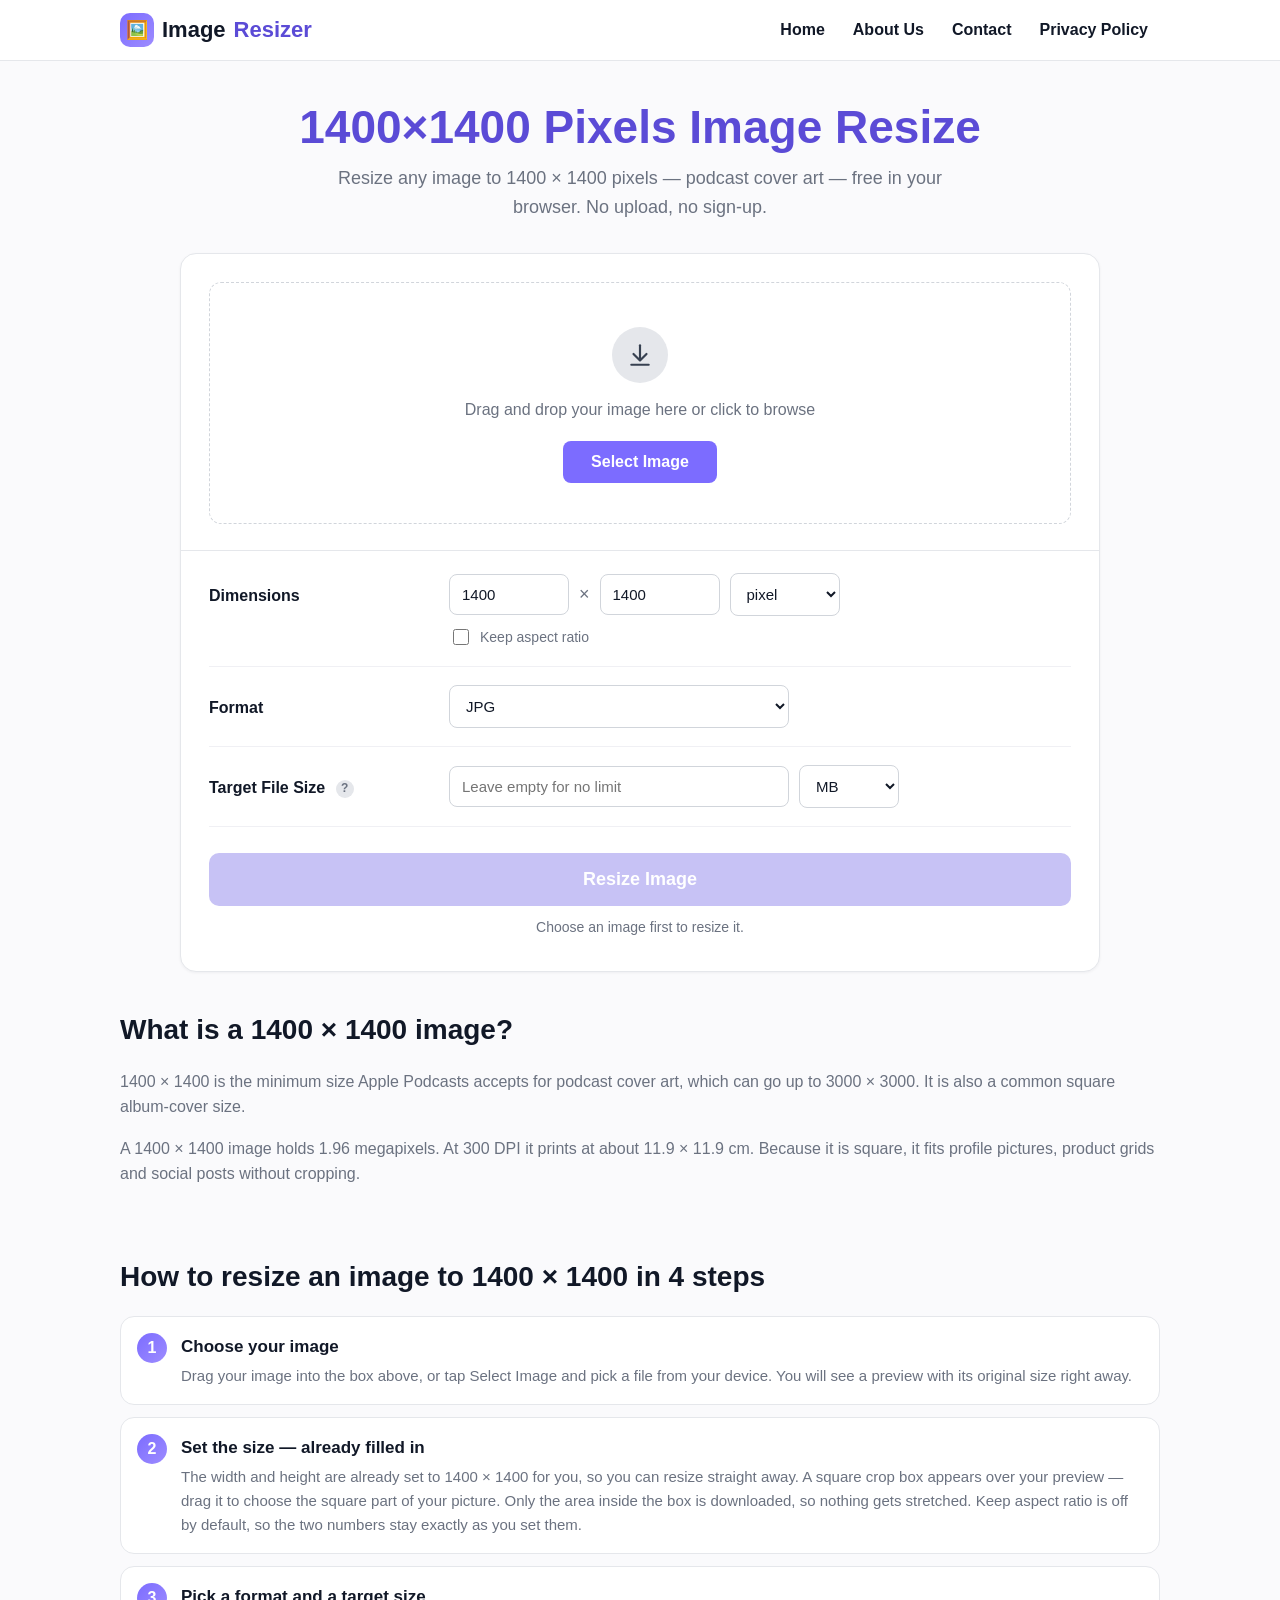
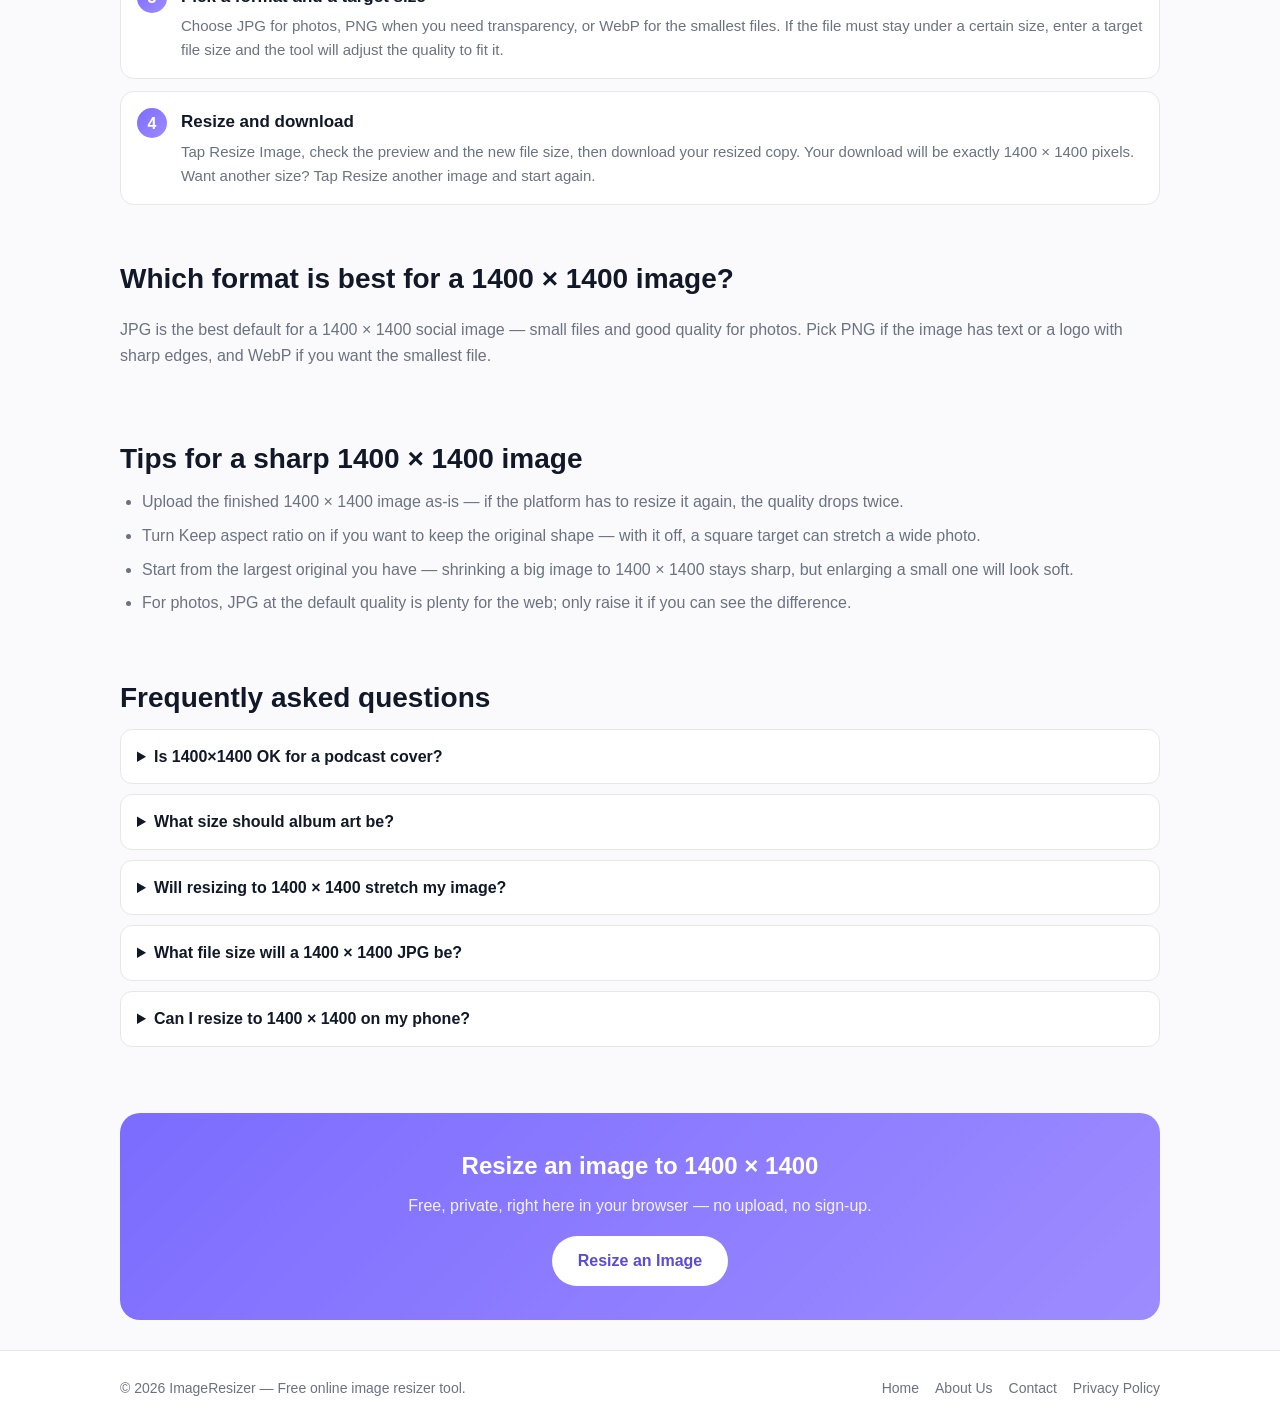
<file: 1400x1400-pixels-image-resize.html>
<!DOCTYPE html>
<html lang="en">
<head>
<meta charset="UTF-8">
<meta name="viewport" content="width=device-width, initial-scale=1.0">
<title>1400×1400 Pixels Image Resize - Resize Images Online Free</title>
<meta name="description" content="Resize any image to 1400 × 1400 pixels free — podcast cover art. Fast and private, right in your browser, no upload, no sign-up, no watermark. Free forever.">
<meta name="google-site-verification" content="_-BRUVU3ety-sxMiKPLYXIAc3S__Jb0sioMftiq5Fuo" />
<!-- Google tag (gtag.js) -->
<script async src="https://www.googletagmanager.com/gtag/js?id=G-L9E8XYBW71"></script>
<script>
  window.dataLayer = window.dataLayer || [];
  function gtag(){dataLayer.push(arguments);}
  gtag('js', new Date());
  gtag('config', 'G-L9E8XYBW71');
</script>
<meta name="keywords" content="1400x1400 image resize, resize image to 1400x1400, 1400x1400 pixels, podcast cover art">
<link rel="canonical" href="https://simpleimageresizer.github.io/1400x1400-pixels-image-resize.html">
<meta property="og:title" content="1400×1400 Pixels Image Resize - Resize Images Online Free">
<meta property="og:description" content="Resize images to 1400 × 1400 px free in your browser — no upload, no sign-up.">
<meta property="og:type" content="website">
<meta property="og:url" content="https://simpleimageresizer.github.io/1400x1400-pixels-image-resize.html">
<link rel="stylesheet" href="styles.css">
<link rel="icon" href="data:image/svg+xml,<svg xmlns='http://www.w3.org/2000/svg' viewBox='0 0 100 100'><text y='.9em' font-size='90'>🖼️</text></svg>">
</head>
<body>
<header class="site">
  <div class="wrap">
    <a class="logo" href="https://simpleimageresizer.github.io/"><span class="mark">🖼️</span>Image<b> Resizer</b></a>
    <button type="button" class="menu-btn" id="menuBtn" aria-label="Menu" aria-expanded="false"><span></span><span></span><span></span></button>
    <nav class="main">
      <a href="https://simpleimageresizer.github.io/">Home</a>
      <a href="about.html">About Us</a>
      <a href="contact.html">Contact</a>
      <a href="privacy-policy.html">Privacy Policy</a>
    </nav>
  </div>
</header>

<main class="wrap">
  <div class="hero">
    <h1>1400×1400 Pixels Image Resize</h1>
    <p class="lede">Resize any image to 1400 × 1400 pixels — podcast cover art — free in your browser. No upload, no sign-up.</p>
  </div>

<div class="tool-card" id="tool">
    <div class="drop-zone" id="dropZone" tabindex="0" role="button" aria-label="Choose an image to resize">
      <span class="drop-icon">
        <svg width="26" height="26" viewBox="0 0 24 24" fill="none" stroke="#374151" stroke-width="2" stroke-linecap="round" stroke-linejoin="round" aria-hidden="true"><path d="M12 3v12"/><path d="M6 11l6 6 6-6"/><path d="M4 21h16"/></svg>
      </span>
      <p class="drop-text">Drag and drop your image here or click to browse</p>
      <button type="button" class="btn-purple" id="selectImageBtn">Select Image</button>
      <input type="file" id="fileInput" accept="image/*" hidden>
    </div>

    <div class="file-info" id="fileInfo">
      <img id="previewImg" alt="Your chosen image">
      <div>
        <div class="file-name" id="fileName"></div>
        <div class="file-meta" id="fileMeta"></div>
      </div>
    </div>

    <div class="crop-stage-wrap" id="cropStageWrap">
      <div class="crop-stage" id="cropStage">
        <img id="cropImg" alt="Image to crop" draggable="false">
        <div class="crop-box" id="cropBox">
          <span class="crop-handle tl"></span><span class="crop-handle tr"></span>
          <span class="crop-handle bl"></span><span class="crop-handle br"></span>
        </div>
      </div>
      <p class="crop-caption" id="cropCaption"></p>
    </div>

    <div class="tool-divider"></div>

    <div class="settings">
      <div class="setting-row">
        <label for="dimWidth">Dimensions</label>
        <div class="setting-controls">
          <div class="dim-inputs">
            <input type="number" id="dimWidth" placeholder="Width" value="1400" min="1" aria-label="Width">
            <span class="times" aria-hidden="true">×</span>
            <input type="number" id="dimHeight" placeholder="Height" value="1400" min="1" aria-label="Height">
            <select id="dimUnit" aria-label="Dimension unit">
              <option value="pixel" selected>pixel</option>
              <option value="percent">percent</option>
            </select>
          </div>
          <label class="keep-aspect"><input type="checkbox" id="keepAspect"> Keep aspect ratio</label>
        </div>
      </div>

      <div class="setting-row">
        <label for="formatSelect">Format</label>
        <div class="setting-controls">
          <select id="formatSelect" class="wide">
            <option value="jpg" selected>JPG</option>
            <option value="png">PNG</option>
            <option value="webp">WebP</option>
          </select>
        </div>
      </div>

      <div class="setting-row">
        <span class="setting-label">Target File Size
          <span class="help-icon" tabindex="0">?<span class="help-tip">Optional. We lower the quality just enough to get the file under this size. It works for JPG and WebP. PNG is lossless, so a target size does not apply to it.</span></span>
        </span>
        <div class="setting-controls">
          <div class="target-inputs">
            <input type="number" id="targetSize" placeholder="Leave empty for no limit" min="0" step="any" aria-label="Target file size">
            <select id="targetUnit" aria-label="Target file size unit">
              <option value="mb" selected>MB</option>
              <option value="kb">KB</option>
            </select>
          </div>
        </div>
      </div>
    </div>

    <div class="resize-action">
      <button type="button" class="btn-purple resize-btn" id="resizeBtn" disabled>Resize Image</button>
      <p class="resize-hint" id="resizeHint">Choose an image first to resize it.</p>
      <p class="error-box" id="errorBox" role="alert"></p>
    </div>

    <div class="result" id="resultBox">
      <h3>Your resized image</h3>
      <img id="resultImg" alt="Resized image">
      <p class="result-meta" id="resultDims"></p>
      <p class="result-note" id="resultNote"></p>
      <div class="result-actions">
        <button type="button" class="btn-purple" id="downloadBtn">Download</button>
        <button type="button" class="link-btn" id="againLink">Resize another image</button>
      </div>
    </div>
  </div>

  <section class="block">
    <h2>What is a 1400 × 1400 image?</h2>
    <p>1400 × 1400 is the minimum size Apple Podcasts accepts for podcast cover art, which can go up to 3000 × 3000. It is also a common square album-cover size.</p>
    <p>A 1400 × 1400 image holds 1.96 megapixels. At 300 DPI it prints at about 11.9 × 11.9 cm. Because it is square, it fits profile pictures, product grids and social posts without cropping.</p>
  </section>

  <section class="block">
    <h2>How to resize an image to 1400 × 1400 in 4 steps</h2>
    <ol class="steps">
      <li><h3>Choose your image</h3><p>Drag your image into the box above, or tap Select Image and pick a file from your device. You will see a preview with its original size right away.</p></li>
      <li><h3>Set the size — already filled in</h3><p>The width and height are already set to 1400 × 1400 for you, so you can resize straight away. A square crop box appears over your preview — drag it to choose the square part of your picture. Only the area inside the box is downloaded, so nothing gets stretched. Keep aspect ratio is off by default, so the two numbers stay exactly as you set them.</p></li>
      <li><h3>Pick a format and a target size</h3><p>Choose JPG for photos, PNG when you need transparency, or WebP for the smallest files. If the file must stay under a certain size, enter a target file size and the tool will adjust the quality to fit it.</p></li>
      <li><h3>Resize and download</h3><p>Tap Resize Image, check the preview and the new file size, then download your resized copy. Your download will be exactly 1400 × 1400 pixels. Want another size? Tap Resize another image and start again.</p></li>
    </ol>
  </section>

  <section class="block">
    <h2>Which format is best for a 1400 × 1400 image?</h2>
    <p>JPG is the best default for a 1400 × 1400 social image — small files and good quality for photos. Pick PNG if the image has text or a logo with sharp edges, and WebP if you want the smallest file.</p>
  </section>

  <section class="block">
    <h2>Tips for a sharp 1400 × 1400 image</h2>
    <ul class="tips">
      <li>Upload the finished 1400 × 1400 image as-is — if the platform has to resize it again, the quality drops twice.</li>
      <li>Turn Keep aspect ratio on if you want to keep the original shape — with it off, a square target can stretch a wide photo.</li>
      <li>Start from the largest original you have — shrinking a big image to 1400 × 1400 stays sharp, but enlarging a small one will look soft.</li>
      <li>For photos, JPG at the default quality is plenty for the web; only raise it if you can see the difference.</li>
    </ul>
  </section>

  <section class="block faq">
    <h2>Frequently asked questions</h2>
    <details><summary>Is 1400×1400 OK for a podcast cover?</summary>
    <p>Yes — Apple Podcasts requires cover art of at least 1400 × 1400 pixels, so this size meets the minimum exactly.</p></details>
    <details><summary>What size should album art be?</summary>
    <p>1400 × 1400 works for most uses. Spotify and Apple Music recommend 3000 × 3000 for the sharpest result.</p></details>
    <details><summary>Will resizing to 1400 × 1400 stretch my image?</summary>
    <p>No — when your image has a different shape, a crop box appears over the preview. Drag it to the part you want to keep, and the download is exactly 1400 × 1400 pixels with no stretching.</p></details>
    <details><summary>What file size will a 1400 × 1400 JPG be?</summary>
    <p>It depends on the photo, but a 1400 × 1400 JPG at good quality is roughly 294–588 KB. Setting a target file size will shrink it further if you need it smaller.</p></details>
    <details><summary>Can I resize to 1400 × 1400 on my phone?</summary>
    <p>Yes. The tool works in any modern browser on phones, tablets, laptops and desktops — no app to install.</p></details>
  </section>

  <div class="cta">
    <h2>Resize an image to 1400 × 1400</h2>
    <p>Free, private, right here in your browser — no upload, no sign-up.</p>
    <a class="btn" href="#tool">Resize an Image</a>
  </div>
</main>

<footer class="site">
  <div class="wrap">
    <span>© 2026 ImageResizer — Free online image resizer tool.</span>
    <nav>
      <a href="https://simpleimageresizer.github.io/">Home</a>
      <a href="about.html">About Us</a>
      <a href="contact.html">Contact</a>
      <a href="privacy-policy.html">Privacy Policy</a>
    </nav>
  </div>
</footer>
<script src="app.js"></script>
<script>
/* Dimension preset for this page: keep the tool set to 1400 × 1400. The tool
   fills the Width/Height fields with the uploaded image's own size, so
   this re-applies the page size (through the same input events app.js
   listens to) whenever an image is loaded, keeping the crop box at the
   page's aspect ratio. */
(function () {
  var PRESET_W = 1400, PRESET_H = 1400;
  var wEl = document.getElementById('dimWidth');
  var hEl = document.getElementById('dimHeight');
  var wrap = document.getElementById('cropStageWrap');
  if (!wEl || !hEl) return;
  function applyPreset() {
    wEl.value = PRESET_W;
    hEl.value = PRESET_H;
    wEl.dispatchEvent(new Event('input', { bubbles: true }));
    hEl.dispatchEvent(new Event('input', { bubbles: true }));
  }
  applyPreset();
  if (wrap && window.MutationObserver) {
    var shown = false;
    new MutationObserver(function () {
      var isShown = wrap.classList.contains('show');
      if (isShown && !shown) { shown = true; applyPreset(); }
      else if (!isShown) { shown = false; }
    }).observe(wrap, { attributes: true, attributeFilter: ['class'] });
  }
})();
</script>
</body>
</html>
</file>
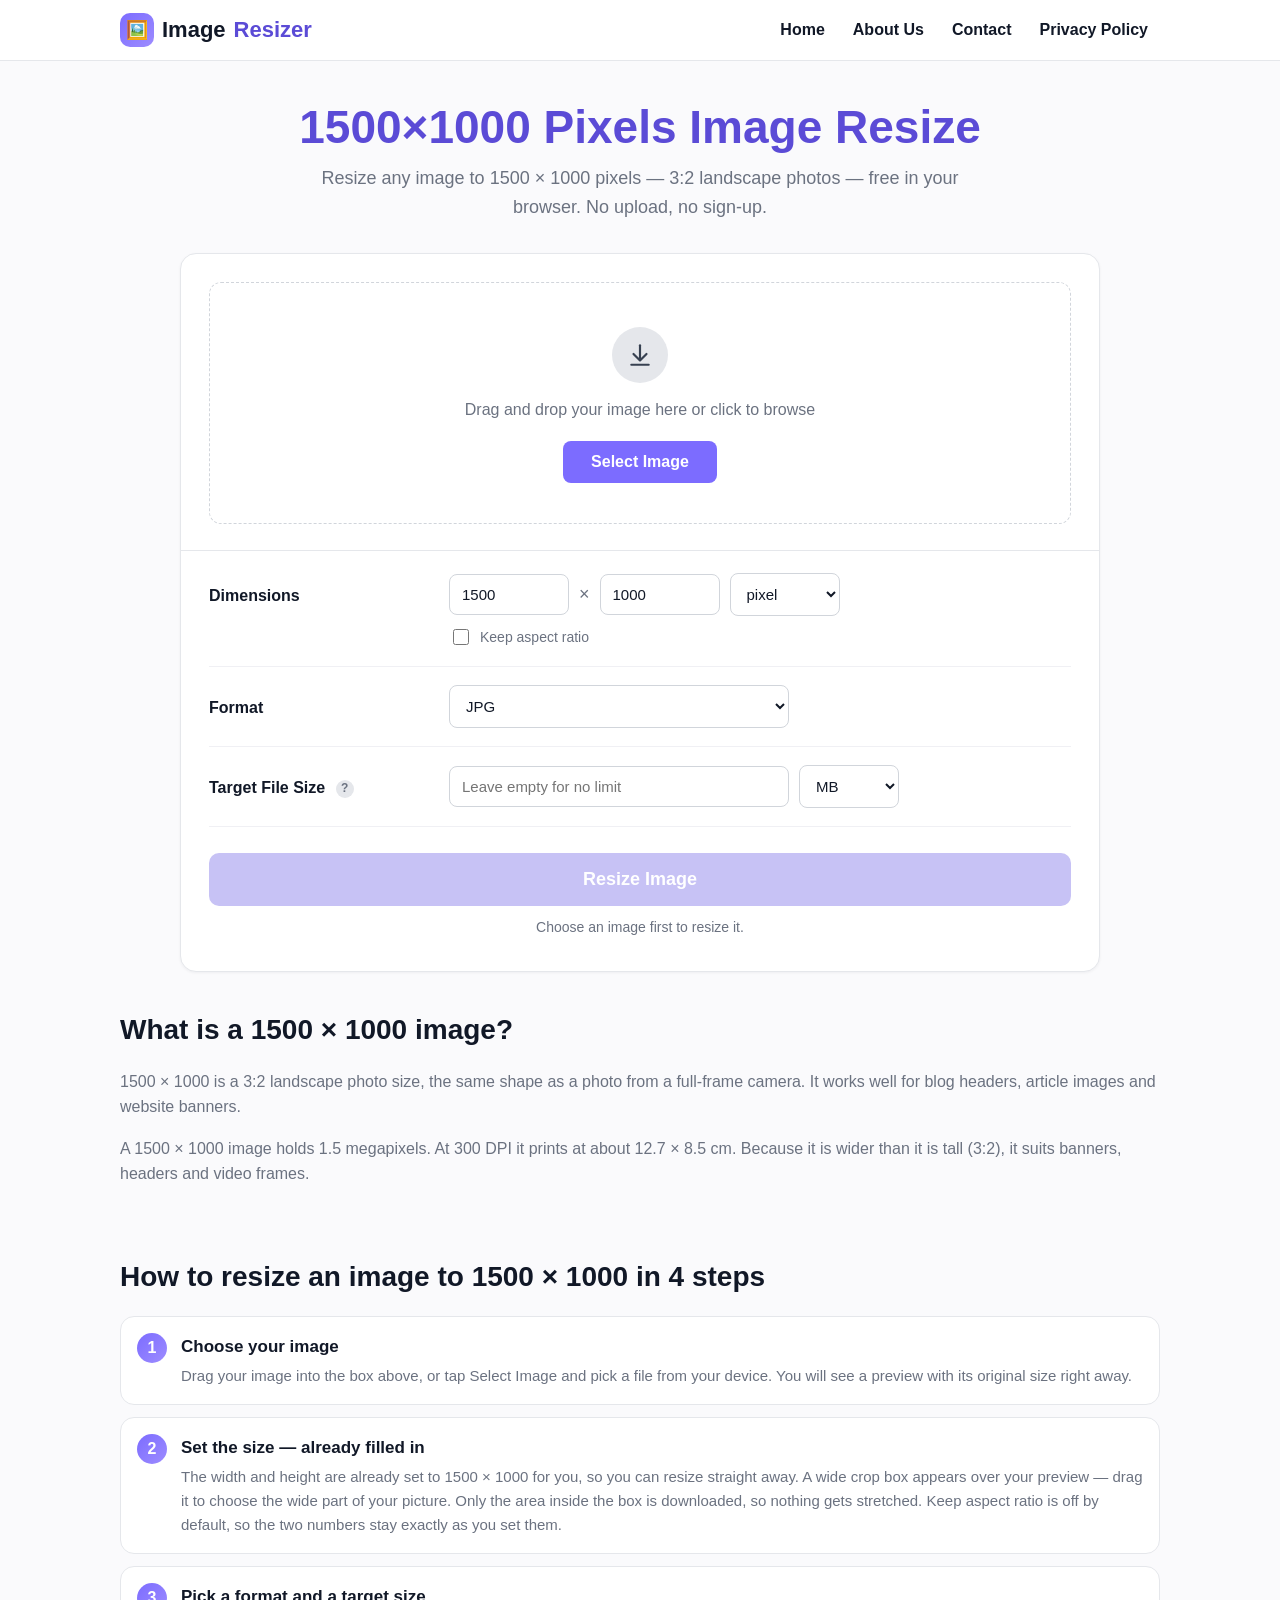
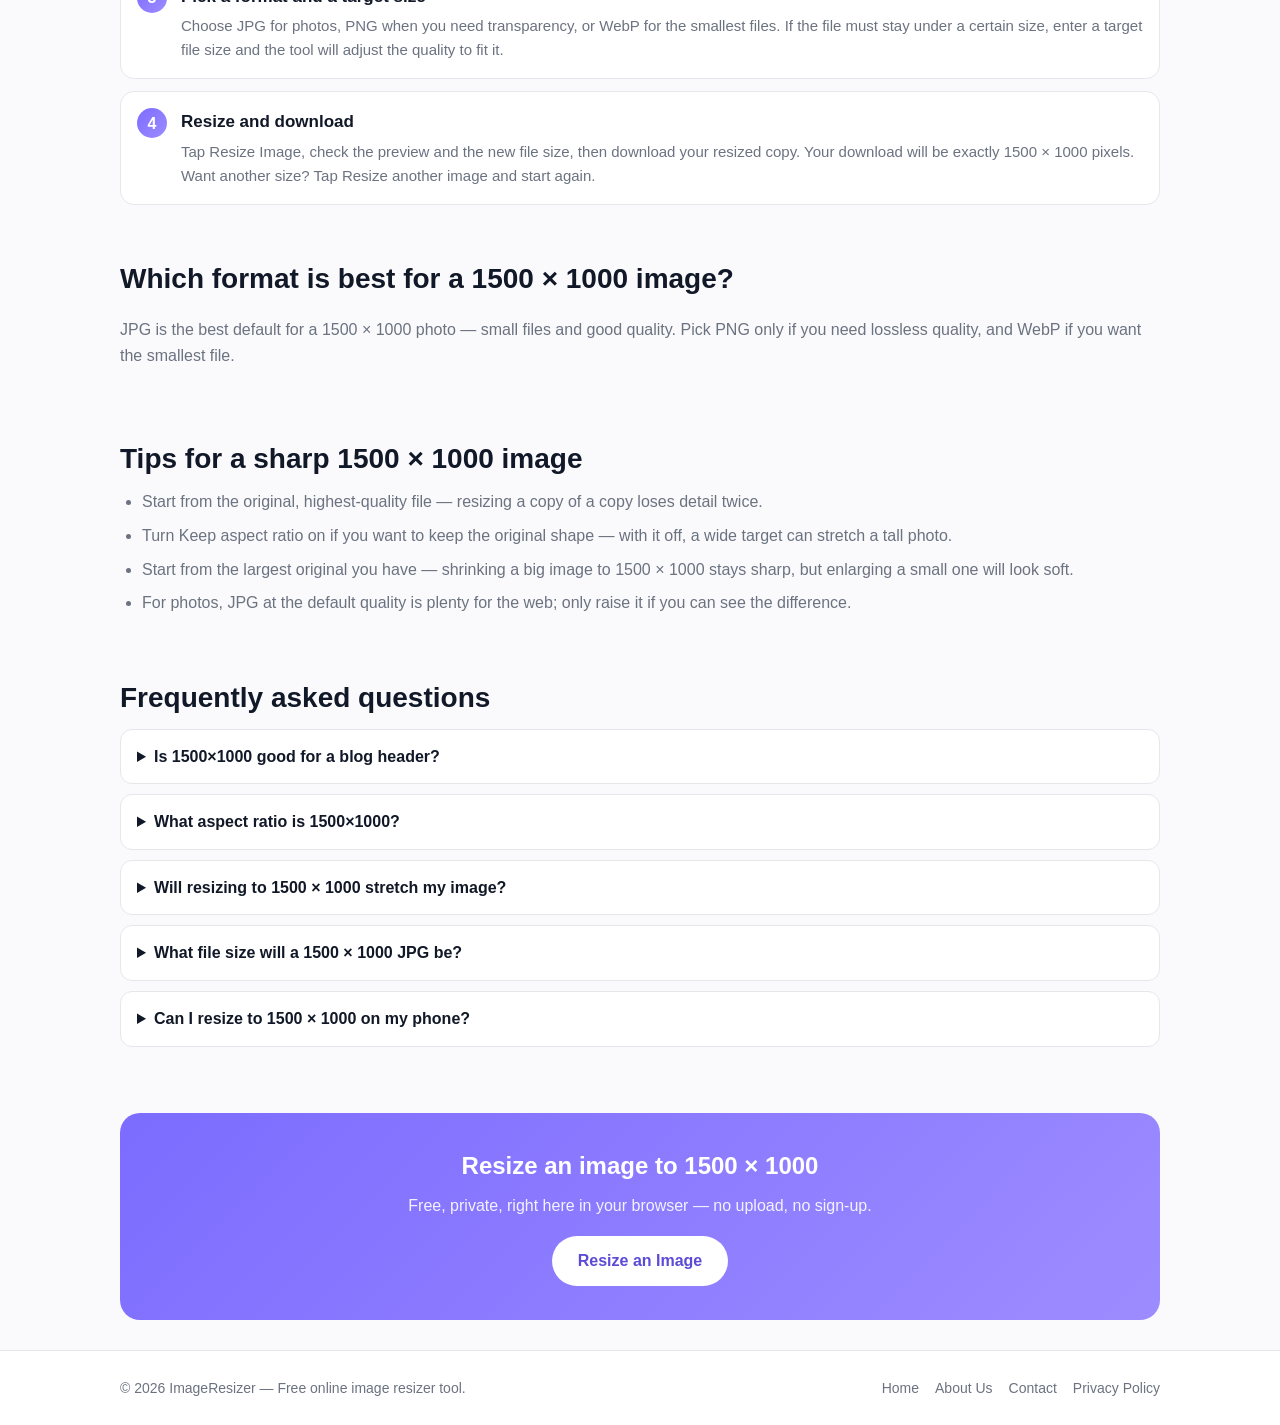
<file: 1500x1000-pixels-image-resize.html>
<!DOCTYPE html>
<html lang="en">
<head>
<meta charset="UTF-8">
<meta name="viewport" content="width=device-width, initial-scale=1.0">
<title>1500×1000 Pixels Image Resize - Resize Images Online Free</title>
<meta name="description" content="Resize any image to 1500 × 1000 pixels free — 3:2 landscape photos. Fast and private, right in your browser, no upload, no sign-up, no watermark. Free forever.">
<meta name="google-site-verification" content="_-BRUVU3ety-sxMiKPLYXIAc3S__Jb0sioMftiq5Fuo" />
<!-- Google tag (gtag.js) -->
<script async src="https://www.googletagmanager.com/gtag/js?id=G-L9E8XYBW71"></script>
<script>
  window.dataLayer = window.dataLayer || [];
  function gtag(){dataLayer.push(arguments);}
  gtag('js', new Date());
  gtag('config', 'G-L9E8XYBW71');
</script>
<meta name="keywords" content="1500x1000 image resize, resize image to 1500x1000, 1500x1000 pixels, 3:2 landscape photos">
<link rel="canonical" href="https://simpleimageresizer.github.io/1500x1000-pixels-image-resize.html">
<meta property="og:title" content="1500×1000 Pixels Image Resize - Resize Images Online Free">
<meta property="og:description" content="Resize images to 1500 × 1000 px free in your browser — no upload, no sign-up.">
<meta property="og:type" content="website">
<meta property="og:url" content="https://simpleimageresizer.github.io/1500x1000-pixels-image-resize.html">
<link rel="stylesheet" href="styles.css">
<link rel="icon" href="data:image/svg+xml,<svg xmlns='http://www.w3.org/2000/svg' viewBox='0 0 100 100'><text y='.9em' font-size='90'>🖼️</text></svg>">
</head>
<body>
<header class="site">
  <div class="wrap">
    <a class="logo" href="https://simpleimageresizer.github.io/"><span class="mark">🖼️</span>Image<b> Resizer</b></a>
    <button type="button" class="menu-btn" id="menuBtn" aria-label="Menu" aria-expanded="false"><span></span><span></span><span></span></button>
    <nav class="main">
      <a href="https://simpleimageresizer.github.io/">Home</a>
      <a href="about.html">About Us</a>
      <a href="contact.html">Contact</a>
      <a href="privacy-policy.html">Privacy Policy</a>
    </nav>
  </div>
</header>

<main class="wrap">
  <div class="hero">
    <h1>1500×1000 Pixels Image Resize</h1>
    <p class="lede">Resize any image to 1500 × 1000 pixels — 3:2 landscape photos — free in your browser. No upload, no sign-up.</p>
  </div>

<div class="tool-card" id="tool">
    <div class="drop-zone" id="dropZone" tabindex="0" role="button" aria-label="Choose an image to resize">
      <span class="drop-icon">
        <svg width="26" height="26" viewBox="0 0 24 24" fill="none" stroke="#374151" stroke-width="2" stroke-linecap="round" stroke-linejoin="round" aria-hidden="true"><path d="M12 3v12"/><path d="M6 11l6 6 6-6"/><path d="M4 21h16"/></svg>
      </span>
      <p class="drop-text">Drag and drop your image here or click to browse</p>
      <button type="button" class="btn-purple" id="selectImageBtn">Select Image</button>
      <input type="file" id="fileInput" accept="image/*" hidden>
    </div>

    <div class="file-info" id="fileInfo">
      <img id="previewImg" alt="Your chosen image">
      <div>
        <div class="file-name" id="fileName"></div>
        <div class="file-meta" id="fileMeta"></div>
      </div>
    </div>

    <div class="crop-stage-wrap" id="cropStageWrap">
      <div class="crop-stage" id="cropStage">
        <img id="cropImg" alt="Image to crop" draggable="false">
        <div class="crop-box" id="cropBox">
          <span class="crop-handle tl"></span><span class="crop-handle tr"></span>
          <span class="crop-handle bl"></span><span class="crop-handle br"></span>
        </div>
      </div>
      <p class="crop-caption" id="cropCaption"></p>
    </div>

    <div class="tool-divider"></div>

    <div class="settings">
      <div class="setting-row">
        <label for="dimWidth">Dimensions</label>
        <div class="setting-controls">
          <div class="dim-inputs">
            <input type="number" id="dimWidth" placeholder="Width" value="1500" min="1" aria-label="Width">
            <span class="times" aria-hidden="true">×</span>
            <input type="number" id="dimHeight" placeholder="Height" value="1000" min="1" aria-label="Height">
            <select id="dimUnit" aria-label="Dimension unit">
              <option value="pixel" selected>pixel</option>
              <option value="percent">percent</option>
            </select>
          </div>
          <label class="keep-aspect"><input type="checkbox" id="keepAspect"> Keep aspect ratio</label>
        </div>
      </div>

      <div class="setting-row">
        <label for="formatSelect">Format</label>
        <div class="setting-controls">
          <select id="formatSelect" class="wide">
            <option value="jpg" selected>JPG</option>
            <option value="png">PNG</option>
            <option value="webp">WebP</option>
          </select>
        </div>
      </div>

      <div class="setting-row">
        <span class="setting-label">Target File Size
          <span class="help-icon" tabindex="0">?<span class="help-tip">Optional. We lower the quality just enough to get the file under this size. It works for JPG and WebP. PNG is lossless, so a target size does not apply to it.</span></span>
        </span>
        <div class="setting-controls">
          <div class="target-inputs">
            <input type="number" id="targetSize" placeholder="Leave empty for no limit" min="0" step="any" aria-label="Target file size">
            <select id="targetUnit" aria-label="Target file size unit">
              <option value="mb" selected>MB</option>
              <option value="kb">KB</option>
            </select>
          </div>
        </div>
      </div>
    </div>

    <div class="resize-action">
      <button type="button" class="btn-purple resize-btn" id="resizeBtn" disabled>Resize Image</button>
      <p class="resize-hint" id="resizeHint">Choose an image first to resize it.</p>
      <p class="error-box" id="errorBox" role="alert"></p>
    </div>

    <div class="result" id="resultBox">
      <h3>Your resized image</h3>
      <img id="resultImg" alt="Resized image">
      <p class="result-meta" id="resultDims"></p>
      <p class="result-note" id="resultNote"></p>
      <div class="result-actions">
        <button type="button" class="btn-purple" id="downloadBtn">Download</button>
        <button type="button" class="link-btn" id="againLink">Resize another image</button>
      </div>
    </div>
  </div>

  <section class="block">
    <h2>What is a 1500 × 1000 image?</h2>
    <p>1500 × 1000 is a 3:2 landscape photo size, the same shape as a photo from a full-frame camera. It works well for blog headers, article images and website banners.</p>
    <p>A 1500 × 1000 image holds 1.5 megapixels. At 300 DPI it prints at about 12.7 × 8.5 cm. Because it is wider than it is tall (3:2), it suits banners, headers and video frames.</p>
  </section>

  <section class="block">
    <h2>How to resize an image to 1500 × 1000 in 4 steps</h2>
    <ol class="steps">
      <li><h3>Choose your image</h3><p>Drag your image into the box above, or tap Select Image and pick a file from your device. You will see a preview with its original size right away.</p></li>
      <li><h3>Set the size — already filled in</h3><p>The width and height are already set to 1500 × 1000 for you, so you can resize straight away. A wide crop box appears over your preview — drag it to choose the wide part of your picture. Only the area inside the box is downloaded, so nothing gets stretched. Keep aspect ratio is off by default, so the two numbers stay exactly as you set them.</p></li>
      <li><h3>Pick a format and a target size</h3><p>Choose JPG for photos, PNG when you need transparency, or WebP for the smallest files. If the file must stay under a certain size, enter a target file size and the tool will adjust the quality to fit it.</p></li>
      <li><h3>Resize and download</h3><p>Tap Resize Image, check the preview and the new file size, then download your resized copy. Your download will be exactly 1500 × 1000 pixels. Want another size? Tap Resize another image and start again.</p></li>
    </ol>
  </section>

  <section class="block">
    <h2>Which format is best for a 1500 × 1000 image?</h2>
    <p>JPG is the best default for a 1500 × 1000 photo — small files and good quality. Pick PNG only if you need lossless quality, and WebP if you want the smallest file.</p>
  </section>

  <section class="block">
    <h2>Tips for a sharp 1500 × 1000 image</h2>
    <ul class="tips">
      <li>Start from the original, highest-quality file — resizing a copy of a copy loses detail twice.</li>
      <li>Turn Keep aspect ratio on if you want to keep the original shape — with it off, a wide target can stretch a tall photo.</li>
      <li>Start from the largest original you have — shrinking a big image to 1500 × 1000 stays sharp, but enlarging a small one will look soft.</li>
      <li>For photos, JPG at the default quality is plenty for the web; only raise it if you can see the difference.</li>
    </ul>
  </section>

  <section class="block faq">
    <h2>Frequently asked questions</h2>
    <details><summary>Is 1500×1000 good for a blog header?</summary>
    <p>Yes — 1500 × 1000 is a wide 3:2 image that fits blog headers and article images without cropping.</p></details>
    <details><summary>What aspect ratio is 1500×1000?</summary>
    <p>3:2 — the classic photo ratio from 35mm film and full-frame cameras.</p></details>
    <details><summary>Will resizing to 1500 × 1000 stretch my image?</summary>
    <p>No — when your image has a different shape, a crop box appears over the preview. Drag it to the part you want to keep, and the download is exactly 1500 × 1000 pixels with no stretching.</p></details>
    <details><summary>What file size will a 1500 × 1000 JPG be?</summary>
    <p>It depends on the photo, but a 1500 × 1000 JPG at good quality is roughly 225–450 KB. Setting a target file size will shrink it further if you need it smaller.</p></details>
    <details><summary>Can I resize to 1500 × 1000 on my phone?</summary>
    <p>Yes. The tool works in any modern browser on phones, tablets, laptops and desktops — no app to install.</p></details>
  </section>

  <div class="cta">
    <h2>Resize an image to 1500 × 1000</h2>
    <p>Free, private, right here in your browser — no upload, no sign-up.</p>
    <a class="btn" href="#tool">Resize an Image</a>
  </div>
</main>

<footer class="site">
  <div class="wrap">
    <span>© 2026 ImageResizer — Free online image resizer tool.</span>
    <nav>
      <a href="https://simpleimageresizer.github.io/">Home</a>
      <a href="about.html">About Us</a>
      <a href="contact.html">Contact</a>
      <a href="privacy-policy.html">Privacy Policy</a>
    </nav>
  </div>
</footer>
<script src="app.js"></script>
<script>
/* Dimension preset for this page: keep the tool set to 1500 × 1000. The tool
   fills the Width/Height fields with the uploaded image's own size, so
   this re-applies the page size (through the same input events app.js
   listens to) whenever an image is loaded, keeping the crop box at the
   page's aspect ratio. */
(function () {
  var PRESET_W = 1500, PRESET_H = 1000;
  var wEl = document.getElementById('dimWidth');
  var hEl = document.getElementById('dimHeight');
  var wrap = document.getElementById('cropStageWrap');
  if (!wEl || !hEl) return;
  function applyPreset() {
    wEl.value = PRESET_W;
    hEl.value = PRESET_H;
    wEl.dispatchEvent(new Event('input', { bubbles: true }));
    hEl.dispatchEvent(new Event('input', { bubbles: true }));
  }
  applyPreset();
  if (wrap && window.MutationObserver) {
    var shown = false;
    new MutationObserver(function () {
      var isShown = wrap.classList.contains('show');
      if (isShown && !shown) { shown = true; applyPreset(); }
      else if (!isShown) { shown = false; }
    }).observe(wrap, { attributes: true, attributeFilter: ['class'] });
  }
})();
</script>
</body>
</html>
</file>
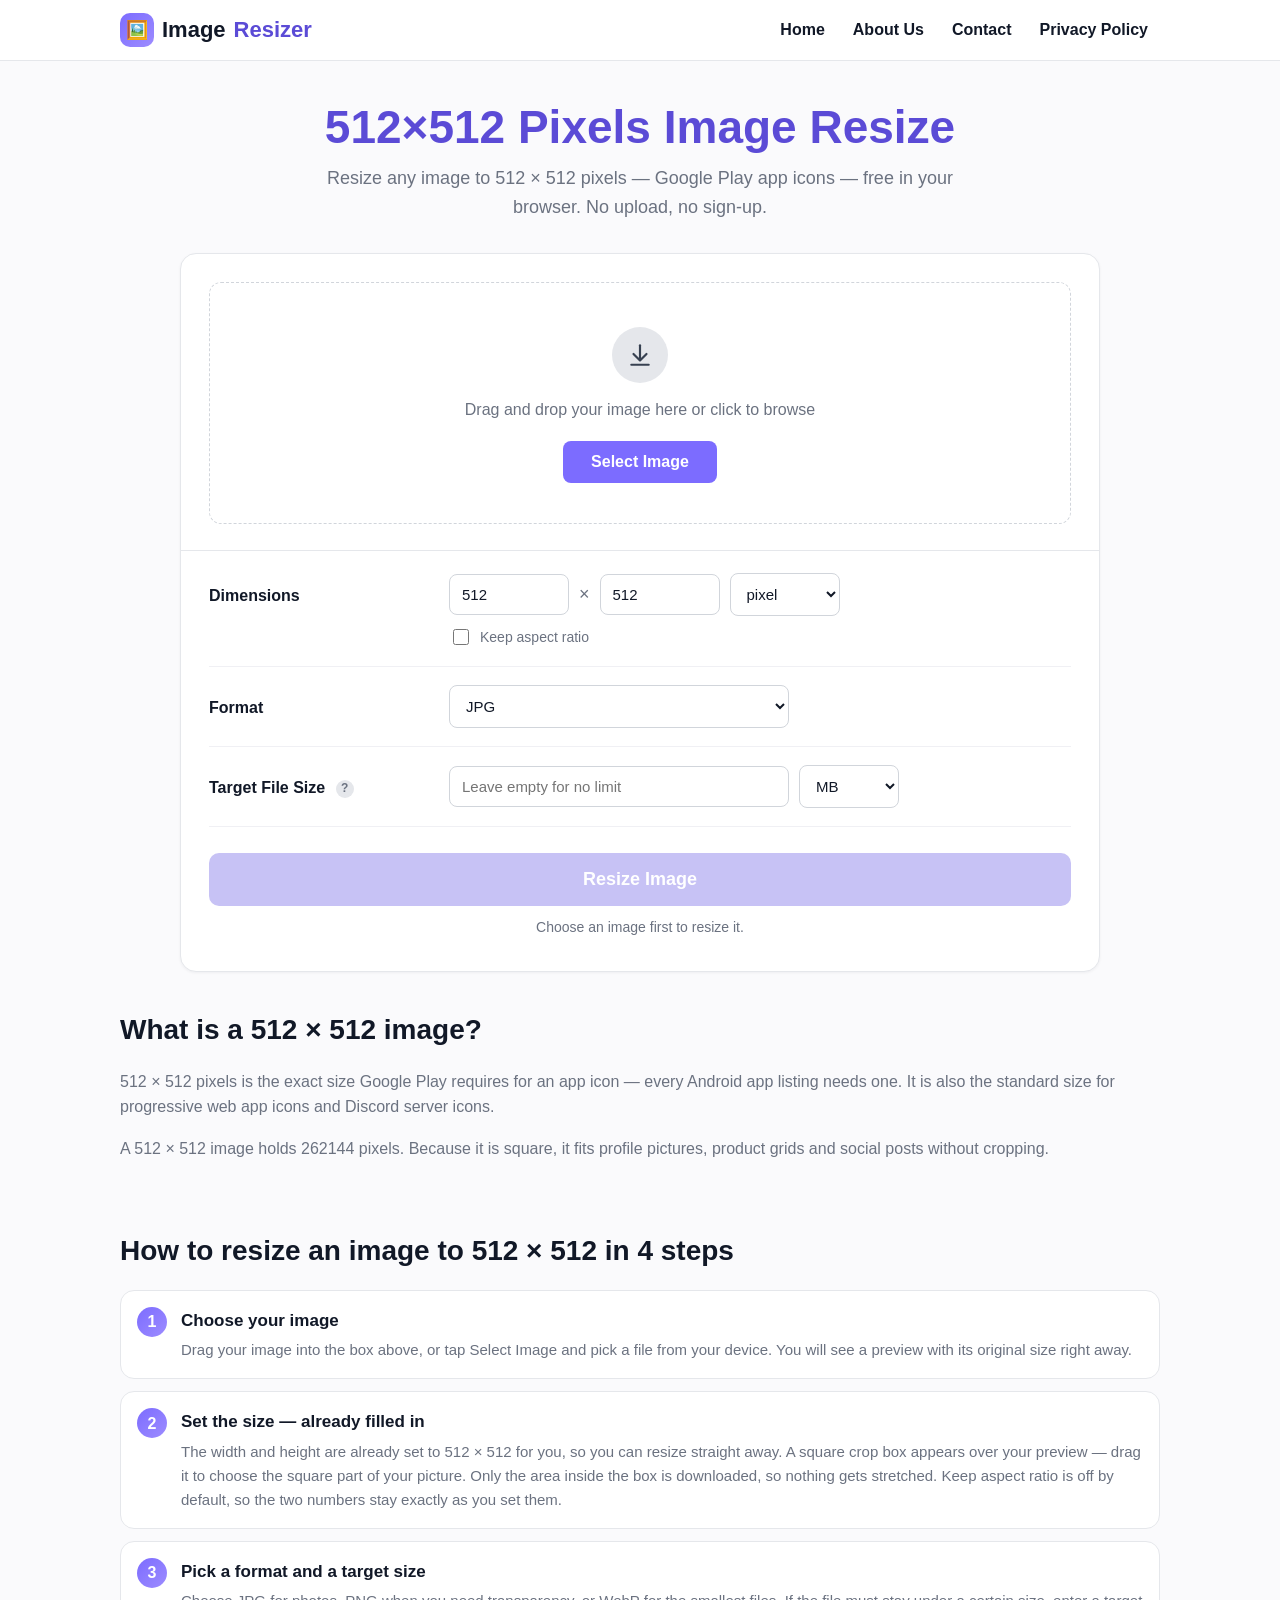
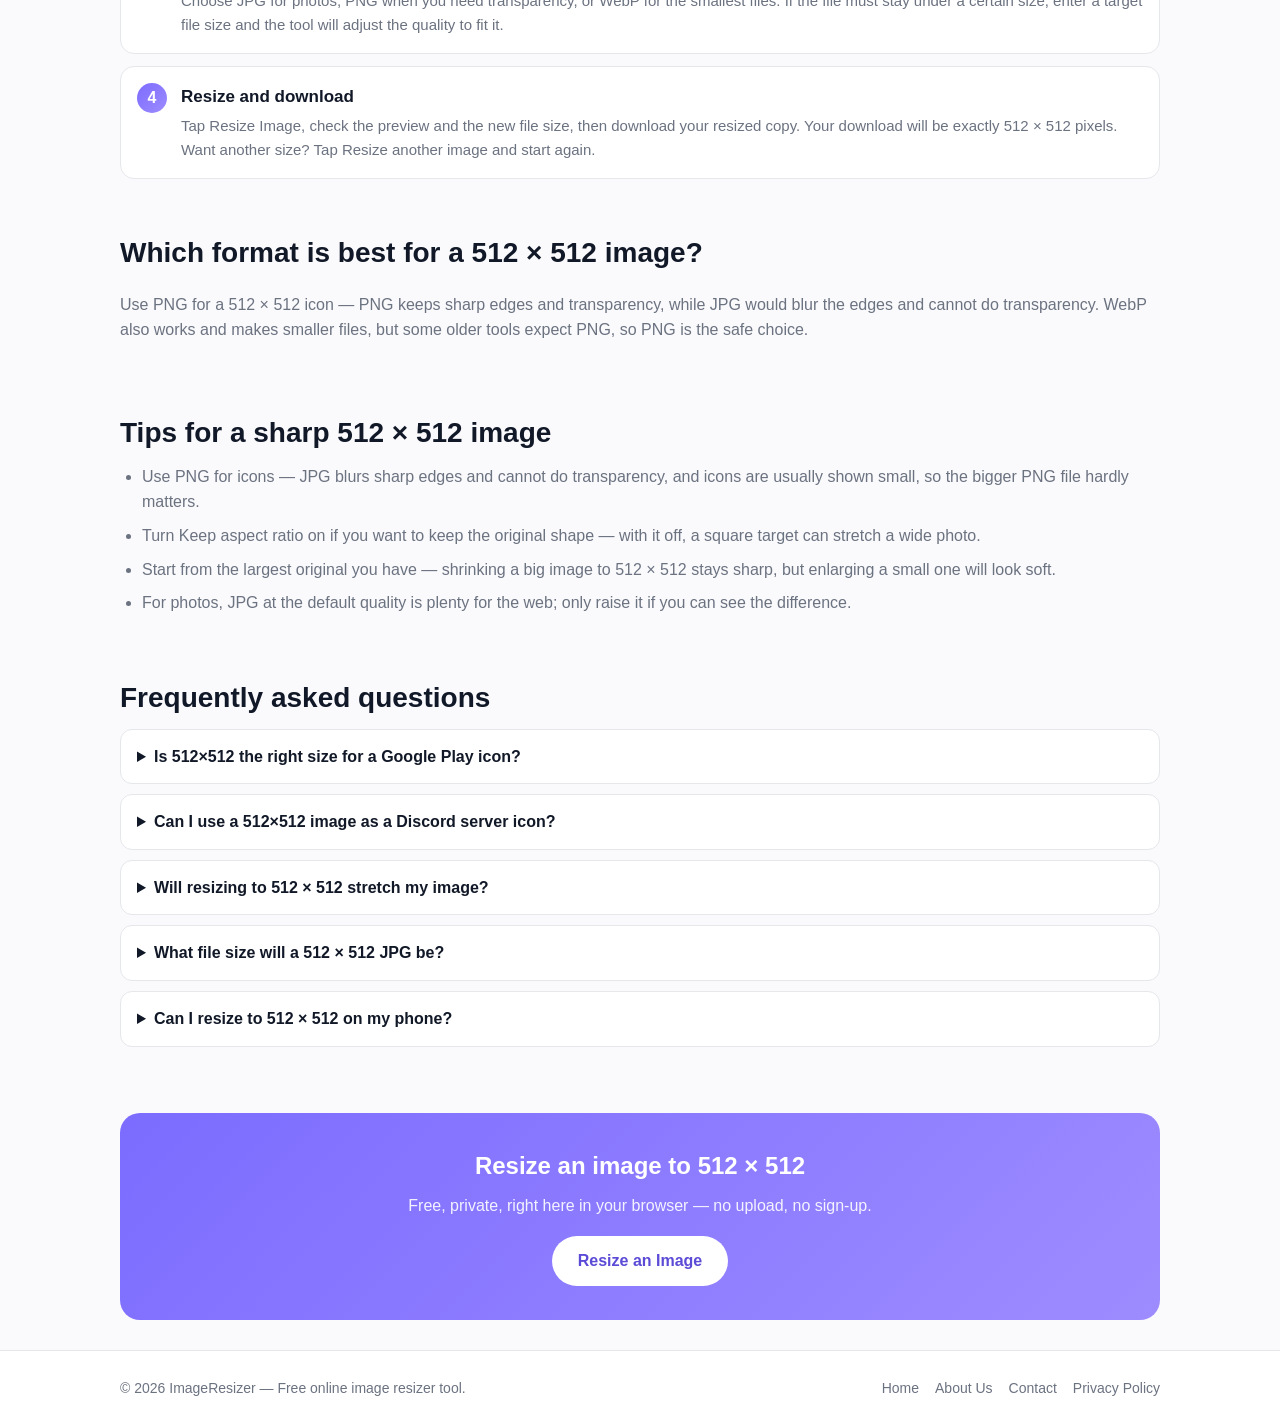
<file: 512x512-pixels-image-resize.html>
<!DOCTYPE html>
<html lang="en">
<head>
<meta charset="UTF-8">
<meta name="viewport" content="width=device-width, initial-scale=1.0">
<title>512×512 Pixels Image Resize - Resize Images Online Free</title>
<meta name="description" content="Resize any image to 512 × 512 pixels free — Google Play app icons. Fast and private, right in your browser, no upload, no sign-up, no watermark. Free forever.">
<meta name="google-site-verification" content="_-BRUVU3ety-sxMiKPLYXIAc3S__Jb0sioMftiq5Fuo" />
<!-- Google tag (gtag.js) -->
<script async src="https://www.googletagmanager.com/gtag/js?id=G-L9E8XYBW71"></script>
<script>
  window.dataLayer = window.dataLayer || [];
  function gtag(){dataLayer.push(arguments);}
  gtag('js', new Date());
  gtag('config', 'G-L9E8XYBW71');
</script>
<meta name="keywords" content="512x512 image resize, resize image to 512x512, 512x512 pixels, Google Play app icons">
<link rel="canonical" href="https://simpleimageresizer.github.io/512x512-pixels-image-resize.html">
<meta property="og:title" content="512×512 Pixels Image Resize - Resize Images Online Free">
<meta property="og:description" content="Resize images to 512 × 512 px free in your browser — no upload, no sign-up.">
<meta property="og:type" content="website">
<meta property="og:url" content="https://simpleimageresizer.github.io/512x512-pixels-image-resize.html">
<link rel="stylesheet" href="styles.css">
<link rel="icon" href="data:image/svg+xml,<svg xmlns='http://www.w3.org/2000/svg' viewBox='0 0 100 100'><text y='.9em' font-size='90'>🖼️</text></svg>">
</head>
<body>
<header class="site">
  <div class="wrap">
    <a class="logo" href="https://simpleimageresizer.github.io/"><span class="mark">🖼️</span>Image<b> Resizer</b></a>
    <button type="button" class="menu-btn" id="menuBtn" aria-label="Menu" aria-expanded="false"><span></span><span></span><span></span></button>
    <nav class="main">
      <a href="https://simpleimageresizer.github.io/">Home</a>
      <a href="about.html">About Us</a>
      <a href="contact.html">Contact</a>
      <a href="privacy-policy.html">Privacy Policy</a>
    </nav>
  </div>
</header>

<main class="wrap">
  <div class="hero">
    <h1>512×512 Pixels Image Resize</h1>
    <p class="lede">Resize any image to 512 × 512 pixels — Google Play app icons — free in your browser. No upload, no sign-up.</p>
  </div>

<div class="tool-card" id="tool">
    <div class="drop-zone" id="dropZone" tabindex="0" role="button" aria-label="Choose an image to resize">
      <span class="drop-icon">
        <svg width="26" height="26" viewBox="0 0 24 24" fill="none" stroke="#374151" stroke-width="2" stroke-linecap="round" stroke-linejoin="round" aria-hidden="true"><path d="M12 3v12"/><path d="M6 11l6 6 6-6"/><path d="M4 21h16"/></svg>
      </span>
      <p class="drop-text">Drag and drop your image here or click to browse</p>
      <button type="button" class="btn-purple" id="selectImageBtn">Select Image</button>
      <input type="file" id="fileInput" accept="image/*" hidden>
    </div>

    <div class="file-info" id="fileInfo">
      <img id="previewImg" alt="Your chosen image">
      <div>
        <div class="file-name" id="fileName"></div>
        <div class="file-meta" id="fileMeta"></div>
      </div>
    </div>

    <div class="crop-stage-wrap" id="cropStageWrap">
      <div class="crop-stage" id="cropStage">
        <img id="cropImg" alt="Image to crop" draggable="false">
        <div class="crop-box" id="cropBox">
          <span class="crop-handle tl"></span><span class="crop-handle tr"></span>
          <span class="crop-handle bl"></span><span class="crop-handle br"></span>
        </div>
      </div>
      <p class="crop-caption" id="cropCaption"></p>
    </div>

    <div class="tool-divider"></div>

    <div class="settings">
      <div class="setting-row">
        <label for="dimWidth">Dimensions</label>
        <div class="setting-controls">
          <div class="dim-inputs">
            <input type="number" id="dimWidth" placeholder="Width" value="512" min="1" aria-label="Width">
            <span class="times" aria-hidden="true">×</span>
            <input type="number" id="dimHeight" placeholder="Height" value="512" min="1" aria-label="Height">
            <select id="dimUnit" aria-label="Dimension unit">
              <option value="pixel" selected>pixel</option>
              <option value="percent">percent</option>
            </select>
          </div>
          <label class="keep-aspect"><input type="checkbox" id="keepAspect"> Keep aspect ratio</label>
        </div>
      </div>

      <div class="setting-row">
        <label for="formatSelect">Format</label>
        <div class="setting-controls">
          <select id="formatSelect" class="wide">
            <option value="jpg" selected>JPG</option>
            <option value="png">PNG</option>
            <option value="webp">WebP</option>
          </select>
        </div>
      </div>

      <div class="setting-row">
        <span class="setting-label">Target File Size
          <span class="help-icon" tabindex="0">?<span class="help-tip">Optional. We lower the quality just enough to get the file under this size. It works for JPG and WebP. PNG is lossless, so a target size does not apply to it.</span></span>
        </span>
        <div class="setting-controls">
          <div class="target-inputs">
            <input type="number" id="targetSize" placeholder="Leave empty for no limit" min="0" step="any" aria-label="Target file size">
            <select id="targetUnit" aria-label="Target file size unit">
              <option value="mb" selected>MB</option>
              <option value="kb">KB</option>
            </select>
          </div>
        </div>
      </div>
    </div>

    <div class="resize-action">
      <button type="button" class="btn-purple resize-btn" id="resizeBtn" disabled>Resize Image</button>
      <p class="resize-hint" id="resizeHint">Choose an image first to resize it.</p>
      <p class="error-box" id="errorBox" role="alert"></p>
    </div>

    <div class="result" id="resultBox">
      <h3>Your resized image</h3>
      <img id="resultImg" alt="Resized image">
      <p class="result-meta" id="resultDims"></p>
      <p class="result-note" id="resultNote"></p>
      <div class="result-actions">
        <button type="button" class="btn-purple" id="downloadBtn">Download</button>
        <button type="button" class="link-btn" id="againLink">Resize another image</button>
      </div>
    </div>
  </div>

  <section class="block">
    <h2>What is a 512 × 512 image?</h2>
    <p>512 × 512 pixels is the exact size Google Play requires for an app icon — every Android app listing needs one. It is also the standard size for progressive web app icons and Discord server icons.</p>
    <p>A 512 × 512 image holds 262144 pixels. Because it is square, it fits profile pictures, product grids and social posts without cropping.</p>
  </section>

  <section class="block">
    <h2>How to resize an image to 512 × 512 in 4 steps</h2>
    <ol class="steps">
      <li><h3>Choose your image</h3><p>Drag your image into the box above, or tap Select Image and pick a file from your device. You will see a preview with its original size right away.</p></li>
      <li><h3>Set the size — already filled in</h3><p>The width and height are already set to 512 × 512 for you, so you can resize straight away. A square crop box appears over your preview — drag it to choose the square part of your picture. Only the area inside the box is downloaded, so nothing gets stretched. Keep aspect ratio is off by default, so the two numbers stay exactly as you set them.</p></li>
      <li><h3>Pick a format and a target size</h3><p>Choose JPG for photos, PNG when you need transparency, or WebP for the smallest files. If the file must stay under a certain size, enter a target file size and the tool will adjust the quality to fit it.</p></li>
      <li><h3>Resize and download</h3><p>Tap Resize Image, check the preview and the new file size, then download your resized copy. Your download will be exactly 512 × 512 pixels. Want another size? Tap Resize another image and start again.</p></li>
    </ol>
  </section>

  <section class="block">
    <h2>Which format is best for a 512 × 512 image?</h2>
    <p>Use PNG for a 512 × 512 icon — PNG keeps sharp edges and transparency, while JPG would blur the edges and cannot do transparency. WebP also works and makes smaller files, but some older tools expect PNG, so PNG is the safe choice.</p>
  </section>

  <section class="block">
    <h2>Tips for a sharp 512 × 512 image</h2>
    <ul class="tips">
      <li>Use PNG for icons — JPG blurs sharp edges and cannot do transparency, and icons are usually shown small, so the bigger PNG file hardly matters.</li>
      <li>Turn Keep aspect ratio on if you want to keep the original shape — with it off, a square target can stretch a wide photo.</li>
      <li>Start from the largest original you have — shrinking a big image to 512 × 512 stays sharp, but enlarging a small one will look soft.</li>
      <li>For photos, JPG at the default quality is plenty for the web; only raise it if you can see the difference.</li>
    </ul>
  </section>

  <section class="block faq">
    <h2>Frequently asked questions</h2>
    <details><summary>Is 512×512 the right size for a Google Play icon?</summary>
    <p>Yes — Google Play requires a 512 × 512 app icon for every listing, so this is the size to submit. The same size works for progressive web app icons.</p></details>
    <details><summary>Can I use a 512×512 image as a Discord server icon?</summary>
    <p>Yes — Discord server icons are 512 × 512, so an image resized here fits exactly, with no cropping by Discord.</p></details>
    <details><summary>Will resizing to 512 × 512 stretch my image?</summary>
    <p>No — when your image has a different shape, a crop box appears over the preview. Drag it to the part you want to keep, and the download is exactly 512 × 512 pixels with no stretching.</p></details>
    <details><summary>What file size will a 512 × 512 JPG be?</summary>
    <p>It depends on the photo, but a 512 × 512 JPG at good quality is roughly 39–78 KB. Setting a target file size will shrink it further if you need it smaller.</p></details>
    <details><summary>Can I resize to 512 × 512 on my phone?</summary>
    <p>Yes. The tool works in any modern browser on phones, tablets, laptops and desktops — no app to install.</p></details>
  </section>

  <div class="cta">
    <h2>Resize an image to 512 × 512</h2>
    <p>Free, private, right here in your browser — no upload, no sign-up.</p>
    <a class="btn" href="#tool">Resize an Image</a>
  </div>
</main>

<footer class="site">
  <div class="wrap">
    <span>© 2026 ImageResizer — Free online image resizer tool.</span>
    <nav>
      <a href="https://simpleimageresizer.github.io/">Home</a>
      <a href="about.html">About Us</a>
      <a href="contact.html">Contact</a>
      <a href="privacy-policy.html">Privacy Policy</a>
    </nav>
  </div>
</footer>
<script src="app.js"></script>
<script>
/* Dimension preset for this page: keep the tool set to 512 × 512. The tool
   fills the Width/Height fields with the uploaded image's own size, so
   this re-applies the page size (through the same input events app.js
   listens to) whenever an image is loaded, keeping the crop box at the
   page's aspect ratio. */
(function () {
  var PRESET_W = 512, PRESET_H = 512;
  var wEl = document.getElementById('dimWidth');
  var hEl = document.getElementById('dimHeight');
  var wrap = document.getElementById('cropStageWrap');
  if (!wEl || !hEl) return;
  function applyPreset() {
    wEl.value = PRESET_W;
    hEl.value = PRESET_H;
    wEl.dispatchEvent(new Event('input', { bubbles: true }));
    hEl.dispatchEvent(new Event('input', { bubbles: true }));
  }
  applyPreset();
  if (wrap && window.MutationObserver) {
    var shown = false;
    new MutationObserver(function () {
      var isShown = wrap.classList.contains('show');
      if (isShown && !shown) { shown = true; applyPreset(); }
      else if (!isShown) { shown = false; }
    }).observe(wrap, { attributes: true, attributeFilter: ['class'] });
  }
})();
</script>
</body>
</html>
</file>
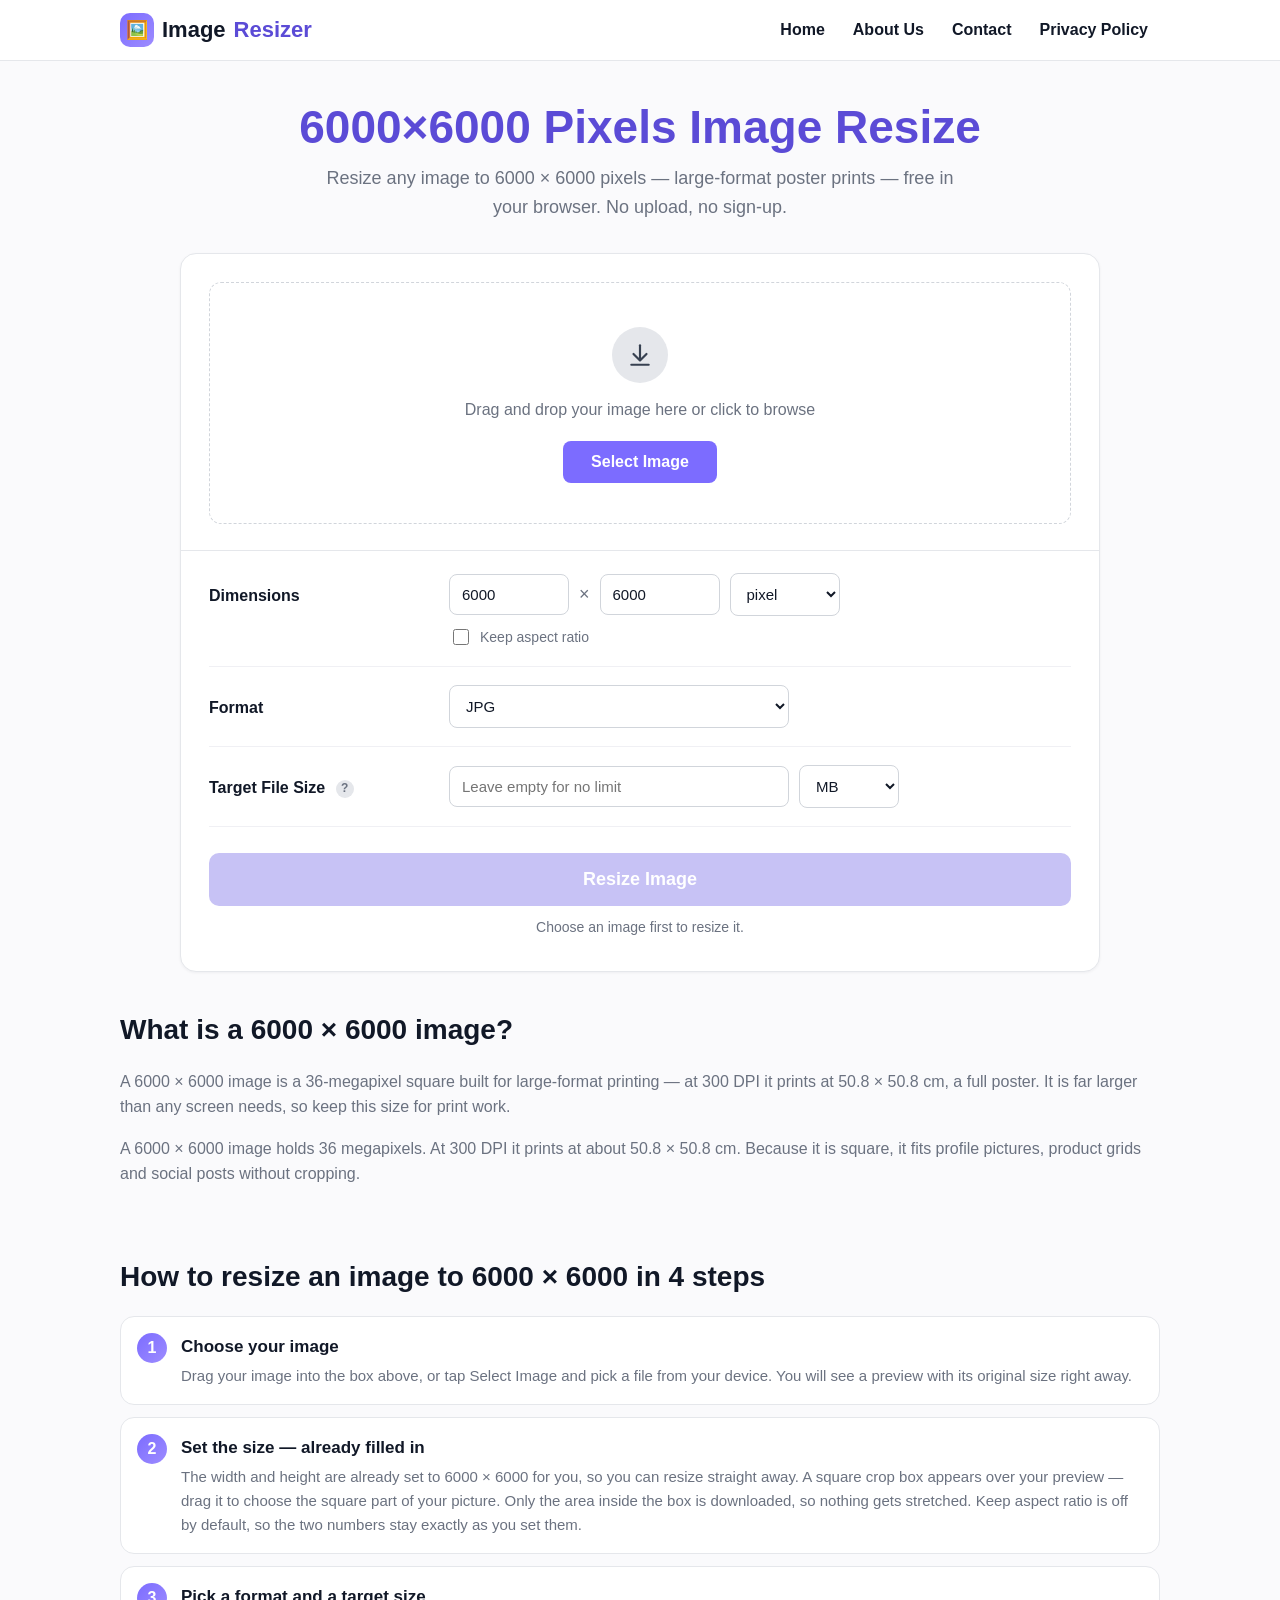
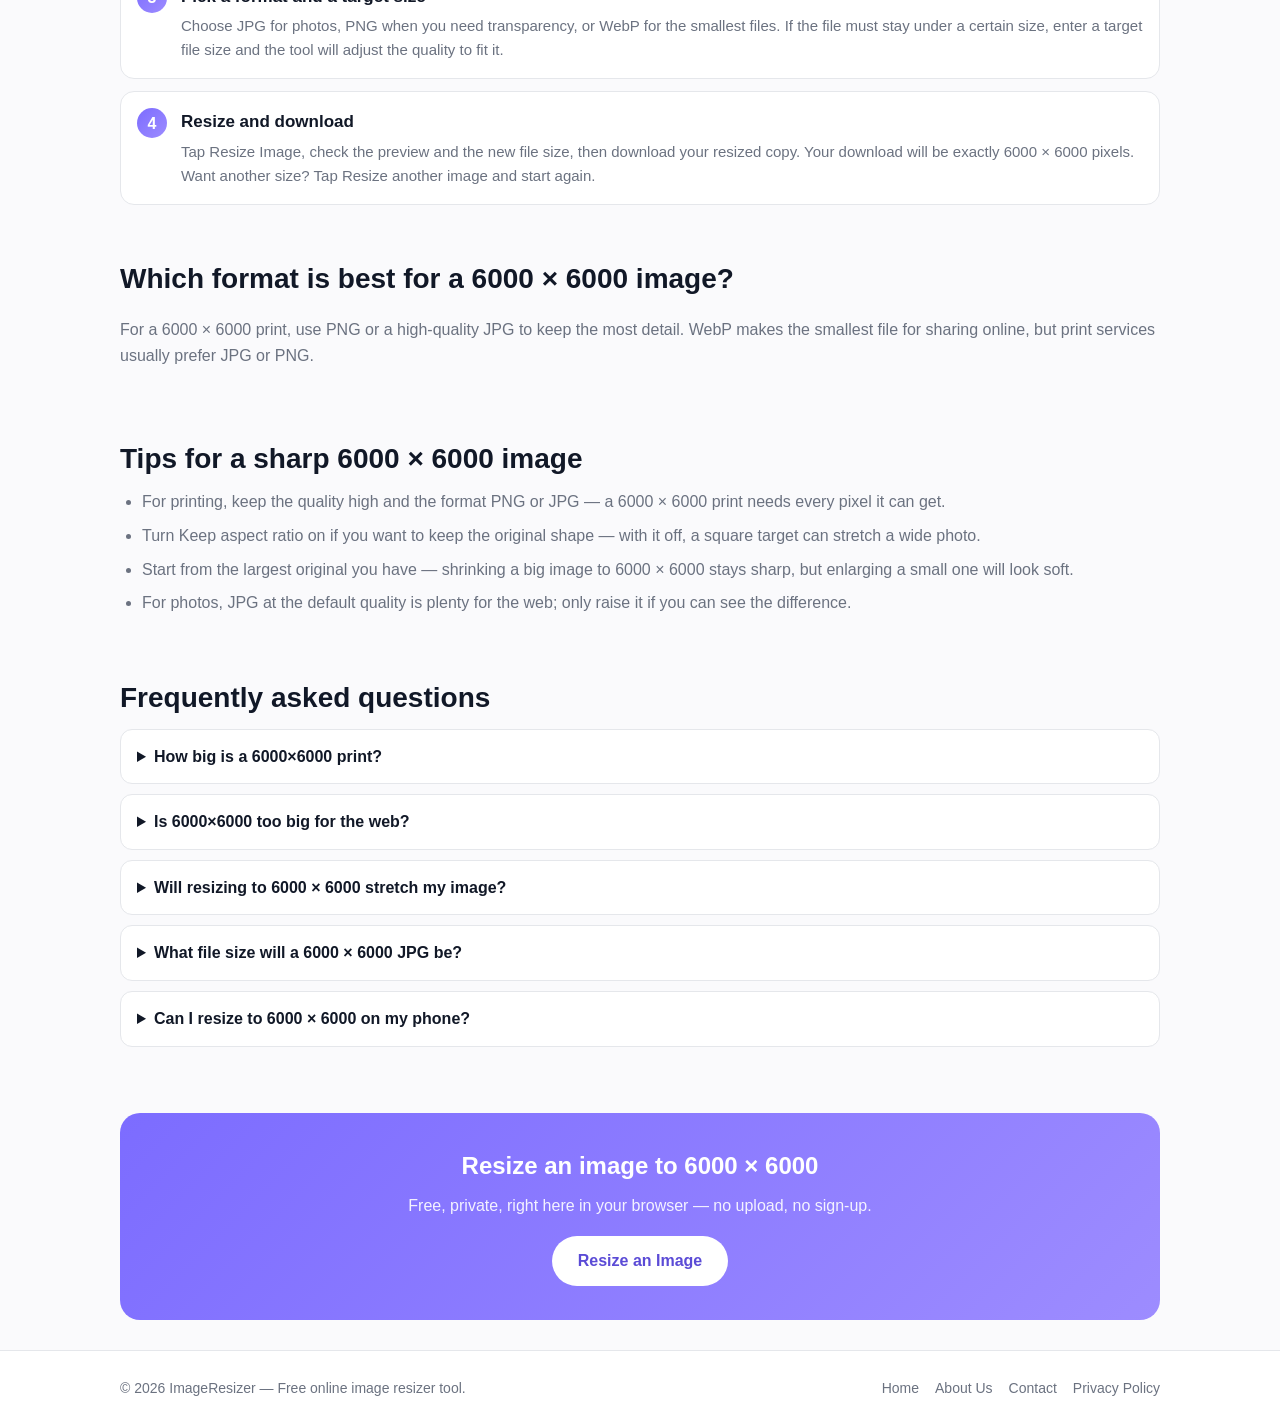
<file: 6000x6000-pixels-image-resize.html>
<!DOCTYPE html>
<html lang="en">
<head>
<meta charset="UTF-8">
<meta name="viewport" content="width=device-width, initial-scale=1.0">
<title>6000×6000 Pixels Image Resize - Resize Images Online Free</title>
<meta name="description" content="Resize any image to 6000 × 6000 pixels free — large-format poster prints. Fast and private, right in your browser, no upload, no sign-up, no watermark.">
<meta name="google-site-verification" content="_-BRUVU3ety-sxMiKPLYXIAc3S__Jb0sioMftiq5Fuo" />
<!-- Google tag (gtag.js) -->
<script async src="https://www.googletagmanager.com/gtag/js?id=G-L9E8XYBW71"></script>
<script>
  window.dataLayer = window.dataLayer || [];
  function gtag(){dataLayer.push(arguments);}
  gtag('js', new Date());
  gtag('config', 'G-L9E8XYBW71');
</script>
<meta name="keywords" content="6000x6000 image resize, resize image to 6000x6000, 6000x6000 pixels, large-format poster prints">
<link rel="canonical" href="https://simpleimageresizer.github.io/6000x6000-pixels-image-resize.html">
<meta property="og:title" content="6000×6000 Pixels Image Resize - Resize Images Online Free">
<meta property="og:description" content="Resize images to 6000 × 6000 px free in your browser — no upload, no sign-up.">
<meta property="og:type" content="website">
<meta property="og:url" content="https://simpleimageresizer.github.io/6000x6000-pixels-image-resize.html">
<link rel="stylesheet" href="styles.css">
<link rel="icon" href="data:image/svg+xml,<svg xmlns='http://www.w3.org/2000/svg' viewBox='0 0 100 100'><text y='.9em' font-size='90'>🖼️</text></svg>">
</head>
<body>
<header class="site">
  <div class="wrap">
    <a class="logo" href="https://simpleimageresizer.github.io/"><span class="mark">🖼️</span>Image<b> Resizer</b></a>
    <button type="button" class="menu-btn" id="menuBtn" aria-label="Menu" aria-expanded="false"><span></span><span></span><span></span></button>
    <nav class="main">
      <a href="https://simpleimageresizer.github.io/">Home</a>
      <a href="about.html">About Us</a>
      <a href="contact.html">Contact</a>
      <a href="privacy-policy.html">Privacy Policy</a>
    </nav>
  </div>
</header>

<main class="wrap">
  <div class="hero">
    <h1>6000×6000 Pixels Image Resize</h1>
    <p class="lede">Resize any image to 6000 × 6000 pixels — large-format poster prints — free in your browser. No upload, no sign-up.</p>
  </div>

<div class="tool-card" id="tool">
    <div class="drop-zone" id="dropZone" tabindex="0" role="button" aria-label="Choose an image to resize">
      <span class="drop-icon">
        <svg width="26" height="26" viewBox="0 0 24 24" fill="none" stroke="#374151" stroke-width="2" stroke-linecap="round" stroke-linejoin="round" aria-hidden="true"><path d="M12 3v12"/><path d="M6 11l6 6 6-6"/><path d="M4 21h16"/></svg>
      </span>
      <p class="drop-text">Drag and drop your image here or click to browse</p>
      <button type="button" class="btn-purple" id="selectImageBtn">Select Image</button>
      <input type="file" id="fileInput" accept="image/*" hidden>
    </div>

    <div class="file-info" id="fileInfo">
      <img id="previewImg" alt="Your chosen image">
      <div>
        <div class="file-name" id="fileName"></div>
        <div class="file-meta" id="fileMeta"></div>
      </div>
    </div>

    <div class="crop-stage-wrap" id="cropStageWrap">
      <div class="crop-stage" id="cropStage">
        <img id="cropImg" alt="Image to crop" draggable="false">
        <div class="crop-box" id="cropBox">
          <span class="crop-handle tl"></span><span class="crop-handle tr"></span>
          <span class="crop-handle bl"></span><span class="crop-handle br"></span>
        </div>
      </div>
      <p class="crop-caption" id="cropCaption"></p>
    </div>

    <div class="tool-divider"></div>

    <div class="settings">
      <div class="setting-row">
        <label for="dimWidth">Dimensions</label>
        <div class="setting-controls">
          <div class="dim-inputs">
            <input type="number" id="dimWidth" placeholder="Width" value="6000" min="1" aria-label="Width">
            <span class="times" aria-hidden="true">×</span>
            <input type="number" id="dimHeight" placeholder="Height" value="6000" min="1" aria-label="Height">
            <select id="dimUnit" aria-label="Dimension unit">
              <option value="pixel" selected>pixel</option>
              <option value="percent">percent</option>
            </select>
          </div>
          <label class="keep-aspect"><input type="checkbox" id="keepAspect"> Keep aspect ratio</label>
        </div>
      </div>

      <div class="setting-row">
        <label for="formatSelect">Format</label>
        <div class="setting-controls">
          <select id="formatSelect" class="wide">
            <option value="jpg" selected>JPG</option>
            <option value="png">PNG</option>
            <option value="webp">WebP</option>
          </select>
        </div>
      </div>

      <div class="setting-row">
        <span class="setting-label">Target File Size
          <span class="help-icon" tabindex="0">?<span class="help-tip">Optional. We lower the quality just enough to get the file under this size. It works for JPG and WebP. PNG is lossless, so a target size does not apply to it.</span></span>
        </span>
        <div class="setting-controls">
          <div class="target-inputs">
            <input type="number" id="targetSize" placeholder="Leave empty for no limit" min="0" step="any" aria-label="Target file size">
            <select id="targetUnit" aria-label="Target file size unit">
              <option value="mb" selected>MB</option>
              <option value="kb">KB</option>
            </select>
          </div>
        </div>
      </div>
    </div>

    <div class="resize-action">
      <button type="button" class="btn-purple resize-btn" id="resizeBtn" disabled>Resize Image</button>
      <p class="resize-hint" id="resizeHint">Choose an image first to resize it.</p>
      <p class="error-box" id="errorBox" role="alert"></p>
    </div>

    <div class="result" id="resultBox">
      <h3>Your resized image</h3>
      <img id="resultImg" alt="Resized image">
      <p class="result-meta" id="resultDims"></p>
      <p class="result-note" id="resultNote"></p>
      <div class="result-actions">
        <button type="button" class="btn-purple" id="downloadBtn">Download</button>
        <button type="button" class="link-btn" id="againLink">Resize another image</button>
      </div>
    </div>
  </div>

  <section class="block">
    <h2>What is a 6000 × 6000 image?</h2>
    <p>A 6000 × 6000 image is a 36-megapixel square built for large-format printing — at 300 DPI it prints at 50.8 × 50.8 cm, a full poster. It is far larger than any screen needs, so keep this size for print work.</p>
    <p>A 6000 × 6000 image holds 36 megapixels. At 300 DPI it prints at about 50.8 × 50.8 cm. Because it is square, it fits profile pictures, product grids and social posts without cropping.</p>
  </section>

  <section class="block">
    <h2>How to resize an image to 6000 × 6000 in 4 steps</h2>
    <ol class="steps">
      <li><h3>Choose your image</h3><p>Drag your image into the box above, or tap Select Image and pick a file from your device. You will see a preview with its original size right away.</p></li>
      <li><h3>Set the size — already filled in</h3><p>The width and height are already set to 6000 × 6000 for you, so you can resize straight away. A square crop box appears over your preview — drag it to choose the square part of your picture. Only the area inside the box is downloaded, so nothing gets stretched. Keep aspect ratio is off by default, so the two numbers stay exactly as you set them.</p></li>
      <li><h3>Pick a format and a target size</h3><p>Choose JPG for photos, PNG when you need transparency, or WebP for the smallest files. If the file must stay under a certain size, enter a target file size and the tool will adjust the quality to fit it.</p></li>
      <li><h3>Resize and download</h3><p>Tap Resize Image, check the preview and the new file size, then download your resized copy. Your download will be exactly 6000 × 6000 pixels. Want another size? Tap Resize another image and start again.</p></li>
    </ol>
  </section>

  <section class="block">
    <h2>Which format is best for a 6000 × 6000 image?</h2>
    <p>For a 6000 × 6000 print, use PNG or a high-quality JPG to keep the most detail. WebP makes the smallest file for sharing online, but print services usually prefer JPG or PNG.</p>
  </section>

  <section class="block">
    <h2>Tips for a sharp 6000 × 6000 image</h2>
    <ul class="tips">
      <li>For printing, keep the quality high and the format PNG or JPG — a 6000 × 6000 print needs every pixel it can get.</li>
      <li>Turn Keep aspect ratio on if you want to keep the original shape — with it off, a square target can stretch a wide photo.</li>
      <li>Start from the largest original you have — shrinking a big image to 6000 × 6000 stays sharp, but enlarging a small one will look soft.</li>
      <li>For photos, JPG at the default quality is plenty for the web; only raise it if you can see the difference.</li>
    </ul>
  </section>

  <section class="block faq">
    <h2>Frequently asked questions</h2>
    <details><summary>How big is a 6000×6000 print?</summary>
    <p>At 300 DPI a 6000 × 6000 image prints at 50.8 × 50.8 cm — a 20-inch square poster. At 150 DPI it prints twice as large.</p></details>
    <details><summary>Is 6000×6000 too big for the web?</summary>
    <p>Yes, for most uses. A 36-megapixel image makes a heavy file that loads slowly — use a smaller size for websites and keep 6000 × 6000 for printing.</p></details>
    <details><summary>Will resizing to 6000 × 6000 stretch my image?</summary>
    <p>No — when your image has a different shape, a crop box appears over the preview. Drag it to the part you want to keep, and the download is exactly 6000 × 6000 pixels with no stretching.</p></details>
    <details><summary>What file size will a 6000 × 6000 JPG be?</summary>
    <p>It depends on the photo, but a 6000 × 6000 JPG at good quality is roughly 5400–10800 KB. Setting a target file size will shrink it further if you need it smaller.</p></details>
    <details><summary>Can I resize to 6000 × 6000 on my phone?</summary>
    <p>Yes. The tool works in any modern browser on phones, tablets, laptops and desktops — no app to install.</p></details>
  </section>

  <div class="cta">
    <h2>Resize an image to 6000 × 6000</h2>
    <p>Free, private, right here in your browser — no upload, no sign-up.</p>
    <a class="btn" href="#tool">Resize an Image</a>
  </div>
</main>

<footer class="site">
  <div class="wrap">
    <span>© 2026 ImageResizer — Free online image resizer tool.</span>
    <nav>
      <a href="https://simpleimageresizer.github.io/">Home</a>
      <a href="about.html">About Us</a>
      <a href="contact.html">Contact</a>
      <a href="privacy-policy.html">Privacy Policy</a>
    </nav>
  </div>
</footer>
<script src="app.js"></script>
<script>
/* Dimension preset for this page: keep the tool set to 6000 × 6000. The tool
   fills the Width/Height fields with the uploaded image's own size, so
   this re-applies the page size (through the same input events app.js
   listens to) whenever an image is loaded, keeping the crop box at the
   page's aspect ratio. */
(function () {
  var PRESET_W = 6000, PRESET_H = 6000;
  var wEl = document.getElementById('dimWidth');
  var hEl = document.getElementById('dimHeight');
  var wrap = document.getElementById('cropStageWrap');
  if (!wEl || !hEl) return;
  function applyPreset() {
    wEl.value = PRESET_W;
    hEl.value = PRESET_H;
    wEl.dispatchEvent(new Event('input', { bubbles: true }));
    hEl.dispatchEvent(new Event('input', { bubbles: true }));
  }
  applyPreset();
  if (wrap && window.MutationObserver) {
    var shown = false;
    new MutationObserver(function () {
      var isShown = wrap.classList.contains('show');
      if (isShown && !shown) { shown = true; applyPreset(); }
      else if (!isShown) { shown = false; }
    }).observe(wrap, { attributes: true, attributeFilter: ['class'] });
  }
})();
</script>
</body>
</html>
</file>
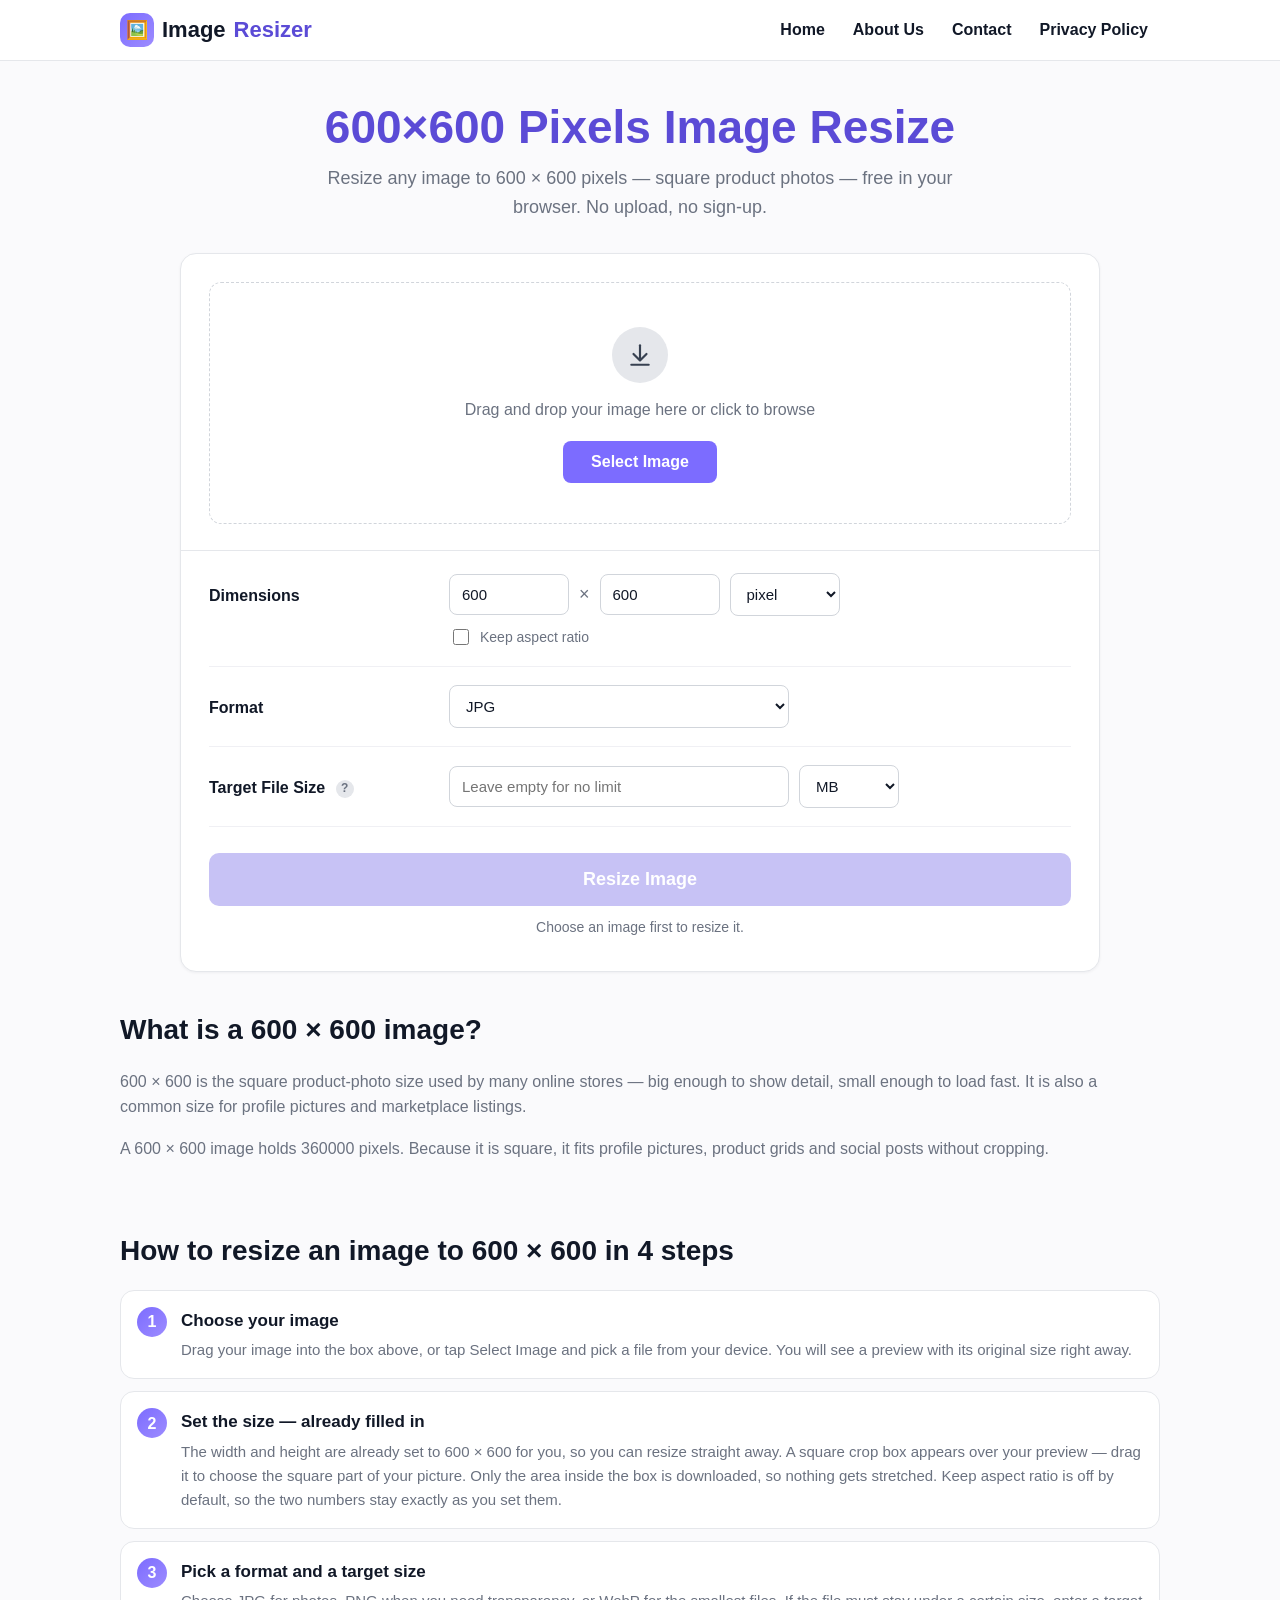
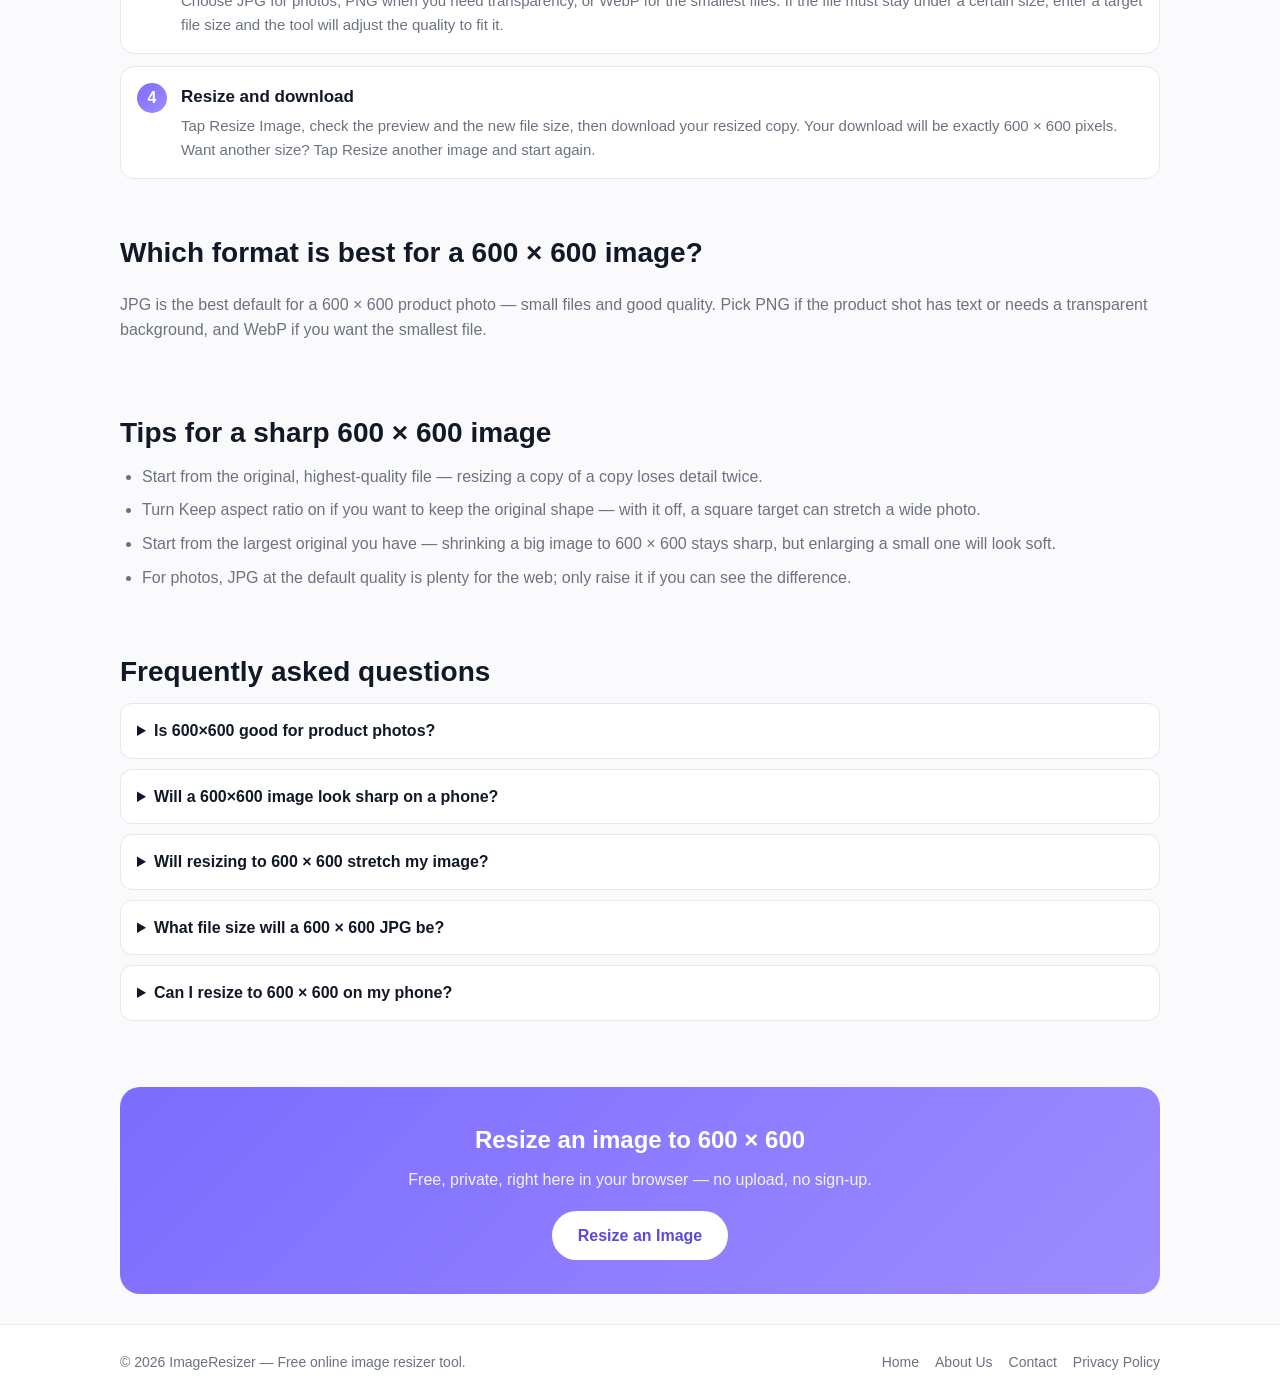
<file: 600x600-pixels-image-resize.html>
<!DOCTYPE html>
<html lang="en">
<head>
<meta charset="UTF-8">
<meta name="viewport" content="width=device-width, initial-scale=1.0">
<title>600×600 Pixels Image Resize - Resize Images Online Free</title>
<meta name="description" content="Resize any image to 600 × 600 pixels free — square product photos. Fast and private, right in your browser, no upload, no sign-up, no watermark. Free forever.">
<meta name="google-site-verification" content="_-BRUVU3ety-sxMiKPLYXIAc3S__Jb0sioMftiq5Fuo" />
<!-- Google tag (gtag.js) -->
<script async src="https://www.googletagmanager.com/gtag/js?id=G-L9E8XYBW71"></script>
<script>
  window.dataLayer = window.dataLayer || [];
  function gtag(){dataLayer.push(arguments);}
  gtag('js', new Date());
  gtag('config', 'G-L9E8XYBW71');
</script>
<meta name="keywords" content="600x600 image resize, resize image to 600x600, 600x600 pixels, square product photos">
<link rel="canonical" href="https://simpleimageresizer.github.io/600x600-pixels-image-resize.html">
<meta property="og:title" content="600×600 Pixels Image Resize - Resize Images Online Free">
<meta property="og:description" content="Resize images to 600 × 600 px free in your browser — no upload, no sign-up.">
<meta property="og:type" content="website">
<meta property="og:url" content="https://simpleimageresizer.github.io/600x600-pixels-image-resize.html">
<link rel="stylesheet" href="styles.css">
<link rel="icon" href="data:image/svg+xml,<svg xmlns='http://www.w3.org/2000/svg' viewBox='0 0 100 100'><text y='.9em' font-size='90'>🖼️</text></svg>">
</head>
<body>
<header class="site">
  <div class="wrap">
    <a class="logo" href="https://simpleimageresizer.github.io/"><span class="mark">🖼️</span>Image<b> Resizer</b></a>
    <button type="button" class="menu-btn" id="menuBtn" aria-label="Menu" aria-expanded="false"><span></span><span></span><span></span></button>
    <nav class="main">
      <a href="https://simpleimageresizer.github.io/">Home</a>
      <a href="about.html">About Us</a>
      <a href="contact.html">Contact</a>
      <a href="privacy-policy.html">Privacy Policy</a>
    </nav>
  </div>
</header>

<main class="wrap">
  <div class="hero">
    <h1>600×600 Pixels Image Resize</h1>
    <p class="lede">Resize any image to 600 × 600 pixels — square product photos — free in your browser. No upload, no sign-up.</p>
  </div>

<div class="tool-card" id="tool">
    <div class="drop-zone" id="dropZone" tabindex="0" role="button" aria-label="Choose an image to resize">
      <span class="drop-icon">
        <svg width="26" height="26" viewBox="0 0 24 24" fill="none" stroke="#374151" stroke-width="2" stroke-linecap="round" stroke-linejoin="round" aria-hidden="true"><path d="M12 3v12"/><path d="M6 11l6 6 6-6"/><path d="M4 21h16"/></svg>
      </span>
      <p class="drop-text">Drag and drop your image here or click to browse</p>
      <button type="button" class="btn-purple" id="selectImageBtn">Select Image</button>
      <input type="file" id="fileInput" accept="image/*" hidden>
    </div>

    <div class="file-info" id="fileInfo">
      <img id="previewImg" alt="Your chosen image">
      <div>
        <div class="file-name" id="fileName"></div>
        <div class="file-meta" id="fileMeta"></div>
      </div>
    </div>

    <div class="crop-stage-wrap" id="cropStageWrap">
      <div class="crop-stage" id="cropStage">
        <img id="cropImg" alt="Image to crop" draggable="false">
        <div class="crop-box" id="cropBox">
          <span class="crop-handle tl"></span><span class="crop-handle tr"></span>
          <span class="crop-handle bl"></span><span class="crop-handle br"></span>
        </div>
      </div>
      <p class="crop-caption" id="cropCaption"></p>
    </div>

    <div class="tool-divider"></div>

    <div class="settings">
      <div class="setting-row">
        <label for="dimWidth">Dimensions</label>
        <div class="setting-controls">
          <div class="dim-inputs">
            <input type="number" id="dimWidth" placeholder="Width" value="600" min="1" aria-label="Width">
            <span class="times" aria-hidden="true">×</span>
            <input type="number" id="dimHeight" placeholder="Height" value="600" min="1" aria-label="Height">
            <select id="dimUnit" aria-label="Dimension unit">
              <option value="pixel" selected>pixel</option>
              <option value="percent">percent</option>
            </select>
          </div>
          <label class="keep-aspect"><input type="checkbox" id="keepAspect"> Keep aspect ratio</label>
        </div>
      </div>

      <div class="setting-row">
        <label for="formatSelect">Format</label>
        <div class="setting-controls">
          <select id="formatSelect" class="wide">
            <option value="jpg" selected>JPG</option>
            <option value="png">PNG</option>
            <option value="webp">WebP</option>
          </select>
        </div>
      </div>

      <div class="setting-row">
        <span class="setting-label">Target File Size
          <span class="help-icon" tabindex="0">?<span class="help-tip">Optional. We lower the quality just enough to get the file under this size. It works for JPG and WebP. PNG is lossless, so a target size does not apply to it.</span></span>
        </span>
        <div class="setting-controls">
          <div class="target-inputs">
            <input type="number" id="targetSize" placeholder="Leave empty for no limit" min="0" step="any" aria-label="Target file size">
            <select id="targetUnit" aria-label="Target file size unit">
              <option value="mb" selected>MB</option>
              <option value="kb">KB</option>
            </select>
          </div>
        </div>
      </div>
    </div>

    <div class="resize-action">
      <button type="button" class="btn-purple resize-btn" id="resizeBtn" disabled>Resize Image</button>
      <p class="resize-hint" id="resizeHint">Choose an image first to resize it.</p>
      <p class="error-box" id="errorBox" role="alert"></p>
    </div>

    <div class="result" id="resultBox">
      <h3>Your resized image</h3>
      <img id="resultImg" alt="Resized image">
      <p class="result-meta" id="resultDims"></p>
      <p class="result-note" id="resultNote"></p>
      <div class="result-actions">
        <button type="button" class="btn-purple" id="downloadBtn">Download</button>
        <button type="button" class="link-btn" id="againLink">Resize another image</button>
      </div>
    </div>
  </div>

  <section class="block">
    <h2>What is a 600 × 600 image?</h2>
    <p>600 × 600 is the square product-photo size used by many online stores — big enough to show detail, small enough to load fast. It is also a common size for profile pictures and marketplace listings.</p>
    <p>A 600 × 600 image holds 360000 pixels. Because it is square, it fits profile pictures, product grids and social posts without cropping.</p>
  </section>

  <section class="block">
    <h2>How to resize an image to 600 × 600 in 4 steps</h2>
    <ol class="steps">
      <li><h3>Choose your image</h3><p>Drag your image into the box above, or tap Select Image and pick a file from your device. You will see a preview with its original size right away.</p></li>
      <li><h3>Set the size — already filled in</h3><p>The width and height are already set to 600 × 600 for you, so you can resize straight away. A square crop box appears over your preview — drag it to choose the square part of your picture. Only the area inside the box is downloaded, so nothing gets stretched. Keep aspect ratio is off by default, so the two numbers stay exactly as you set them.</p></li>
      <li><h3>Pick a format and a target size</h3><p>Choose JPG for photos, PNG when you need transparency, or WebP for the smallest files. If the file must stay under a certain size, enter a target file size and the tool will adjust the quality to fit it.</p></li>
      <li><h3>Resize and download</h3><p>Tap Resize Image, check the preview and the new file size, then download your resized copy. Your download will be exactly 600 × 600 pixels. Want another size? Tap Resize another image and start again.</p></li>
    </ol>
  </section>

  <section class="block">
    <h2>Which format is best for a 600 × 600 image?</h2>
    <p>JPG is the best default for a 600 × 600 product photo — small files and good quality. Pick PNG if the product shot has text or needs a transparent background, and WebP if you want the smallest file.</p>
  </section>

  <section class="block">
    <h2>Tips for a sharp 600 × 600 image</h2>
    <ul class="tips">
      <li>Start from the original, highest-quality file — resizing a copy of a copy loses detail twice.</li>
      <li>Turn Keep aspect ratio on if you want to keep the original shape — with it off, a square target can stretch a wide photo.</li>
      <li>Start from the largest original you have — shrinking a big image to 600 × 600 stays sharp, but enlarging a small one will look soft.</li>
      <li>For photos, JPG at the default quality is plenty for the web; only raise it if you can see the difference.</li>
    </ul>
  </section>

  <section class="block faq">
    <h2>Frequently asked questions</h2>
    <details><summary>Is 600×600 good for product photos?</summary>
    <p>Yes — 600 × 600 is a standard square product size. It shows the product clearly in a shop grid and loads quickly on phones.</p></details>
    <details><summary>Will a 600×600 image look sharp on a phone?</summary>
    <p>Yes. Phone screens show square images at a few hundred pixels across, so 600 × 600 stays crisp.</p></details>
    <details><summary>Will resizing to 600 × 600 stretch my image?</summary>
    <p>No — when your image has a different shape, a crop box appears over the preview. Drag it to the part you want to keep, and the download is exactly 600 × 600 pixels with no stretching.</p></details>
    <details><summary>What file size will a 600 × 600 JPG be?</summary>
    <p>It depends on the photo, but a 600 × 600 JPG at good quality is roughly 54–108 KB. Setting a target file size will shrink it further if you need it smaller.</p></details>
    <details><summary>Can I resize to 600 × 600 on my phone?</summary>
    <p>Yes. The tool works in any modern browser on phones, tablets, laptops and desktops — no app to install.</p></details>
  </section>

  <div class="cta">
    <h2>Resize an image to 600 × 600</h2>
    <p>Free, private, right here in your browser — no upload, no sign-up.</p>
    <a class="btn" href="#tool">Resize an Image</a>
  </div>
</main>

<footer class="site">
  <div class="wrap">
    <span>© 2026 ImageResizer — Free online image resizer tool.</span>
    <nav>
      <a href="https://simpleimageresizer.github.io/">Home</a>
      <a href="about.html">About Us</a>
      <a href="contact.html">Contact</a>
      <a href="privacy-policy.html">Privacy Policy</a>
    </nav>
  </div>
</footer>
<script src="app.js"></script>
<script>
/* Dimension preset for this page: keep the tool set to 600 × 600. The tool
   fills the Width/Height fields with the uploaded image's own size, so
   this re-applies the page size (through the same input events app.js
   listens to) whenever an image is loaded, keeping the crop box at the
   page's aspect ratio. */
(function () {
  var PRESET_W = 600, PRESET_H = 600;
  var wEl = document.getElementById('dimWidth');
  var hEl = document.getElementById('dimHeight');
  var wrap = document.getElementById('cropStageWrap');
  if (!wEl || !hEl) return;
  function applyPreset() {
    wEl.value = PRESET_W;
    hEl.value = PRESET_H;
    wEl.dispatchEvent(new Event('input', { bubbles: true }));
    hEl.dispatchEvent(new Event('input', { bubbles: true }));
  }
  applyPreset();
  if (wrap && window.MutationObserver) {
    var shown = false;
    new MutationObserver(function () {
      var isShown = wrap.classList.contains('show');
      if (isShown && !shown) { shown = true; applyPreset(); }
      else if (!isShown) { shown = false; }
    }).observe(wrap, { attributes: true, attributeFilter: ['class'] });
  }
})();
</script>
</body>
</html>
</file>
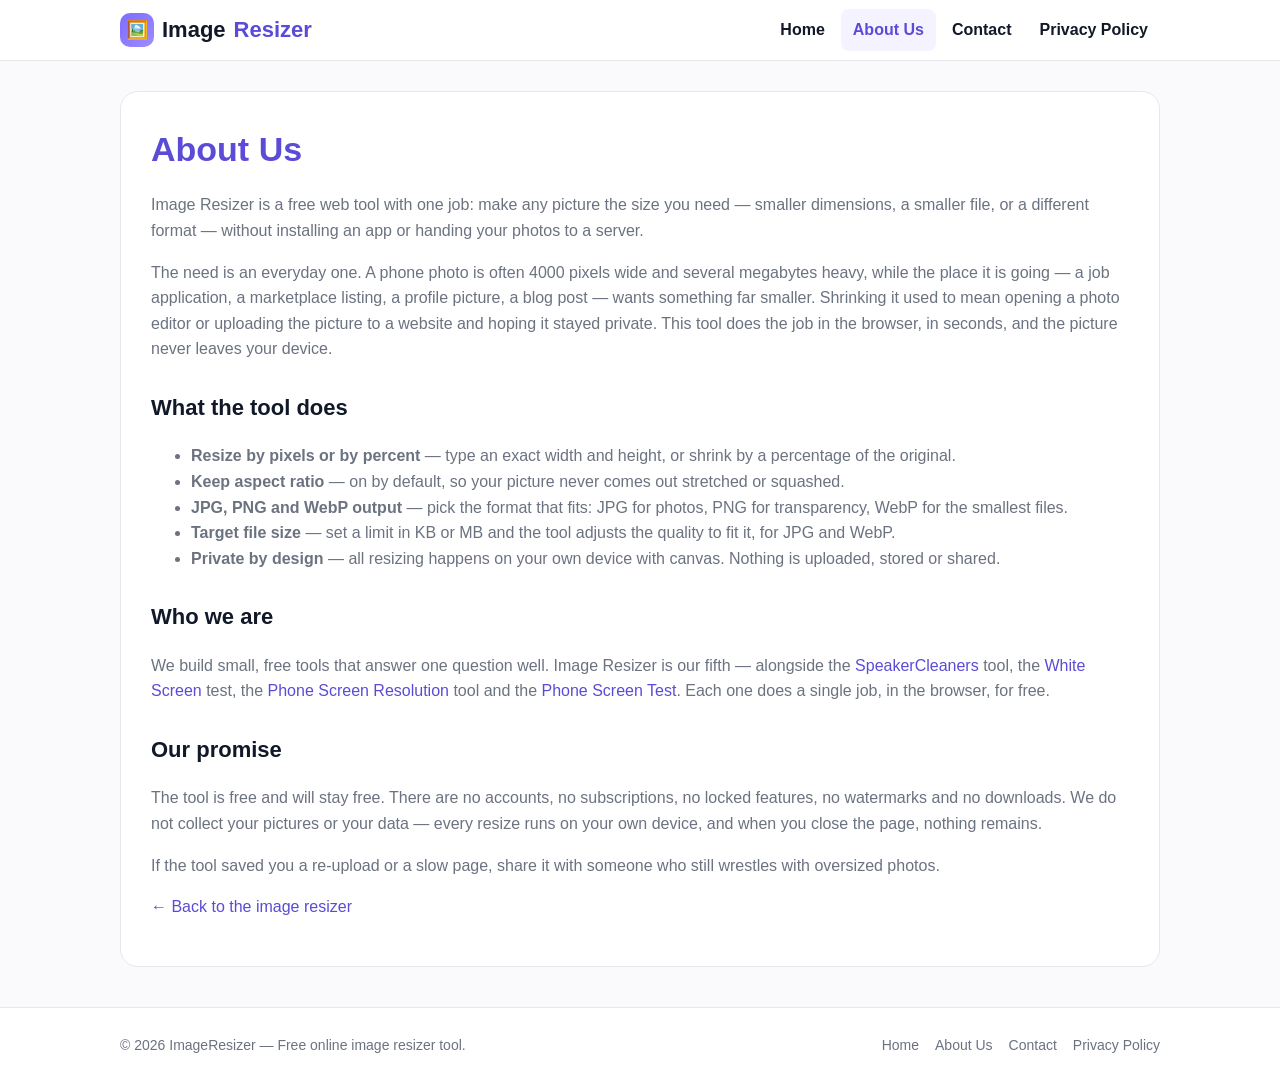
<file: about.html>
<!DOCTYPE html>
<html lang="en">
<head>
<meta charset="UTF-8">
<meta name="viewport" content="width=device-width, initial-scale=1.0">
<title>About Us - Image Resizer</title>
<meta name="description" content="About Image Resizer — a free, private tool that resizes images in your browser. No uploads, no accounts, no storage.">
<meta name="google-site-verification" content="_-BRUVU3ety-sxMiKPLYXIAc3S__Jb0sioMftiq5Fuo" />
<!-- Google tag (gtag.js) -->
<script async src="https://www.googletagmanager.com/gtag/js?id=G-L9E8XYBW71"></script>
<script>
  window.dataLayer = window.dataLayer || [];
  function gtag(){dataLayer.push(arguments);}
  gtag('js', new Date());
  gtag('config', 'G-L9E8XYBW71');
</script>
<link rel="canonical" href="https://simpleimageresizer.github.io/about.html">
<link rel="stylesheet" href="styles.css">
<link rel="icon" href="data:image/svg+xml,<svg xmlns='http://www.w3.org/2000/svg' viewBox='0 0 100 100'><text y='.9em' font-size='90'>🖼️</text></svg>">
</head>
<body>
<header class="site">
  <div class="wrap">
    <a class="logo" href="https://simpleimageresizer.github.io/"><span class="mark">🖼️</span>Image<b> Resizer</b></a>
    <button type="button" class="menu-btn" id="menuBtn" aria-label="Menu" aria-expanded="false"><span></span><span></span><span></span></button>
    <nav class="main">
      <a href="https://simpleimageresizer.github.io/">Home</a>
      <a href="about.html" class="active">About Us</a>
      <a href="contact.html">Contact</a>
      <a href="privacy-policy.html">Privacy Policy</a>
    </nav>
  </div>
</header>
<main class="wrap">
  <div class="page">
    <h1>About Us</h1>
    <p>Image Resizer is a free web tool with one job: make any picture the size you need — smaller dimensions, a smaller file, or a different format — without installing an app or handing your photos to a server.</p>
    <p>The need is an everyday one. A phone photo is often 4000 pixels wide and several megabytes heavy, while the place it is going — a job application, a marketplace listing, a profile picture, a blog post — wants something far smaller. Shrinking it used to mean opening a photo editor or uploading the picture to a website and hoping it stayed private. This tool does the job in the browser, in seconds, and the picture never leaves your device.</p>
    <h2>What the tool does</h2>
    <ul>
      <li><strong>Resize by pixels or by percent</strong> — type an exact width and height, or shrink by a percentage of the original.</li>
      <li><strong>Keep aspect ratio</strong> — on by default, so your picture never comes out stretched or squashed.</li>
      <li><strong>JPG, PNG and WebP output</strong> — pick the format that fits: JPG for photos, PNG for transparency, WebP for the smallest files.</li>
      <li><strong>Target file size</strong> — set a limit in KB or MB and the tool adjusts the quality to fit it, for JPG and WebP.</li>
      <li><strong>Private by design</strong> — all resizing happens on your own device with canvas. Nothing is uploaded, stored or shared.</li>
    </ul>
    <h2>Who we are</h2>
    <p>We build small, free tools that answer one question well. Image Resizer is our fifth — alongside the <a href="https://speakercleaners.github.io/" target="_blank" rel="noopener">SpeakerCleaners</a> tool, the <a href="https://whitescreentest.github.io/" target="_blank" rel="noopener">White Screen</a> test, the <a href="https://phonescreenresolution.github.io/" target="_blank" rel="noopener">Phone Screen Resolution</a> tool and the <a href="https://phonescreentest.github.io/" target="_blank" rel="noopener">Phone Screen Test</a>. Each one does a single job, in the browser, for free.</p>
    <h2>Our promise</h2>
    <p>The tool is free and will stay free. There are no accounts, no subscriptions, no locked features, no watermarks and no downloads. We do not collect your pictures or your data — every resize runs on your own device, and when you close the page, nothing remains.</p>
    <p>If the tool saved you a re-upload or a slow page, share it with someone who still wrestles with oversized photos.</p>
    <p><a href="https://simpleimageresizer.github.io/">&larr; Back to the image resizer</a></p>
  </div>
</main>
<footer class="site">
  <div class="wrap">
    <span>© 2026 ImageResizer — Free online image resizer tool.</span>
    <nav>
      <a href="https://simpleimageresizer.github.io/">Home</a>
      <a href="about.html">About Us</a>
      <a href="contact.html">Contact</a>
      <a href="privacy-policy.html">Privacy Policy</a>
    </nav>
  </div>
</footer>
<script src="app.js"></script>
</body>
</html>
</file>
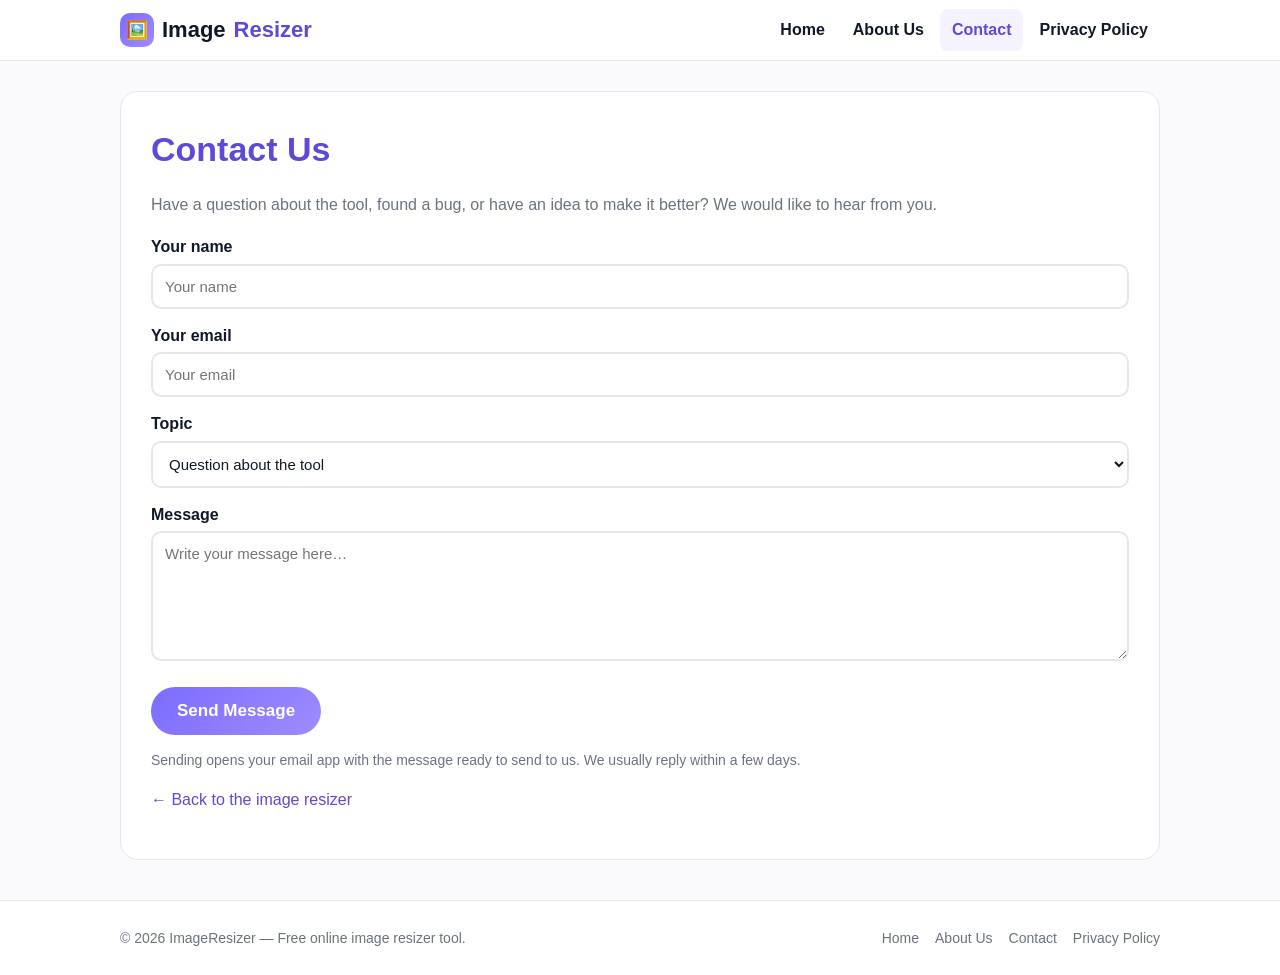
<file: contact.html>
<!DOCTYPE html>
<html lang="en">
<head>
<meta charset="UTF-8">
<meta name="viewport" content="width=device-width, initial-scale=1.0">
<title>Contact Us - Image Resizer</title>
<meta name="description" content="Contact Image Resizer — questions, feedback or suggestions about the free online image resizer tool.">
<meta name="google-site-verification" content="_-BRUVU3ety-sxMiKPLYXIAc3S__Jb0sioMftiq5Fuo" />
<!-- Google tag (gtag.js) -->
<script async src="https://www.googletagmanager.com/gtag/js?id=G-L9E8XYBW71"></script>
<script>
  window.dataLayer = window.dataLayer || [];
  function gtag(){dataLayer.push(arguments);}
  gtag('js', new Date());
  gtag('config', 'G-L9E8XYBW71');
</script>
<link rel="canonical" href="https://simpleimageresizer.github.io/contact.html">
<link rel="stylesheet" href="styles.css">
<link rel="icon" href="data:image/svg+xml,<svg xmlns='http://www.w3.org/2000/svg' viewBox='0 0 100 100'><text y='.9em' font-size='90'>🖼️</text></svg>">
</head>
<body>
<header class="site">
  <div class="wrap">
    <a class="logo" href="https://simpleimageresizer.github.io/"><span class="mark">🖼️</span>Image<b> Resizer</b></a>
    <button type="button" class="menu-btn" id="menuBtn" aria-label="Menu" aria-expanded="false"><span></span><span></span><span></span></button>
    <nav class="main">
      <a href="https://simpleimageresizer.github.io/">Home</a>
      <a href="about.html">About Us</a>
      <a href="contact.html" class="active">Contact</a>
      <a href="privacy-policy.html">Privacy Policy</a>
    </nav>
  </div>
</header>
<main class="wrap">
  <div class="page">
    <h1>Contact Us</h1>
    <p>Have a question about the tool, found a bug, or have an idea to make it better? We would like to hear from you.</p>
    <form class="contact" id="contactForm">
      <label for="name">Your name</label>
      <input type="text" id="name" name="name" placeholder="Your name" required>
      <label for="email">Your email</label>
      <input type="email" id="email" name="email" placeholder="Your email" required>
      <label for="topic">Topic</label>
      <select id="topic" name="topic">
        <option>Question about the tool</option>
        <option>Report a problem</option>
        <option>Suggestion / feedback</option>
        <option>Other</option>
      </select>
      <label for="message">Message</label>
      <textarea id="message" name="message" rows="6" placeholder="Write your message here&hellip;" required></textarea>
      <button type="submit" class="btn-main">Send Message</button>
    </form>
    <p style="color:#6b7280;font-size:14px;margin-top:14px;">Sending opens your email app with the message ready to send to us. We usually reply within a few days.</p>
    <p><a href="https://simpleimageresizer.github.io/">&larr; Back to the image resizer</a></p>
  </div>
</main>
<footer class="site">
  <div class="wrap">
    <span>© 2026 ImageResizer — Free online image resizer tool.</span>
    <nav>
      <a href="https://simpleimageresizer.github.io/">Home</a>
      <a href="about.html">About Us</a>
      <a href="contact.html">Contact</a>
      <a href="privacy-policy.html">Privacy Policy</a>
    </nav>
  </div>
</footer>
<script>
document.getElementById('contactForm').addEventListener('submit', function (e) {
  e.preventDefault();
  var name = document.getElementById('name').value.trim();
  var email = document.getElementById('email').value.trim();
  var topic = document.getElementById('topic').value;
  var message = document.getElementById('message').value.trim();
  var subject = encodeURIComponent('ImageResizer — ' + topic + ' (from ' + name + ')');
  var body = encodeURIComponent(message + '\n\n— ' + name + ' (' + email + ')');
  window.location.href = 'mailto:imosmanshahid@gmail.com?subject=' + subject + '&body=' + body;
});
</script>
<script src="app.js"></script>
</body>
</html>
</file>
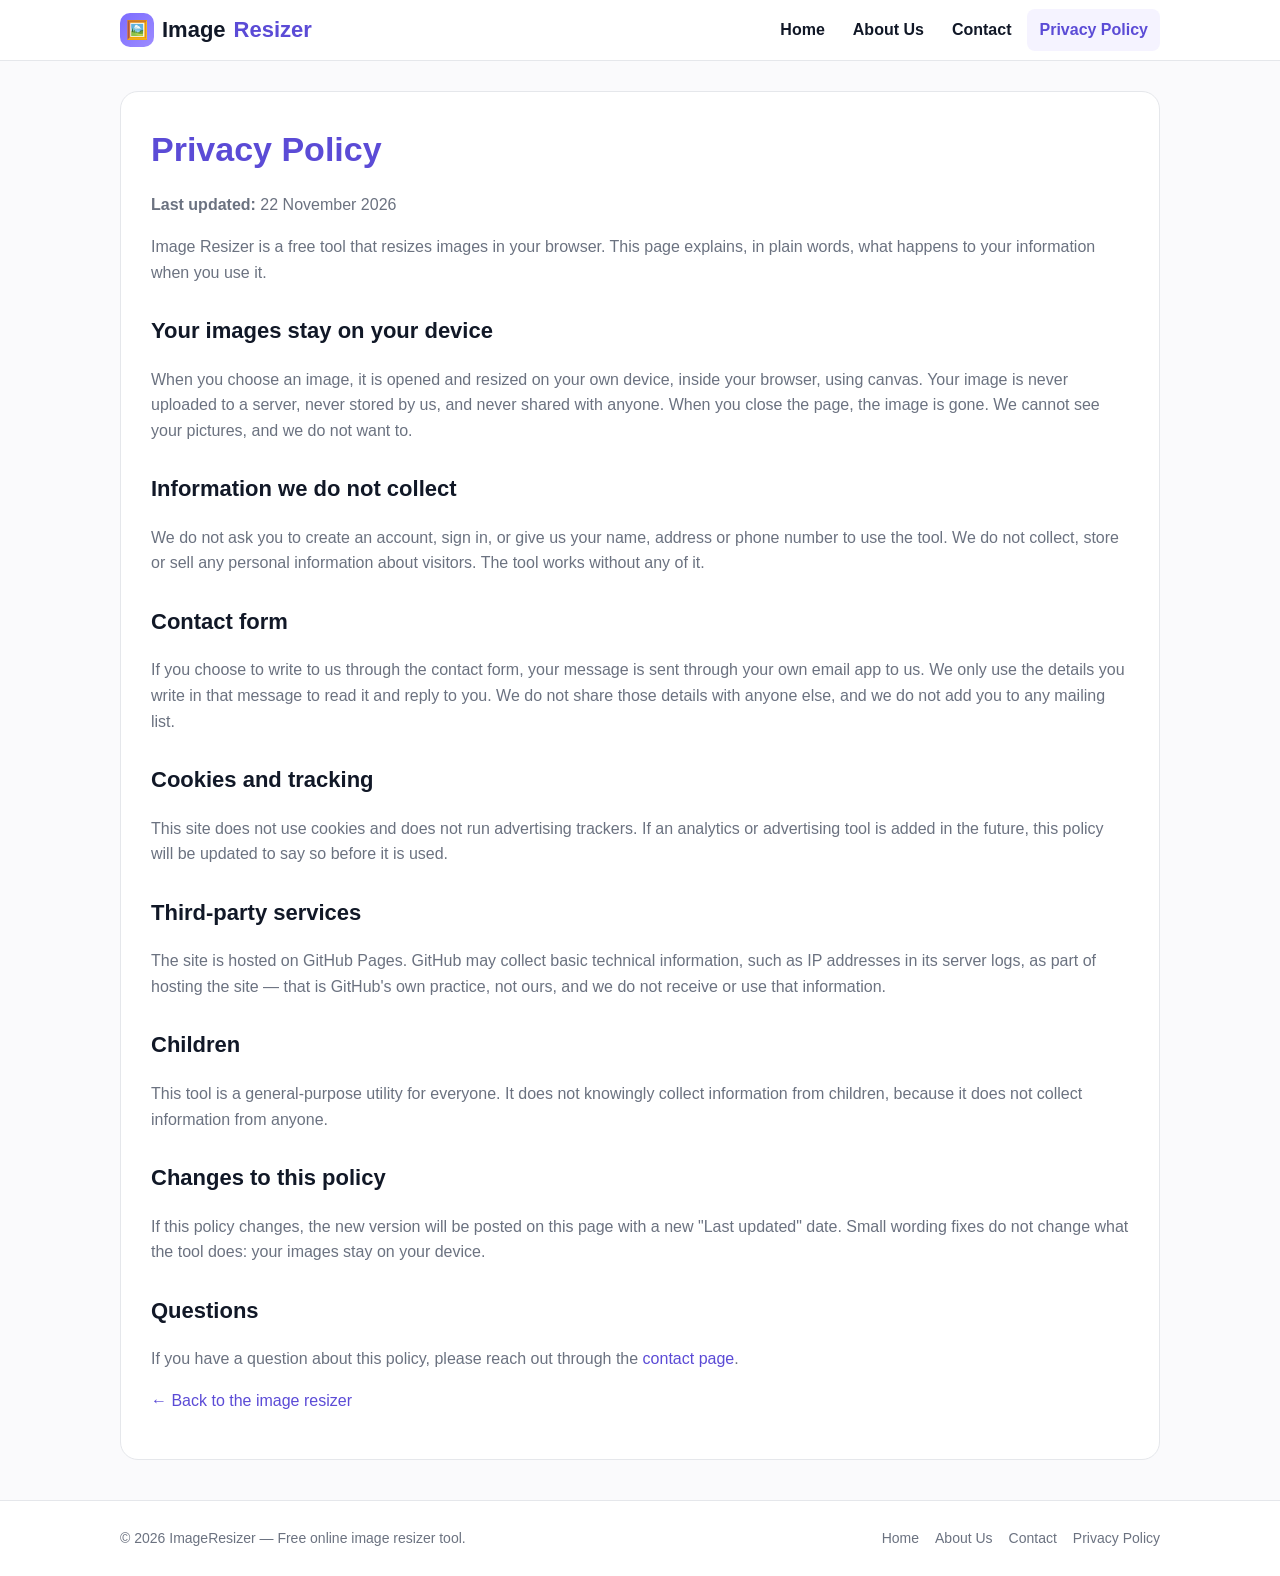
<file: privacy-policy.html>
<!DOCTYPE html>
<html lang="en">
<head>
<meta charset="UTF-8">
<meta name="viewport" content="width=device-width, initial-scale=1.0">
<title>Privacy Policy - Image Resizer</title>
<meta name="description" content="Privacy Policy for Image Resizer — your images are resized in your browser and never uploaded, stored or shared.">
<meta name="google-site-verification" content="_-BRUVU3ety-sxMiKPLYXIAc3S__Jb0sioMftiq5Fuo" />
<!-- Google tag (gtag.js) -->
<script async src="https://www.googletagmanager.com/gtag/js?id=G-L9E8XYBW71"></script>
<script>
  window.dataLayer = window.dataLayer || [];
  function gtag(){dataLayer.push(arguments);}
  gtag('js', new Date());
  gtag('config', 'G-L9E8XYBW71');
</script>
<link rel="canonical" href="https://simpleimageresizer.github.io/privacy-policy.html">
<link rel="stylesheet" href="styles.css">
<link rel="icon" href="data:image/svg+xml,<svg xmlns='http://www.w3.org/2000/svg' viewBox='0 0 100 100'><text y='.9em' font-size='90'>🖼️</text></svg>">
</head>
<body>
<header class="site">
  <div class="wrap">
    <a class="logo" href="https://simpleimageresizer.github.io/"><span class="mark">🖼️</span>Image<b> Resizer</b></a>
    <button type="button" class="menu-btn" id="menuBtn" aria-label="Menu" aria-expanded="false"><span></span><span></span><span></span></button>
    <nav class="main">
      <a href="https://simpleimageresizer.github.io/">Home</a>
      <a href="about.html">About Us</a>
      <a href="contact.html">Contact</a>
      <a href="privacy-policy.html" class="active">Privacy Policy</a>
    </nav>
  </div>
</header>
<main class="wrap">
  <div class="page">
    <h1>Privacy Policy</h1>
    <p><strong>Last updated:</strong> 22 November 2026</p>
    <p>Image Resizer is a free tool that resizes images in your browser. This page explains, in plain words, what happens to your information when you use it.</p>

    <h2>Your images stay on your device</h2>
    <p>When you choose an image, it is opened and resized on your own device, inside your browser, using canvas. Your image is never uploaded to a server, never stored by us, and never shared with anyone. When you close the page, the image is gone. We cannot see your pictures, and we do not want to.</p>

    <h2>Information we do not collect</h2>
    <p>We do not ask you to create an account, sign in, or give us your name, address or phone number to use the tool. We do not collect, store or sell any personal information about visitors. The tool works without any of it.</p>

    <h2>Contact form</h2>
    <p>If you choose to write to us through the contact form, your message is sent through your own email app to us. We only use the details you write in that message to read it and reply to you. We do not share those details with anyone else, and we do not add you to any mailing list.</p>

    <h2>Cookies and tracking</h2>
    <p>This site does not use cookies and does not run advertising trackers. If an analytics or advertising tool is added in the future, this policy will be updated to say so before it is used.</p>

    <h2>Third-party services</h2>
    <p>The site is hosted on GitHub Pages. GitHub may collect basic technical information, such as IP addresses in its server logs, as part of hosting the site — that is GitHub's own practice, not ours, and we do not receive or use that information.</p>

    <h2>Children</h2>
    <p>This tool is a general-purpose utility for everyone. It does not knowingly collect information from children, because it does not collect information from anyone.</p>

    <h2>Changes to this policy</h2>
    <p>If this policy changes, the new version will be posted on this page with a new "Last updated" date. Small wording fixes do not change what the tool does: your images stay on your device.</p>

    <h2>Questions</h2>
    <p>If you have a question about this policy, please reach out through the <a href="contact.html">contact page</a>.</p>
    <p><a href="https://simpleimageresizer.github.io/">&larr; Back to the image resizer</a></p>
  </div>
</main>
<footer class="site">
  <div class="wrap">
    <span>© 2026 ImageResizer — Free online image resizer tool.</span>
    <nav>
      <a href="https://simpleimageresizer.github.io/">Home</a>
      <a href="about.html">About Us</a>
      <a href="contact.html">Contact</a>
      <a href="privacy-policy.html">Privacy Policy</a>
    </nav>
  </div>
</footer>
<script src="app.js"></script>
</body>
</html>
</file>
<file: styles.css>
/* Image Resizer — purple accent, clean light theme. */
:root {
  --bg: #fafafc;
  --panel: #ffffff;
  --panel2: #f5f3ff;
  --line: #e5e7eb;
  --line-dark: #d1d5db;
  --text: #111827;
  --muted: #6b7280;
  --accent: #7c6cff;
  --accent2: #9d8cff;
  --accent-dark: #5b4bd6;
}
* { box-sizing: border-box; }
html { scroll-behavior: smooth; }
body {
  margin: 0;
  font-family: -apple-system, BlinkMacSystemFont, "Segoe UI", Roboto, Helvetica, Arial, sans-serif;
  color: var(--text);
  background: var(--bg);
  line-height: 1.6;
}
a { color: var(--accent-dark); text-decoration: none; }
a:hover { text-decoration: underline; }
.wrap { max-width: 1080px; margin: 0 auto; padding: 0 20px; }

/* Header */
header.site { background: #fff; border-bottom: 1px solid var(--line); position: sticky; top: 0; z-index: 10; }
header.site .wrap { display: flex; align-items: center; justify-content: space-between; min-height: 60px; }
.logo { font-size: 22px; font-weight: 800; color: var(--text); display: flex; align-items: center; gap: 8px; }
.logo:hover { text-decoration: none; }
.logo .mark { width: 34px; height: 34px; border-radius: 10px; background: linear-gradient(135deg, var(--accent), var(--accent2)); color: #fff; display: inline-flex; align-items: center; justify-content: center; font-size: 18px; }
.logo b { color: var(--accent-dark); font-weight: 800; }
nav.main { display: flex; gap: 4px; flex-wrap: wrap; }
nav.main a { color: var(--text); font-weight: 600; padding: 8px 12px; border-radius: 8px; }
nav.main a:hover, nav.main a.active { background: var(--panel2); color: var(--accent-dark); text-decoration: none; }
.menu-btn { display: none; }

/* Hero + H1 */
.hero { text-align: center; padding: 40px 20px 6px; }
.hero h1 { font-size: 46px; line-height: 1.15; margin: 0 0 10px; color: var(--accent-dark); }
.hero p.lede { font-size: 18px; color: var(--muted); max-width: 660px; margin: 0 auto 26px; }

/* ---------- Image Resizer tool ---------- */
.tool-card {
  background: #fff; border: 1px solid var(--line); border-radius: 16px;
  padding: 28px; max-width: 920px; margin: 0 auto 10px;
  box-shadow: 0 1px 3px rgba(17, 24, 39, .05);
}
.drop-zone {
  border: 1.5px dashed var(--line-dark); border-radius: 12px;
  padding: 44px 20px 40px; text-align: center; cursor: pointer;
  transition: border-color .15s, background .15s;
}
.drop-zone:hover { border-color: var(--accent); }
.drop-zone.drag-over { border-color: var(--accent); background: var(--panel2); }
.drop-zone:focus-visible { outline: 2px solid var(--accent); outline-offset: 2px; }
.drop-icon {
  width: 56px; height: 56px; border-radius: 999px; background: #e5e7eb;
  display: inline-flex; align-items: center; justify-content: center; margin-bottom: 14px;
}
.drop-zone p.drop-text { margin: 0 0 18px; color: var(--muted); font-size: 16px; }
.btn-purple {
  display: inline-block; border: 0; cursor: pointer; padding: 12px 28px; border-radius: 8px;
  font-size: 16px; font-weight: 700; color: #fff; background: var(--accent); font-family: inherit;
}
.btn-purple:hover { background: #6a5cff; }
.btn-purple:disabled { background: #c7c2f5; cursor: not-allowed; }
.file-info {
  display: none; align-items: center; gap: 14px; margin-top: 18px;
  border: 1px solid var(--line); border-radius: 12px; padding: 12px 14px; text-align: left;
}
.file-info.show { display: flex; }
.file-info img { width: 72px; height: 72px; object-fit: contain; border-radius: 8px; background: #f3f4f6; flex: none; }
.file-info .file-name { font-weight: 700; word-break: break-all; }
.file-info .file-meta { color: var(--muted); font-size: 14px; margin-top: 2px; }

/* Draggable crop box */
.crop-stage-wrap { display: none; margin-top: 18px; text-align: center; }
.crop-stage-wrap.show { display: block; }
.crop-stage { display: inline-block; position: relative; overflow: hidden; line-height: 0; border-radius: 12px; max-width: 100%; }
.crop-stage img { display: block; max-width: 100%; max-height: 480px; user-select: none; -webkit-user-drag: none; }
.crop-box {
  position: absolute; border: 2px solid var(--accent); border-radius: 2px;
  box-shadow: 0 0 0 9999px rgba(17, 24, 39, .55);
  cursor: grab; touch-action: none; line-height: normal;
}
.crop-box.dragging { cursor: grabbing; }
.crop-handle { position: absolute; width: 14px; height: 14px; background: #fff; border: 2px solid var(--accent); border-radius: 3px; }
.crop-handle.tl { top: 4px; left: 4px; }
.crop-handle.tr { top: 4px; right: 4px; }
.crop-handle.bl { bottom: 4px; left: 4px; }
.crop-handle.br { bottom: 4px; right: 4px; }
.crop-caption { margin: 12px 0 0; font-size: 14px; color: var(--muted); text-align: left; }
.tool-divider { border-top: 1px solid var(--line); margin: 26px -28px 0; }
.settings { padding-top: 4px; }
.setting-row { display: flex; align-items: flex-start; gap: 20px; padding: 18px 0; border-bottom: 1px solid #f0f0f4; }
.setting-row > label, .setting-row .setting-label { width: 220px; flex: none; font-weight: 700; padding-top: 10px; }
.setting-controls { flex: 1; min-width: 0; }
.dim-inputs { display: flex; align-items: center; gap: 10px; flex-wrap: wrap; }
.dim-inputs .times { color: var(--muted); font-size: 18px; }
.tool-card input[type="number"], .tool-card select {
  padding: 11px 12px; border: 1.5px solid var(--line-dark); border-radius: 8px;
  font-size: 15px; font-family: inherit; background: #fff; color: var(--text);
}
.tool-card input[type="number"]:focus, .tool-card select:focus { outline: none; border-color: var(--accent); }
.dim-inputs input[type="number"] { width: 120px; }
.dim-inputs select { width: 110px; }
.setting-controls select.wide { width: 100%; max-width: 340px; }
.target-inputs { display: flex; align-items: center; gap: 10px; flex-wrap: wrap; }
.target-inputs input[type="number"] { width: 100%; max-width: 340px; flex: 1; min-width: 180px; }
.target-inputs select { width: 100px; }
.keep-aspect { display: flex; align-items: center; gap: 8px; margin-top: 10px; font-size: 14px; color: var(--muted); cursor: pointer; }
.keep-aspect input { accent-color: var(--accent); width: 16px; height: 16px; cursor: pointer; }
.help-icon {
  display: inline-flex; width: 18px; height: 18px; border-radius: 50%; background: #e5e7eb;
  color: #6b7280; font-size: 12px; font-weight: 700; align-items: center; justify-content: center;
  cursor: help; position: relative; margin-left: 6px; vertical-align: 1px;
}
.help-icon .help-tip {
  display: none; position: absolute; left: 50%; bottom: calc(100% + 8px); transform: translateX(-50%);
  width: 240px; background: #111827; color: #fff; font-size: 13px; font-weight: 400; line-height: 1.5;
  border-radius: 8px; padding: 10px 12px; z-index: 5; text-align: left;
}
.help-icon:hover .help-tip, .help-icon:focus .help-tip { display: block; }
.resize-action { text-align: center; padding: 26px 0 4px; }
.resize-btn { width: 100%; padding: 16px; font-size: 18px; border-radius: 10px; }
.resize-hint { color: var(--muted); font-size: 14px; margin: 10px 0 0; }
.error-box {
  display: none; background: #fef2f2; border: 1px solid #fecaca; color: #b91c1c;
  border-radius: 10px; padding: 12px 14px; margin-top: 16px; font-size: 15px;
}
.error-box.show { display: block; }
.result { display: none; margin-top: 26px; border-top: 1px solid var(--line); padding-top: 24px; text-align: center; }
.result.show { display: block; }
.result h3 { margin: 0 0 12px; font-size: 20px; color: var(--text); }
.result img { max-width: 100%; max-height: 320px; border: 1px solid var(--line); border-radius: 12px; }
.result-meta { color: var(--muted); margin: 12px 0 4px; font-size: 15px; }
.result-note {
  display: none; font-size: 14px; color: #92400e; background: #fffbeb; border: 1px solid #fde68a;
  border-radius: 8px; padding: 10px 12px; margin: 12px auto 0; max-width: 560px; text-align: left;
}
.result-note.show { display: block; }
.result-actions { display: flex; gap: 12px; justify-content: center; align-items: center; flex-wrap: wrap; margin-top: 16px; }
.link-btn {
  background: none; border: 0; color: var(--accent-dark); font-weight: 700; cursor: pointer;
  font-size: 15px; font-family: inherit; padding: 12px 6px;
}
.link-btn:hover { text-decoration: underline; }

/* Content sections */
section.block { padding: 26px 0; }
section.block h2 { font-size: 28px; margin: 0 0 8px; color: var(--text); }
section.block > p.intro { color: var(--muted); margin-top: 0; }
section.block p, section.block li { color: var(--muted); }
.cards { display: grid; grid-template-columns: repeat(auto-fit, minmax(260px, 1fr)); gap: 14px; margin-top: 16px; }
.card { background: var(--panel); border: 1px solid var(--line); border-radius: 14px; padding: 18px; }
.card h3 { margin: 0 0 6px; font-size: 18px; color: var(--text); }
.card p { margin: 0; color: var(--muted); font-size: 15px; }
.steps { counter-reset: step; list-style: none; padding: 0; margin: 16px 0 0; display: grid; gap: 12px; }
.steps li { background: var(--panel); border: 1px solid var(--line); border-radius: 14px; padding: 16px 16px 16px 60px; position: relative; }
.steps li::before {
  counter-increment: step; content: counter(step);
  position: absolute; left: 16px; top: 16px; width: 30px; height: 30px; border-radius: 50%;
  background: linear-gradient(135deg, var(--accent), var(--accent2)); color: #fff; font-weight: 800; display: flex; align-items: center; justify-content: center;
}
.steps h3 { margin: 0 0 4px; font-size: 17px; color: var(--text); }
.steps p { margin: 0; color: var(--muted); font-size: 15px; }
table.compare { width: 100%; border-collapse: collapse; background: var(--panel); border-radius: 14px; overflow: hidden; font-size: 15px; }
table.compare th, table.compare td { border: 1px solid var(--line); padding: 10px 12px; text-align: left; }
table.compare th { background: var(--panel2); color: var(--text); }
table.compare td { color: var(--muted); }
table.compare td:first-child { font-weight: 700; color: var(--text); }
.tips { margin: 8px 0 0; padding-left: 22px; }
.tips li { margin-bottom: 8px; }
.faq details { background: var(--panel); border: 1px solid var(--line); border-radius: 12px; padding: 14px 16px; margin-bottom: 10px; }
.faq summary { font-weight: 700; cursor: pointer; font-size: 16px; color: var(--text); }
.faq p { color: var(--muted); margin: 8px 0 0; }
.cta { text-align: center; background: linear-gradient(135deg, var(--accent), var(--accent2)); color: #fff; border-radius: 20px; padding: 34px 20px; margin: 30px 0; }
.cta h2 { margin: 0 0 8px; color: #fff; }
.cta p { margin: 0 0 18px; color: rgba(255,255,255,.9); }
.cta a.btn { background: #fff; color: var(--accent-dark); font-weight: 800; padding: 12px 26px; border-radius: 999px; display: inline-block; }
.cta a.btn:hover { text-decoration: none; }

/* Sub pages */
.page { background: var(--panel); border: 1px solid var(--line); border-radius: 18px; padding: 30px; margin: 30px 0 40px; }
.page h1 { font-size: 34px; margin: 0 0 12px; color: var(--accent-dark); }
.page h2 { font-size: 22px; margin-top: 28px; color: var(--text); }
.page p, .page li { color: var(--muted); }
form.contact label { display: block; font-weight: 700; margin: 14px 0 4px; color: var(--text); }
form.contact input, form.contact textarea, form.contact select {
  width: 100%; padding: 12px; border: 2px solid var(--line); border-radius: 10px;
  font-family: inherit; font-size: 15px; background: #fff; color: var(--text);
}
form.contact input:focus, form.contact textarea:focus { outline: none; border-color: var(--accent); }
form.contact button { margin-top: 18px; }

/* Footer */
footer.site { border-top: 1px solid var(--line); background: #fff; padding: 26px 0; margin-top: 20px; }
footer.site .wrap { display: flex; justify-content: space-between; gap: 16px; flex-wrap: wrap; color: var(--muted); font-size: 14px; }
footer.site nav { display: flex; gap: 16px; flex-wrap: wrap; }
footer.site nav a { color: var(--muted); }

/* Shared buttons (contact form) */
.btn-main {
  display: inline-block; border: 0; cursor: pointer; padding: 14px 26px; border-radius: 999px;
  font-size: 17px; font-weight: 800; color: #fff;
  background: linear-gradient(135deg, var(--accent), var(--accent2)); font-family: inherit;
}
.btn-main:hover { opacity: .92; }

@media (max-width: 820px) {
  .hero h1 { font-size: 34px; }
  header.site .wrap { position: relative; }
  .menu-btn { display: flex; flex-direction: column; justify-content: center; gap: 5px; width: 40px; height: 40px; padding: 9px; background: none; border: 0; cursor: pointer; }
  .menu-btn span { display: block; height: 3px; background: var(--text); border-radius: 2px; transition: transform .2s, opacity .2s; }
  .menu-btn.open span:nth-child(1) { transform: translateY(8px) rotate(45deg); }
  .menu-btn.open span:nth-child(2) { opacity: 0; }
  .menu-btn.open span:nth-child(3) { transform: translateY(-8px) rotate(-45deg); }
  nav.main { display: none; }
  nav.main.open { display: flex; flex-direction: column; position: absolute; top: 100%; left: 0; right: 0; background: #fff; border-bottom: 1px solid var(--line); padding: 10px 20px 14px; gap: 2px; }
  nav.main.open a { padding: 10px 12px; }
  .tool-card { padding: 20px 16px; }
  .tool-divider { margin-left: -16px; margin-right: -16px; }
  .setting-row { flex-direction: column; gap: 8px; }
  .setting-row > label, .setting-row .setting-label { width: auto; padding-top: 0; }
  .dim-inputs input[type="number"] { width: 110px; }
  .drop-zone { padding: 32px 14px 28px; }
}
</file>
